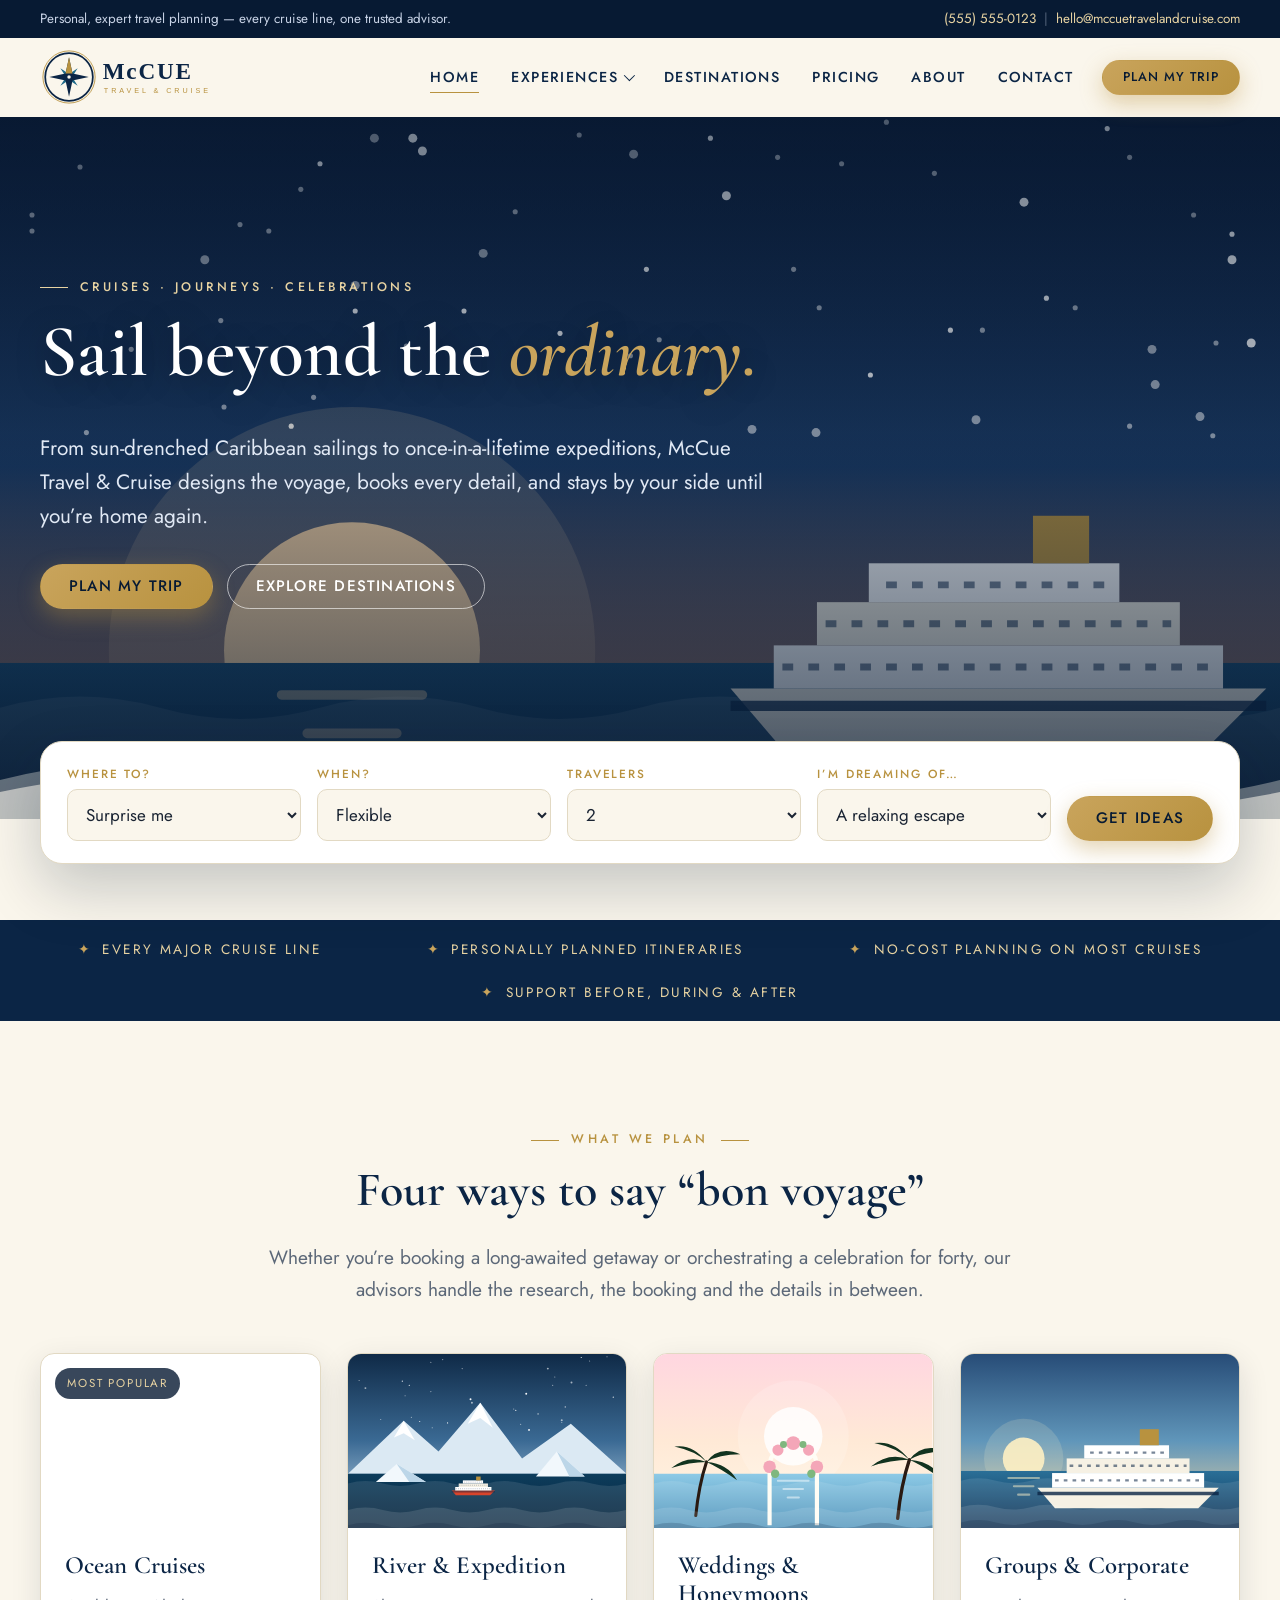
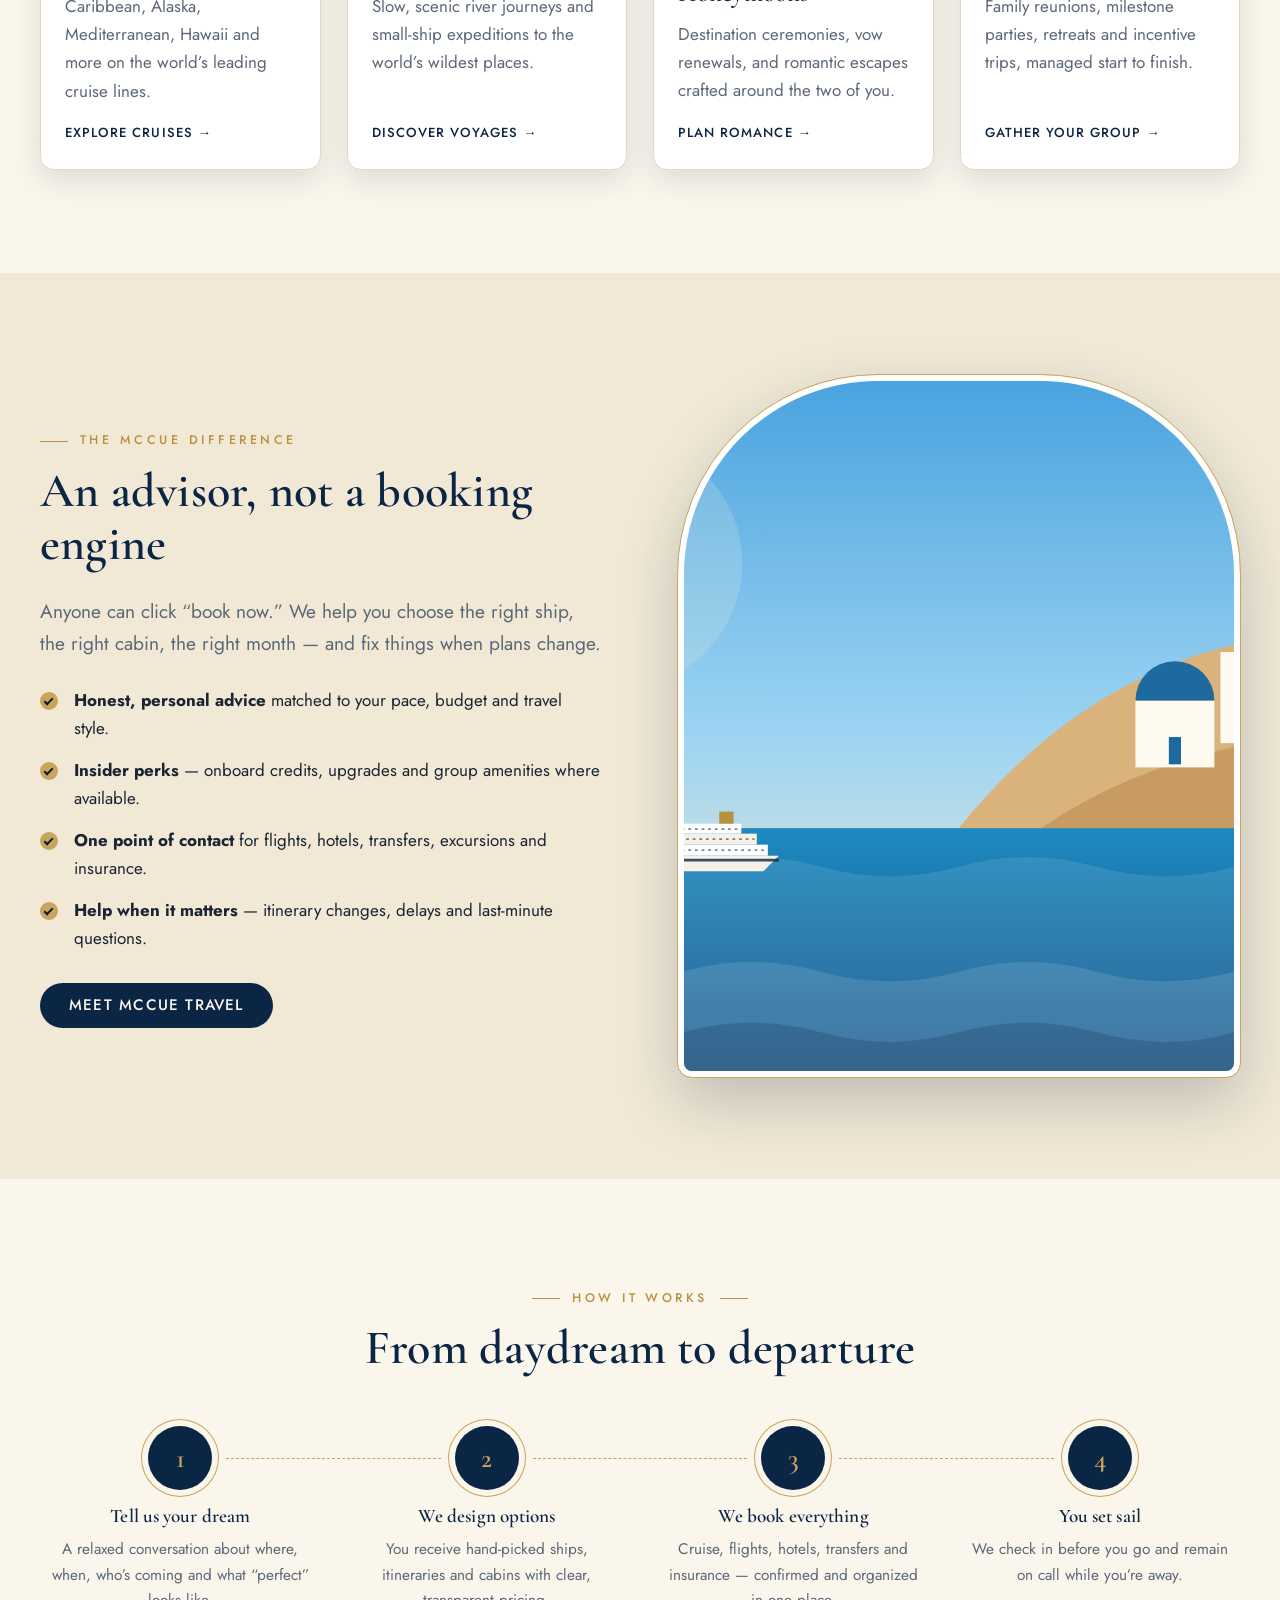
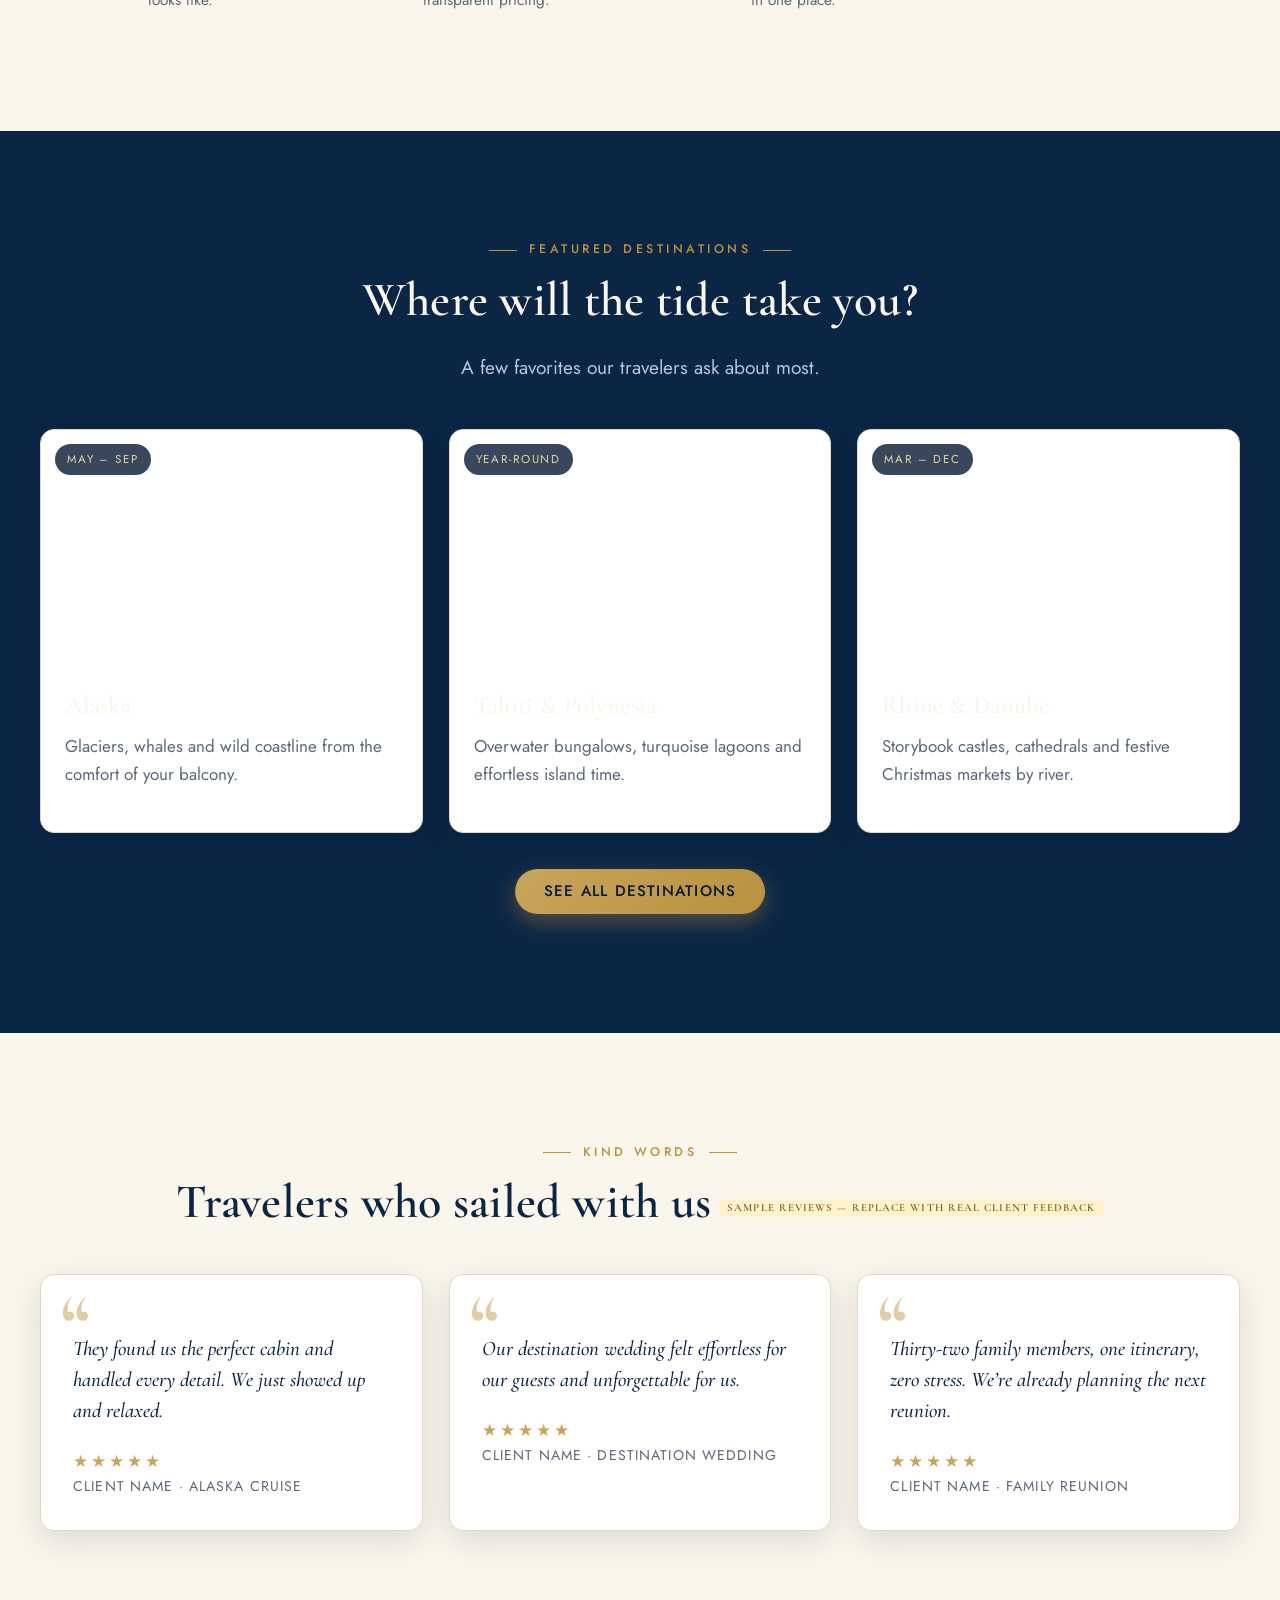
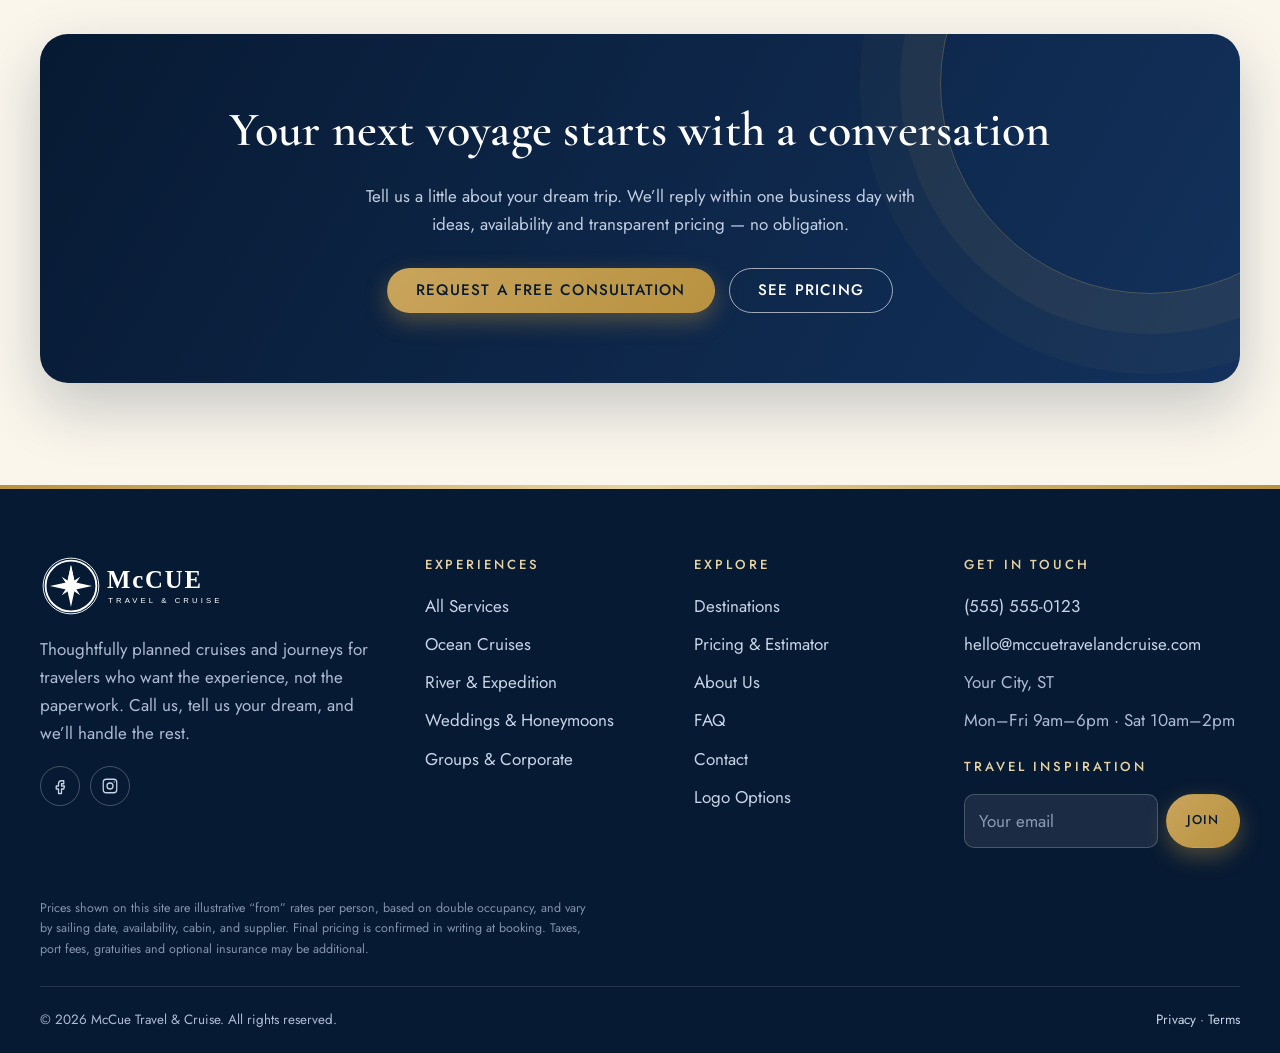
<file: index.html>
<!doctype html>
<html lang="en">
<head>
<meta charset="utf-8">
<meta name="viewport" content="width=device-width,initial-scale=1">
<title>McCue Travel &amp; Cruise | Personally Planned Cruises &amp; Journeys</title>
<meta name="description" content="McCue Travel &amp; Cruise plans ocean cruises, river and expedition voyages, destination weddings and honeymoons, and group travel — with one trusted advisor from first idea to final farewell.">
<meta name="theme-color" content="#0b2545">
<meta property="og:title" content="McCue Travel &amp; Cruise">
<meta property="og:description" content="Personally planned cruises and journeys, from first idea to final farewell.">
<meta property="og:type" content="website">
<link rel="icon" href="assets/favicon.svg" type="image/svg+xml">
<link rel="preconnect" href="https://fonts.googleapis.com">
<link rel="preconnect" href="https://fonts.gstatic.com" crossorigin>
<link href="https://fonts.googleapis.com/css2?family=Cormorant+Garamond:ital,wght@0,500;0,600;0,700;1,500;1,600&family=Jost:wght@300;400;500;600&display=swap" rel="stylesheet">
<link rel="stylesheet" href="assets/css/styles.css">
<script src="assets/js/main.js" defer></script>
<script type="application/ld+json">
{"@context":"https://schema.org","@type":"TravelAgency","name":"McCue Travel & Cruise","description":"Cruise and travel planning: ocean cruises, river and expedition voyages, destination weddings, honeymoons and group travel.","url":"https://www.example.com/"}
</script>
</head>
<body>
<header id="site-header"></header>

<main id="main">
  <!-- HERO -->
  <section class="hero">
    <div class="scene" data-scene="hero"></div>
    <div class="container">
      <div class="hero-inner">
        <span class="eyebrow">Cruises · Journeys · Celebrations</span>
        <h1>Sail beyond the <em>ordinary.</em></h1>
        <p class="lead">From sun-drenched Caribbean sailings to once-in-a-lifetime expeditions, McCue Travel &amp; Cruise designs the voyage, books every detail, and stays by your side until you’re home again.</p>
        <div class="hero-actions">
          <a class="btn btn-primary" href="contact.html">Plan My Trip</a>
          <a class="btn btn-ghost" href="destinations.html">Explore Destinations</a>
        </div>
      </div>
    </div>
    <div class="hero-waves" aria-hidden="true"></div>
  </section>

  <!-- QUICK ENQUIRY -->
  <div class="quickbar container">
    <form id="quickbar-form" aria-label="Start your trip request">
      <div><label for="q-dest">Where to?</label>
        <select id="q-dest" name="destination">
          <option value="">Surprise me</option>
          <option>Caribbean &amp; Bahamas</option><option>Alaska</option><option>Mediterranean</option>
          <option>Greek Isles</option><option>Mexican Riviera</option><option>Hawaii</option>
          <option>Norwegian Fjords</option><option>Rhine &amp; Danube River</option>
          <option>Galápagos</option><option>Antarctica</option><option>Tahiti &amp; French Polynesia</option>
        </select></div>
      <div><label for="q-month">When?</label>
        <select id="q-month" name="month">
          <option value="">Flexible</option><option>Next 3 months</option><option>3–6 months out</option>
          <option>6–12 months out</option><option>More than a year out</option>
        </select></div>
      <div><label for="q-trav">Travelers</label>
        <select id="q-trav" name="travelers">
          <option>2</option><option>1</option><option>3–4</option><option>5–8</option><option>9+ (group)</option>
        </select></div>
      <div><label for="q-style">I’m dreaming of…</label>
        <select id="q-style" name="style">
          <option>A relaxing escape</option><option>A bucket-list adventure</option><option>A wedding or honeymoon</option><option>A family or group getaway</option>
        </select></div>
      <button class="btn btn-primary" type="submit">Get Ideas</button>
    </form>
  </div>

  <!-- TRUST STRIP -->
  <div class="strip" style="margin-top:56px"><div class="container">
    <span>Every major cruise line</span><span>Personally planned itineraries</span><span>No-cost planning on most cruises</span><span>Support before, during &amp; after</span>
  </div></div>

  <!-- EXPERIENCES -->
  <section class="section">
    <div class="container">
      <div class="center reveal">
        <span class="eyebrow">What we plan</span>
        <h2>Four ways to say “bon voyage”</h2>
        <p class="lead">Whether you’re booking a long-awaited getaway or orchestrating a celebration for forty, our advisors handle the research, the booking and the details in between.</p>
      </div>
      <div class="grid g4" style="margin-top:48px">
        <article class="card reveal"><div class="scene" data-scene="caribbean"><span class="badge">Most popular</span></div>
          <div class="body"><h3>Ocean Cruises</h3><p>Caribbean, Alaska, Mediterranean, Hawaii and more on the world’s leading cruise lines.</p><a class="more" href="ocean-cruises.html">Explore cruises</a></div></article>
        <article class="card reveal d1"><div class="scene" data-scene="expedition"></div>
          <div class="body"><h3>River &amp; Expedition</h3><p>Slow, scenic river journeys and small-ship expeditions to the world’s wildest places.</p><a class="more" href="river-expedition.html">Discover voyages</a></div></article>
        <article class="card reveal d2"><div class="scene" data-scene="wedding"></div>
          <div class="body"><h3>Weddings &amp; Honeymoons</h3><p>Destination ceremonies, vow renewals, and romantic escapes crafted around the two of you.</p><a class="more" href="weddings-honeymoons.html">Plan romance</a></div></article>
        <article class="card reveal d3"><div class="scene" data-scene="group"></div>
          <div class="body"><h3>Groups &amp; Corporate</h3><p>Family reunions, milestone parties, retreats and incentive trips, managed start to finish.</p><a class="more" href="groups-corporate.html">Gather your group</a></div></article>
      </div>
    </div>
  </section>

  <!-- WHY US -->
  <section class="section alt">
    <div class="container split">
      <div class="reveal">
        <span class="eyebrow">The McCue difference</span>
        <h2>An advisor, not a booking engine</h2>
        <p class="lead">Anyone can click “book now.” We help you choose the right ship, the right cabin, the right month — and fix things when plans change.</p>
        <ul class="ticks">
          <li><strong>Honest, personal advice</strong> matched to your pace, budget and travel style.</li>
          <li><strong>Insider perks</strong> — onboard credits, upgrades and group amenities where available.</li>
          <li><strong>One point of contact</strong> for flights, hotels, transfers, excursions and insurance.</li>
          <li><strong>Help when it matters</strong> — itinerary changes, delays and last-minute questions.</li>
        </ul>
        <a class="btn btn-navy" href="about.html">Meet McCue Travel</a>
      </div>
      <div class="frame reveal d1"><div class="scene" data-scene="mediterranean" style="height:100%"></div></div>
    </div>
  </section>

  <!-- PROCESS -->
  <section class="section">
    <div class="container">
      <div class="center reveal"><span class="eyebrow">How it works</span><h2>From daydream to departure</h2></div>
      <div class="steps" style="margin-top:50px">
        <div class="step reveal"><h4>Tell us your dream</h4><p>A relaxed conversation about where, when, who’s coming and what “perfect” looks like.</p></div>
        <div class="step reveal d1"><h4>We design options</h4><p>You receive hand-picked ships, itineraries and cabins with clear, transparent pricing.</p></div>
        <div class="step reveal d2"><h4>We book everything</h4><p>Cruise, flights, hotels, transfers and insurance — confirmed and organized in one place.</p></div>
        <div class="step reveal d3"><h4>You set sail</h4><p>We check in before you go and remain on call while you’re away.</p></div>
      </div>
    </div>
  </section>

  <!-- DESTINATIONS TEASER -->
  <section class="section dark">
    <div class="container">
      <div class="center reveal"><span class="eyebrow">Featured destinations</span><h2>Where will the tide take you?</h2><p class="lead">A few favorites our travelers ask about most.</p></div>
      <div class="grid g3" style="margin-top:46px">
        <a class="card reveal" href="destinations.html" style="text-decoration:none"><div class="scene" data-scene="alaska"><span class="badge">May – Sep</span></div><div class="body"><h3>Alaska</h3><p>Glaciers, whales and wild coastline from the comfort of your balcony.</p></div></a>
        <a class="card reveal d1" href="destinations.html" style="text-decoration:none"><div class="scene" data-scene="polynesia"><span class="badge">Year-round</span></div><div class="body"><h3>Tahiti &amp; Polynesia</h3><p>Overwater bungalows, turquoise lagoons and effortless island time.</p></div></a>
        <a class="card reveal d2" href="destinations.html" style="text-decoration:none"><div class="scene" data-scene="river"><span class="badge">Mar – Dec</span></div><div class="body"><h3>Rhine &amp; Danube</h3><p>Storybook castles, cathedrals and festive Christmas markets by river.</p></div></a>
      </div>
      <p class="center" style="margin-top:36px"><a class="btn btn-primary" href="destinations.html">See all destinations</a></p>
    </div>
  </section>

  <!-- TESTIMONIALS (SAMPLE) -->
  <section class="section">
    <div class="container">
      <div class="center reveal"><span class="eyebrow">Kind words</span><h2>Travelers who sailed with us<span class="sample-tag">Sample reviews — replace with real client feedback</span></h2></div>
      <div class="grid g3" style="margin-top:44px">
        <figure class="quote reveal" style="margin:0"><p>They found us the perfect cabin and handled every detail. We just showed up and relaxed.</p><div class="stars" aria-label="5 stars">★★★★★</div><div class="who">Client name · Alaska cruise</div></figure>
        <figure class="quote reveal d1" style="margin:0"><p>Our destination wedding felt effortless for our guests and unforgettable for us.</p><div class="stars" aria-label="5 stars">★★★★★</div><div class="who">Client name · Destination wedding</div></figure>
        <figure class="quote reveal d2" style="margin:0"><p>Thirty-two family members, one itinerary, zero stress. We’re already planning the next reunion.</p><div class="stars" aria-label="5 stars">★★★★★</div><div class="who">Client name · Family reunion</div></figure>
      </div>
    </div>
  </section>

  <section class="section" style="padding-top:0">
    <div class="container">
      <div class="cta-band reveal">
        <h2>Your next voyage starts with a conversation</h2>
        <p>Tell us a little about your dream trip. We’ll reply within one business day with ideas, availability and transparent pricing — no obligation.</p>
        <div class="hero-actions"><a class="btn btn-primary" href="contact.html">Request a Free Consultation</a><a class="btn btn-ghost" href="pricing.html">See Pricing</a></div>
      </div>
    </div>
  </section>
</main>

<footer id="site-footer"></footer>
</body>
</html>
</file>
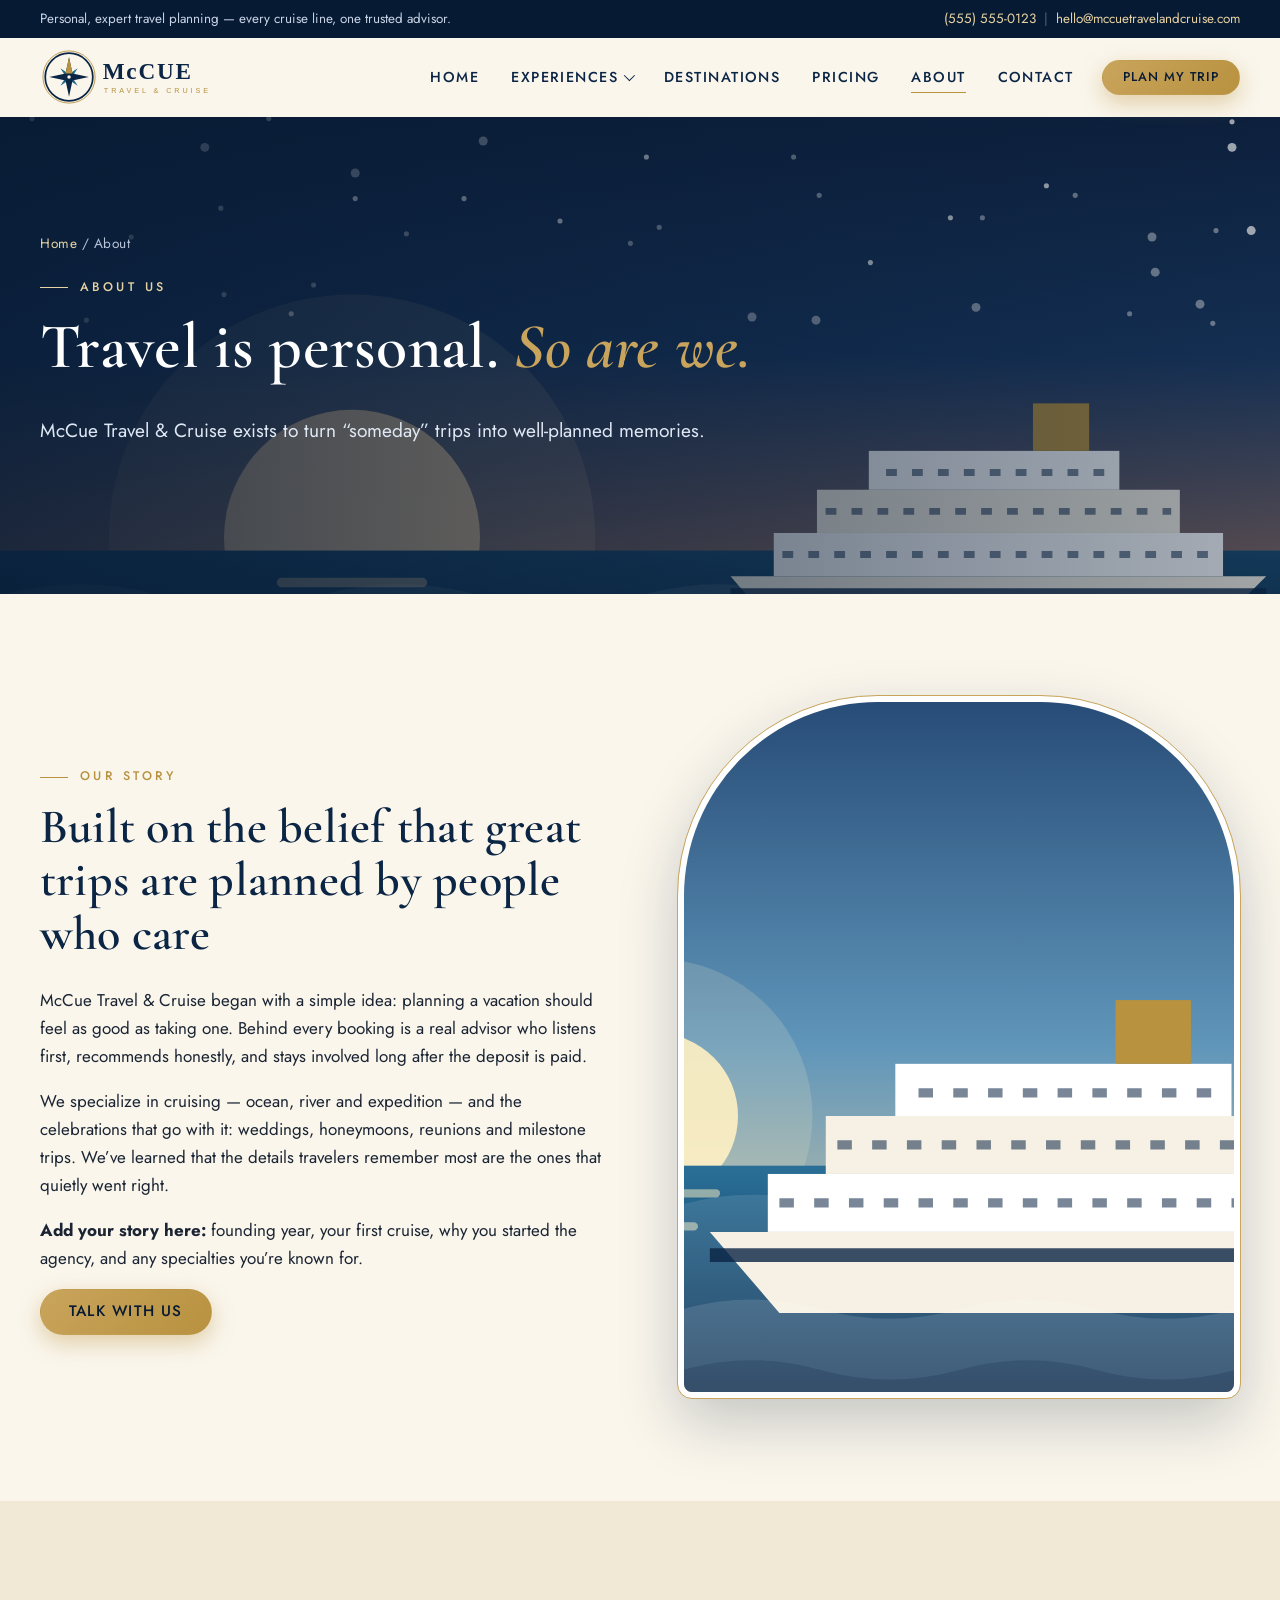
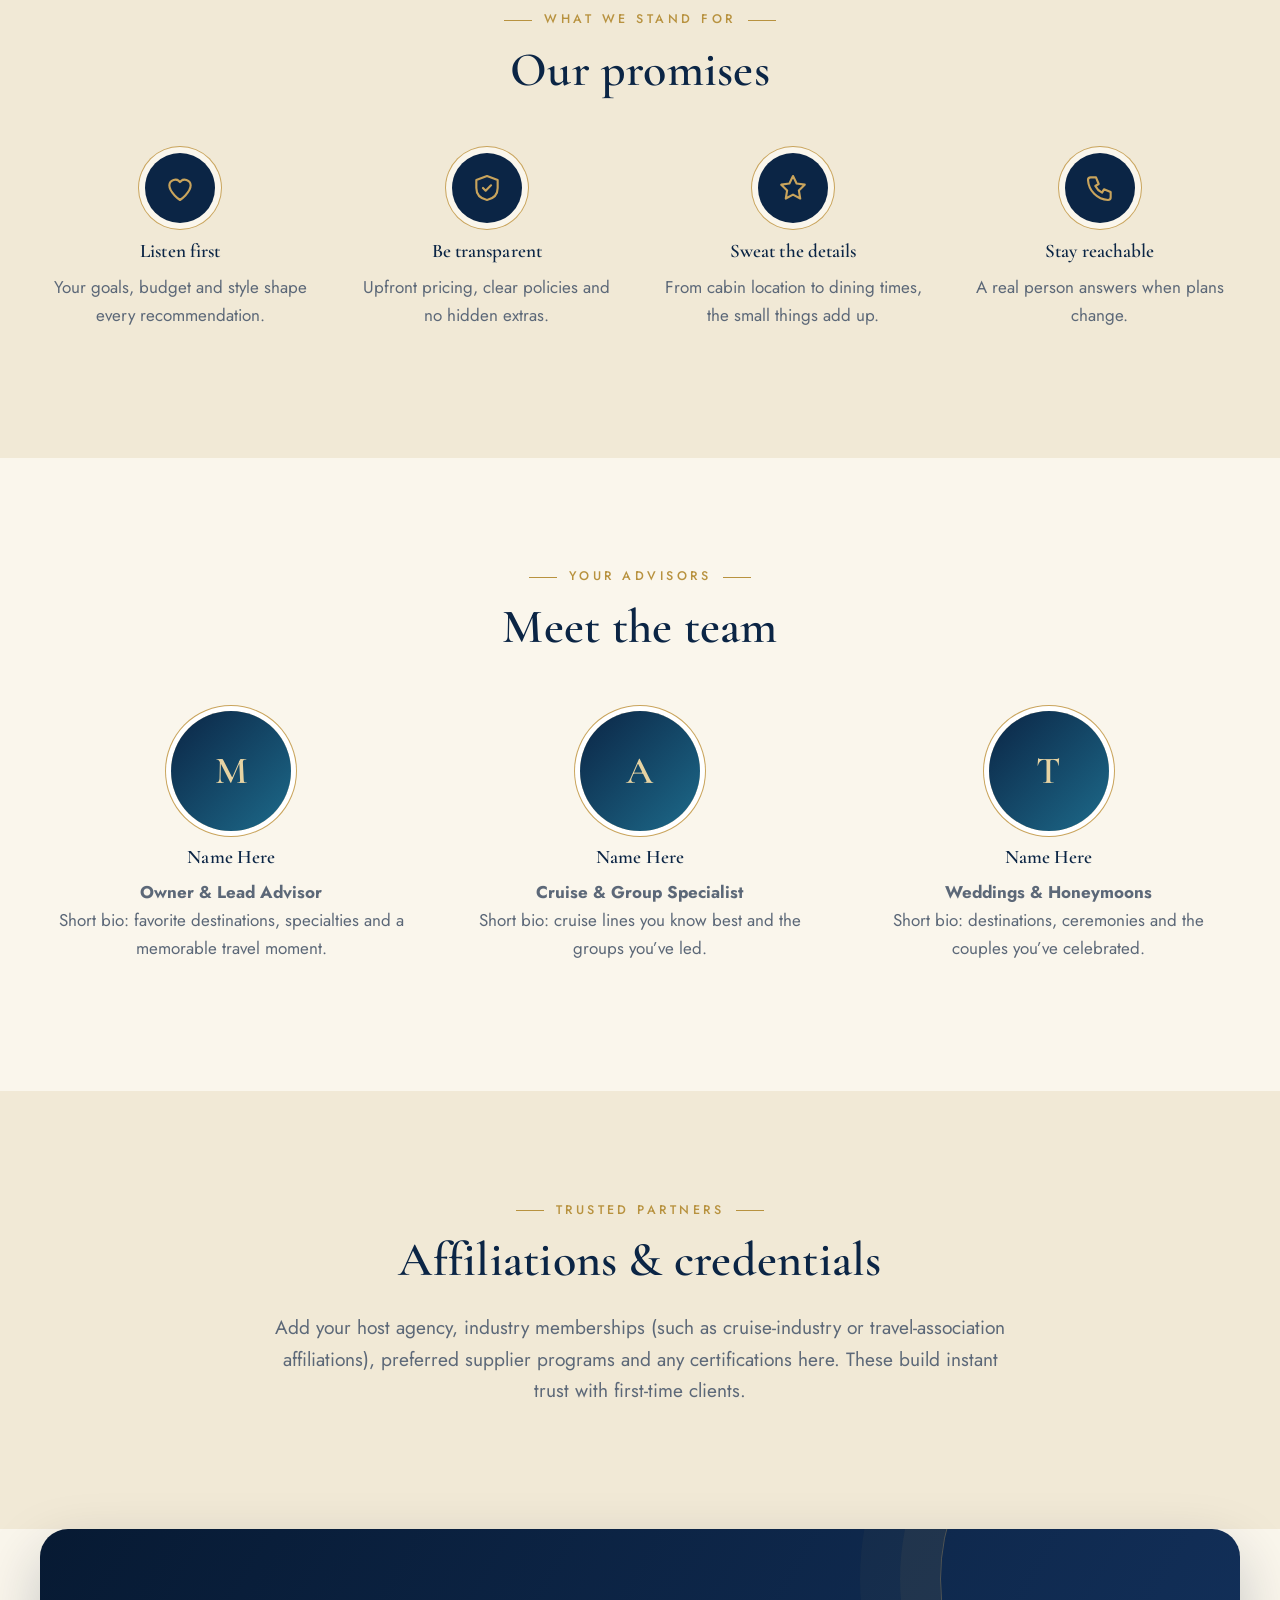
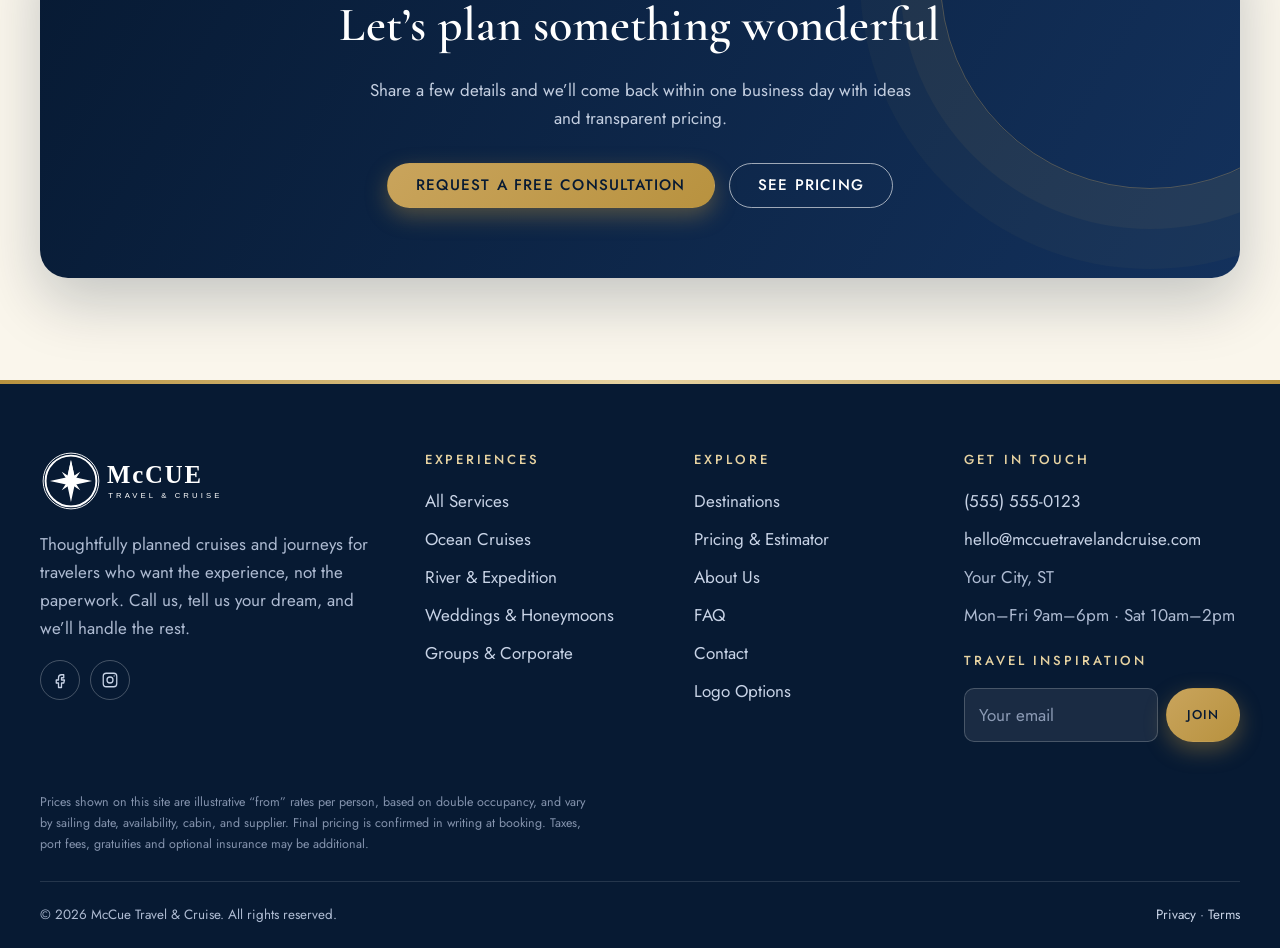
<file: about.html>
<!doctype html>
<html lang="en">
<head>
<meta charset="utf-8">
<meta name="viewport" content="width=device-width,initial-scale=1">
<title>About | McCue Travel & Cruise</title>
<meta name="description" content="Meet McCue Travel & Cruise — a personal, advisor-led travel agency specializing in cruises, expedition voyages, weddings and group travel.">
<meta name="theme-color" content="#0b2545">
<meta property="og:title" content="About | McCue Travel & Cruise">
<meta property="og:description" content="Meet McCue Travel & Cruise — a personal, advisor-led travel agency specializing in cruises, expedition voyages, weddings and group travel.">
<meta property="og:type" content="website">
<link rel="icon" href="assets/favicon.svg" type="image/svg+xml">
<link rel="preconnect" href="https://fonts.googleapis.com">
<link rel="preconnect" href="https://fonts.gstatic.com" crossorigin>
<link href="https://fonts.googleapis.com/css2?family=Cormorant+Garamond:ital,wght@0,500;0,600;0,700;1,500;1,600&family=Jost:wght@300;400;500;600&display=swap" rel="stylesheet">
<link rel="stylesheet" href="assets/css/styles.css">
<script src="assets/js/main.js" defer></script>
</head>
<body>
<header id="site-header"></header>
<main id="main">
<section class="page-hero">
  <div class="scene" data-scene="hero"></div>
  <div class="container"><div class="inner">
    <div class="crumbs"><a href="index.html">Home</a> / About</div>
    <span class="eyebrow">About us</span>
    <h1>Travel is personal. <em style="color:var(--gold)">So are we.</em></h1>
    <p class="lead">McCue Travel &amp; Cruise exists to turn “someday” trips into well-planned memories.</p>
    
  </div></div>
</section>

<!-- Replace the copy below with your real agency story, founding year and credentials. -->
<section class="section">
  <div class="container split">
    <div class="reveal">
      <span class="eyebrow">Our story</span>
      <h2>Built on the belief that great trips are planned by people who care</h2>
      <p>McCue Travel &amp; Cruise began with a simple idea: planning a vacation should feel as good as taking one. Behind every booking is a real advisor who listens first, recommends honestly, and stays involved long after the deposit is paid.</p>
      <p>We specialize in cruising — ocean, river and expedition — and the celebrations that go with it: weddings, honeymoons, reunions and milestone trips. We’ve learned that the details travelers remember most are the ones that quietly went right.</p>
      <p><strong>Add your story here:</strong> founding year, your first cruise, why you started the agency, and any specialties you’re known for.</p>
      <a class="btn btn-primary" href="contact.html">Talk with us</a>
    </div>
    <div class="frame reveal d1"><div class="scene" data-scene="group" style="height:100%"></div></div>
  </div>
</section>

<section class="section alt">
  <div class="container">
    <div class="center reveal"><span class="eyebrow">What we stand for</span><h2>Our promises</h2></div>
    <div class="grid g4" style="margin-top:46px">
<div class="icon-box reveal "><div class="ico" data-ico="heart"></div><h4>Listen first</h4><p>Your goals, budget and style shape every recommendation.</p></div><div class="icon-box reveal d1"><div class="ico" data-ico="shield"></div><h4>Be transparent</h4><p>Upfront pricing, clear policies and no hidden extras.</p></div><div class="icon-box reveal d2"><div class="ico" data-ico="star"></div><h4>Sweat the details</h4><p>From cabin location to dining times, the small things add up.</p></div><div class="icon-box reveal d3"><div class="ico" data-ico="phone"></div><h4>Stay reachable</h4><p>A real person answers when plans change.</p></div>
    </div>
  </div>
</section>

<section class="section">
  <div class="container">
    <div class="center reveal"><span class="eyebrow">Your advisors</span><h2>Meet the team</h2></div>
    <div class="grid g3" style="margin-top:46px">
      <div class="icon-box reveal"><div class="avatar" aria-hidden="true">M</div><h4>Name Here</h4><p><strong>Owner &amp; Lead Advisor</strong><br>Short bio: favorite destinations, specialties and a memorable travel moment.</p></div>
      <div class="icon-box reveal d1"><div class="avatar" aria-hidden="true">A</div><h4>Name Here</h4><p><strong>Cruise &amp; Group Specialist</strong><br>Short bio: cruise lines you know best and the groups you’ve led.</p></div>
      <div class="icon-box reveal d2"><div class="avatar" aria-hidden="true">T</div><h4>Name Here</h4><p><strong>Weddings &amp; Honeymoons</strong><br>Short bio: destinations, ceremonies and the couples you’ve celebrated.</p></div>
    </div>
  </div>
</section>

<section class="section alt">
  <div class="container center reveal">
    <span class="eyebrow">Trusted partners</span>
    <h2>Affiliations &amp; credentials</h2>
    <p class="lead">Add your host agency, industry memberships (such as cruise-industry or travel-association affiliations), preferred supplier programs and any certifications here. These build instant trust with first-time clients.</p>
  </div>
</section>
<section class="section" style="padding-top:0">
  <div class="container"><div class="cta-band reveal">
    <h2>Let’s plan something wonderful</h2><p>Share a few details and we’ll come back within one business day with ideas and transparent pricing.</p>
    <div class="hero-actions"><a class="btn btn-primary" href="contact.html">Request a Free Consultation</a><a class="btn btn-ghost" href="pricing.html">See Pricing</a></div>
  </div></div>
</section>
</main>
<footer id="site-footer"></footer>
</body>
</html>
</file>
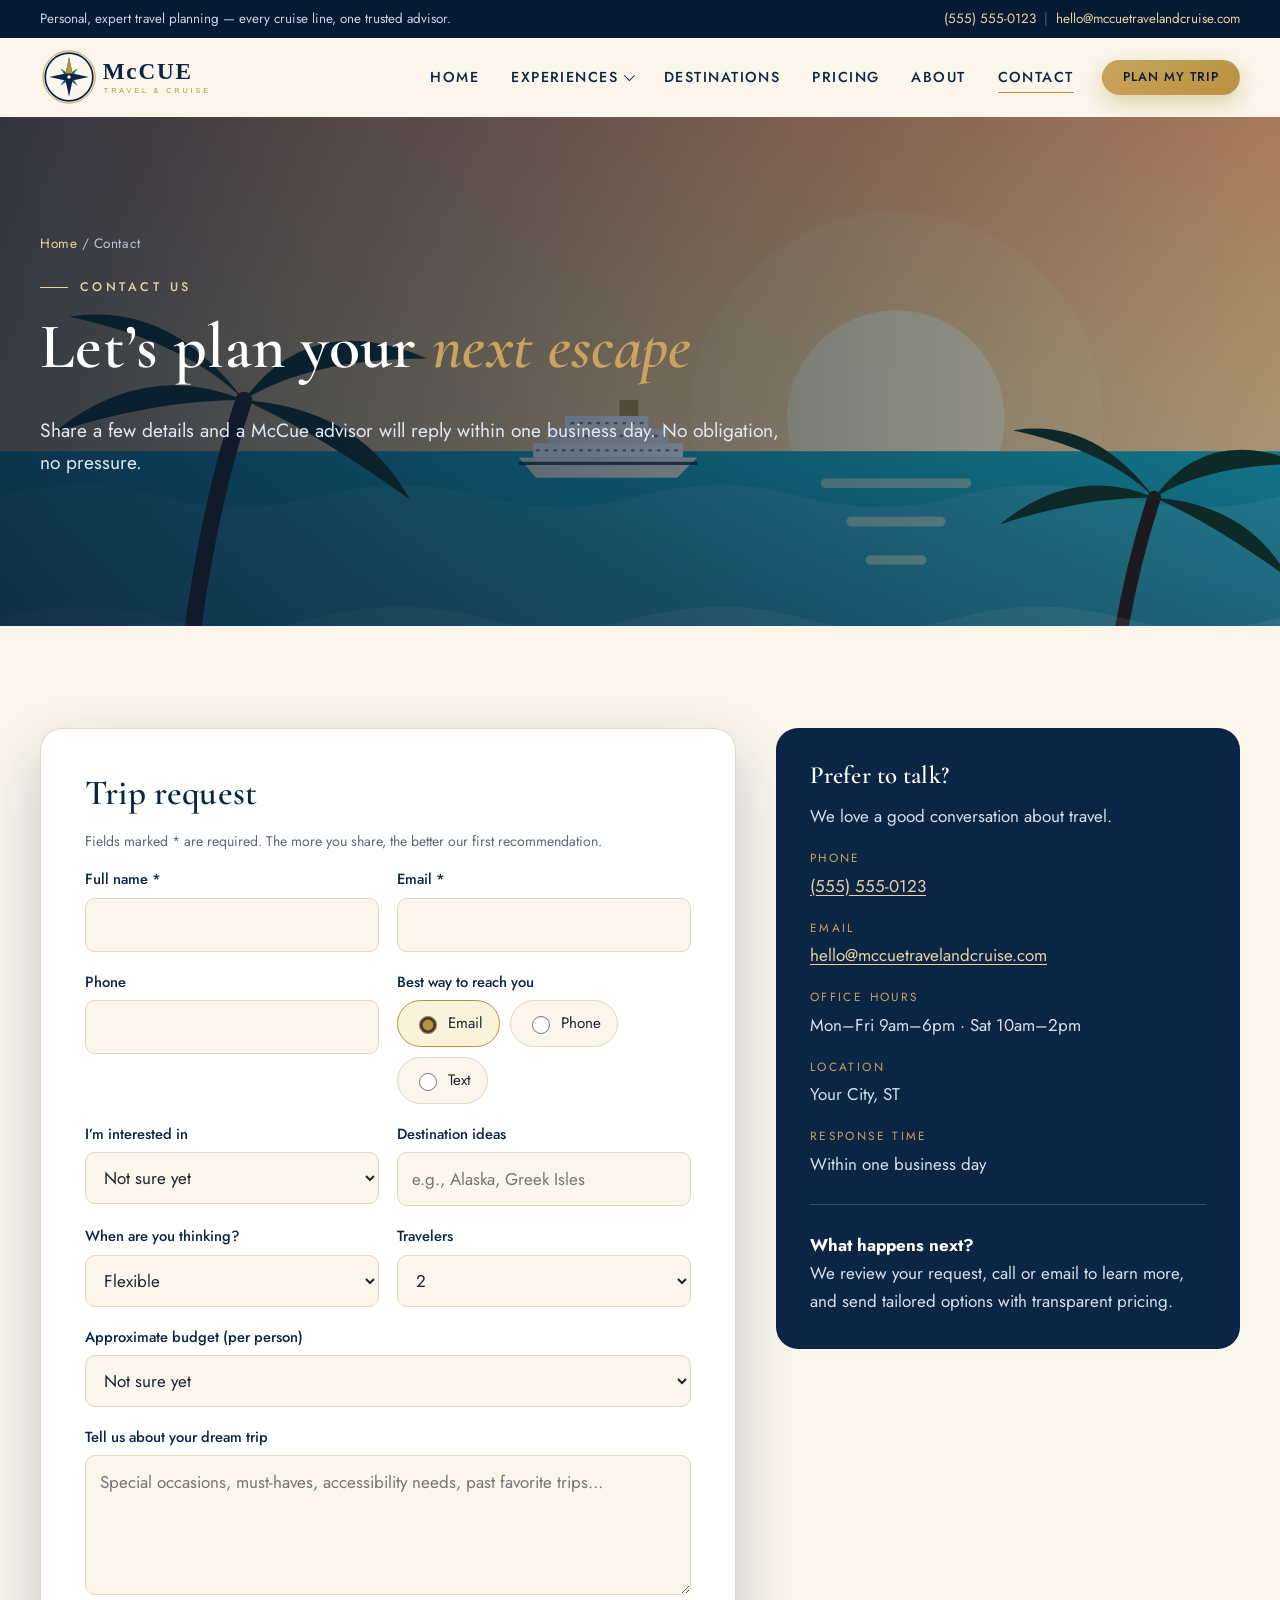
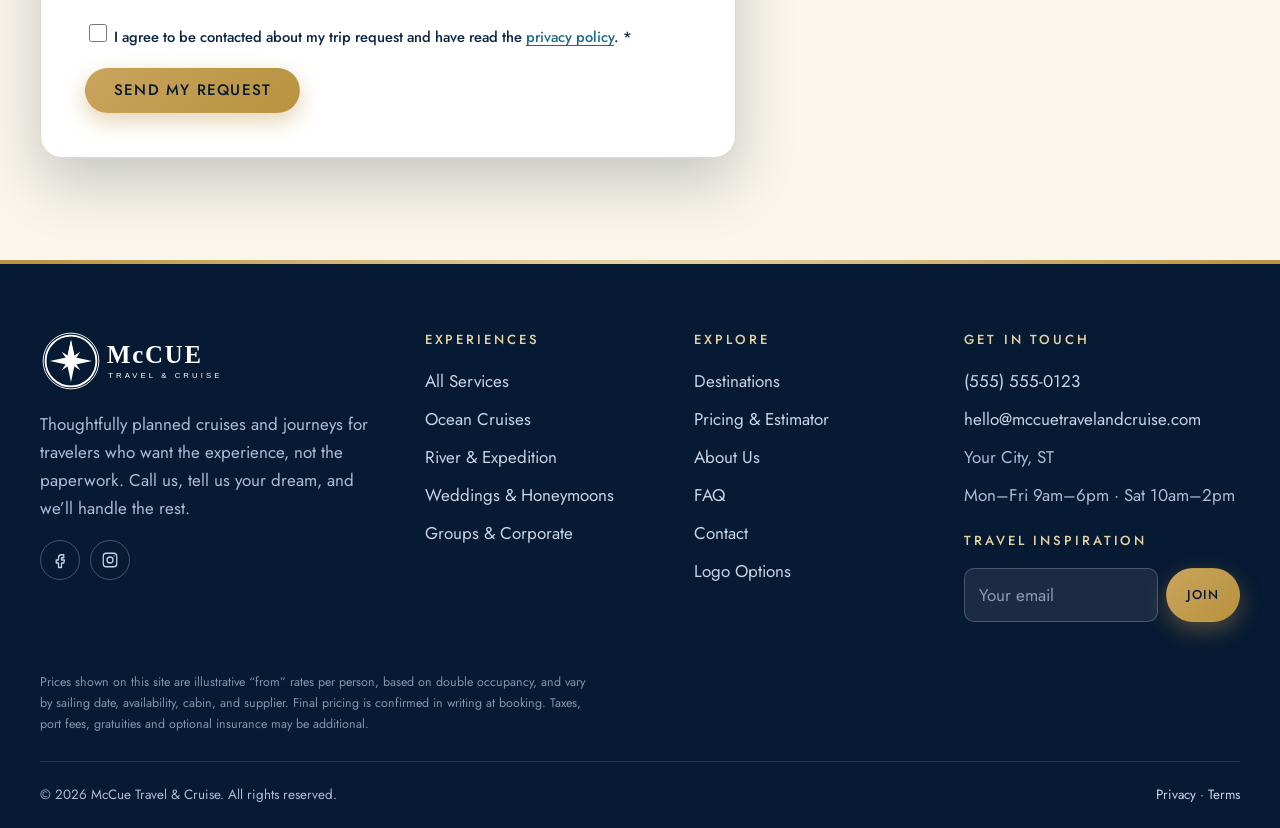
<file: contact.html>
<!doctype html>
<html lang="en">
<head>
<meta charset="utf-8">
<meta name="viewport" content="width=device-width,initial-scale=1">
<title>Contact | McCue Travel & Cruise</title>
<meta name="description" content="Request a free, no-obligation travel consultation with McCue Travel & Cruise. Tell us about your dream cruise, wedding, honeymoon or group trip.">
<meta name="theme-color" content="#0b2545">
<meta property="og:title" content="Contact | McCue Travel & Cruise">
<meta property="og:description" content="Request a free, no-obligation travel consultation with McCue Travel & Cruise. Tell us about your dream cruise, wedding, honeymoon or group trip.">
<meta property="og:type" content="website">
<link rel="icon" href="assets/favicon.svg" type="image/svg+xml">
<link rel="preconnect" href="https://fonts.googleapis.com">
<link rel="preconnect" href="https://fonts.gstatic.com" crossorigin>
<link href="https://fonts.googleapis.com/css2?family=Cormorant+Garamond:ital,wght@0,500;0,600;0,700;1,500;1,600&family=Jost:wght@300;400;500;600&display=swap" rel="stylesheet">
<link rel="stylesheet" href="assets/css/styles.css">
<script src="assets/js/main.js" defer></script>
</head>
<body>
<header id="site-header"></header>
<main id="main">
<section class="page-hero">
  <div class="scene" data-scene="caribbean"></div>
  <div class="container"><div class="inner">
    <div class="crumbs"><a href="index.html">Home</a> / Contact</div>
    <span class="eyebrow">Contact us</span>
    <h1>Let’s plan your <em style="color:var(--gold)">next escape</em></h1>
    <p class="lead">Share a few details and a McCue advisor will reply within one business day. No obligation, no pressure.</p>
    
  </div></div>
</section>

<section class="section" id="plan">
  <div class="container contact-grid">
    <div class="form-card reveal">
      <h2 style="font-size:2.2rem">Trip request</h2>
      <p class="note">Fields marked * are required. The more you share, the better our first recommendation.</p>
      <form data-form="contact" novalidate>
        <div class="hp" aria-hidden="true"><label>Leave blank<input type="text" name="company_website" tabindex="-1" autocomplete="off"></label></div>
        <div class="row2">
          <div class="field"><label for="name">Full name *</label><input id="name" name="name" type="text" autocomplete="name" required><div class="error">Please enter your name.</div></div>
          <div class="field"><label for="email">Email *</label><input id="email" name="email" type="email" autocomplete="email" required><div class="error">Please enter a valid email.</div></div>
        </div>
        <div class="row2">
          <div class="field"><label for="phone">Phone</label><input id="phone" name="phone" type="tel" autocomplete="tel"></div>
          <div class="field"><span class="legend">Best way to reach you</span>
            <div class="choices"><label class="choice"><input type="radio" name="contact-method" value="Email" checked> Email</label><label class="choice"><input type="radio" name="contact-method" value="Phone"> Phone</label><label class="choice"><input type="radio" name="contact-method" value="Text"> Text</label></div></div>
        </div>
        <div class="row2">
          <div class="field"><label for="service">I’m interested in</label>
            <select id="service" name="service">
              <option value="">Not sure yet</option>
              <option value="ocean">Ocean cruise</option><option value="river">River cruise</option><option value="expedition">Expedition voyage</option>
              <option value="wedding">Wedding or honeymoon</option><option value="group">Group or corporate travel</option><option value="quote">A custom quote</option>
            </select></div>
          <div class="field"><label for="destination">Destination ideas</label><input id="destination" name="destination" type="text" placeholder="e.g., Alaska, Greek Isles"></div>
        </div>
        <div class="row2">
          <div class="field"><label for="month">When are you thinking?</label>
            <select id="month" name="month"><option value="">Flexible</option><option>Next 3 months</option><option>3–6 months out</option><option>6–12 months out</option><option>More than a year out</option></select></div>
          <div class="field"><label for="travelers">Travelers</label>
            <select id="travelers" name="travelers"><option>1</option><option selected>2</option><option>3–4</option><option>5–8</option><option>9+ (group)</option></select></div>
        </div>
        <div class="field"><label for="budget">Approximate budget (per person)</label>
          <select id="budget" name="budget"><option value="">Not sure yet</option><option>Under $1,500</option><option>$1,500 – $3,000</option><option>$3,000 – $6,000</option><option>$6,000+</option></select></div>
        <div class="field"><label for="message">Tell us about your dream trip</label><textarea id="message" name="message" placeholder="Special occasions, must-haves, accessibility needs, past favorite trips…"></textarea></div>
        <div class="field"><label class="check"><input type="checkbox" name="consent" required> <span>I agree to be contacted about my trip request and have read the <a href="privacy.html">privacy policy</a>. *</span></label><div class="error">Please confirm to continue.</div></div>
        <button class="btn btn-primary" type="submit">Send My Request</button>
        <div class="form-status" role="status"></div>
      </form>
    </div>
    <aside class="aside-card reveal d1">
      <h3>Prefer to talk?</h3>
      <p>We love a good conversation about travel.</p>
      <dl>
        <dt>Phone</dt><dd><a href="tel:+15555550123" data-config="phone">(555) 555-0123</a></dd>
        <dt>Email</dt><dd><a href="mailto:hello@mccuetravelandcruise.com" data-config="email">hello@mccuetravelandcruise.com</a></dd>
        <dt>Office hours</dt><dd data-config="hours">Mon–Fri 9am–6pm · Sat 10am–2pm</dd>
        <dt>Location</dt><dd data-config="location">Your City, ST</dd>
        <dt>Response time</dt><dd>Within one business day</dd>
      </dl>
      <hr style="border:0;border-top:1px solid rgba(255,255,255,.18);margin:26px 0">
      <p style="margin:0"><strong style="color:#fff">What happens next?</strong><br>We review your request, call or email to learn more, and send tailored options with transparent pricing.</p>
    </aside>
  </div>
</section>
</main>
<footer id="site-footer"></footer>
</body>
</html>
</file>
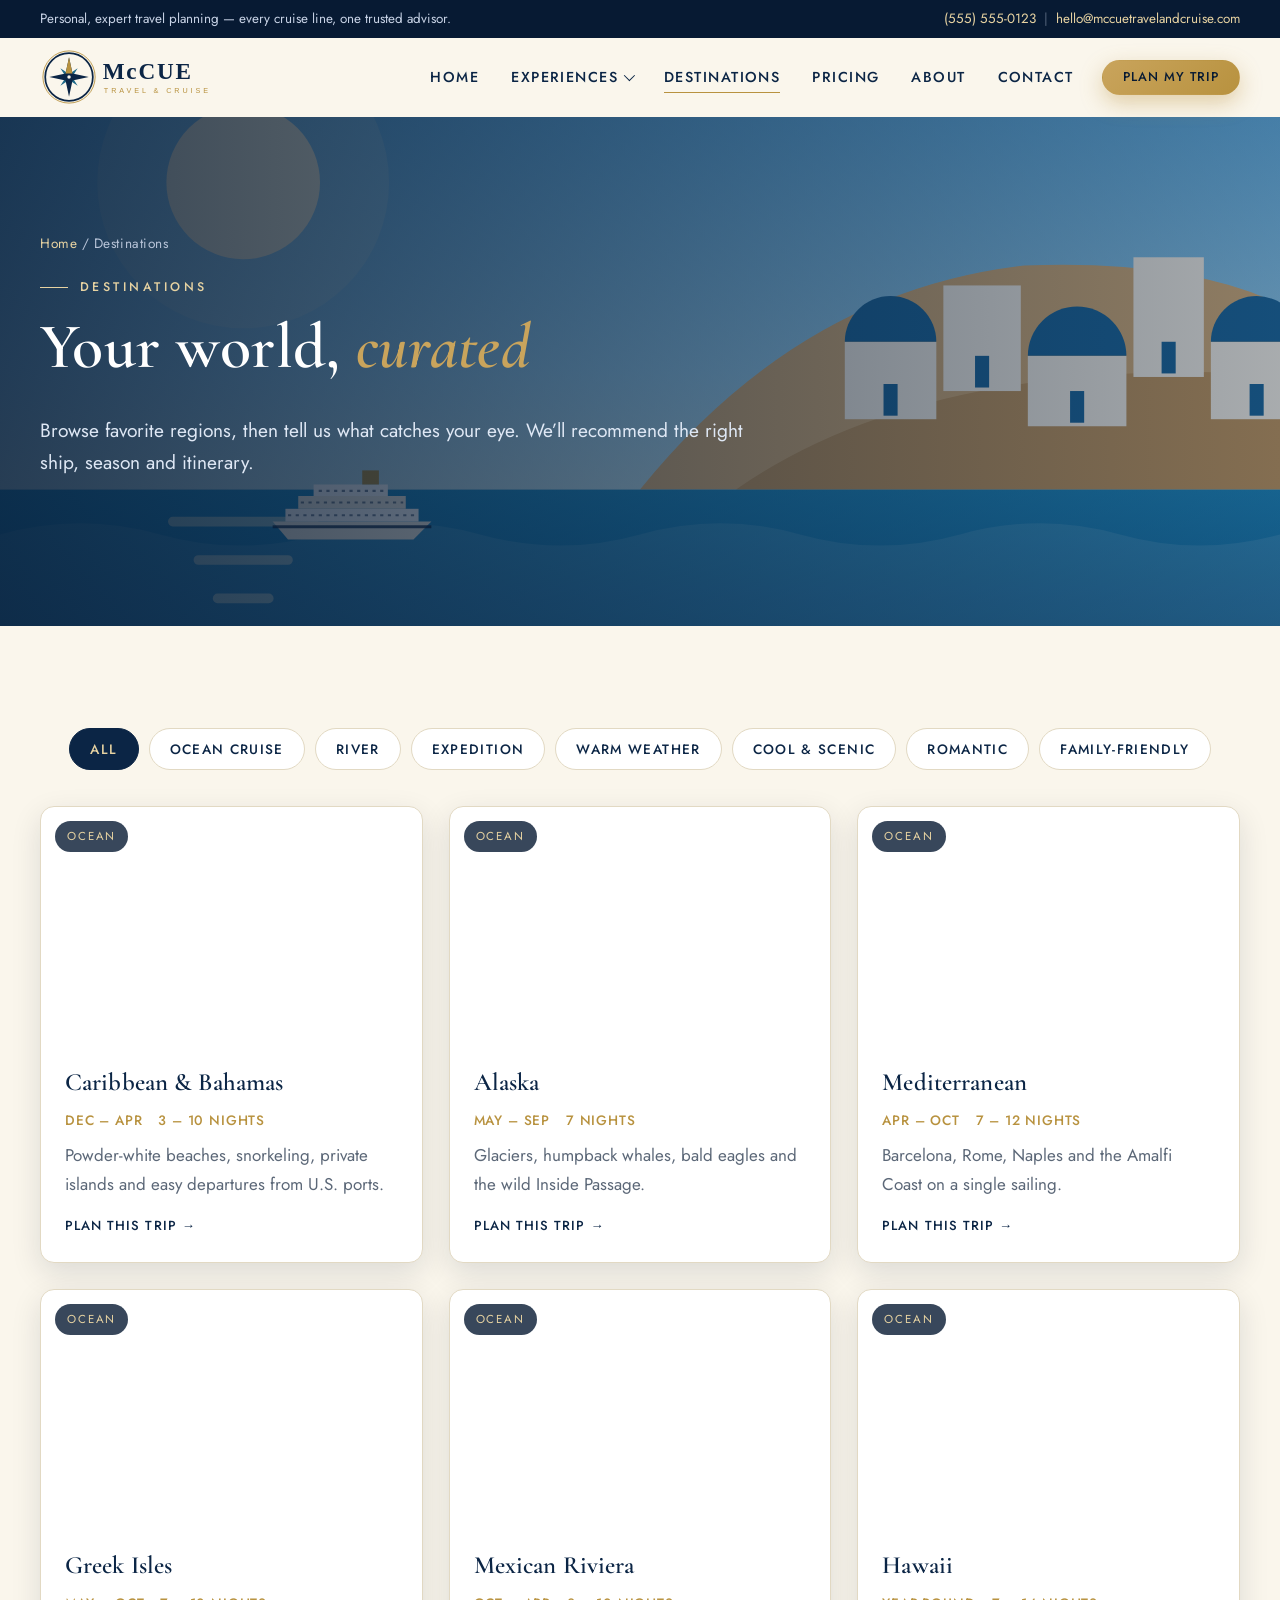
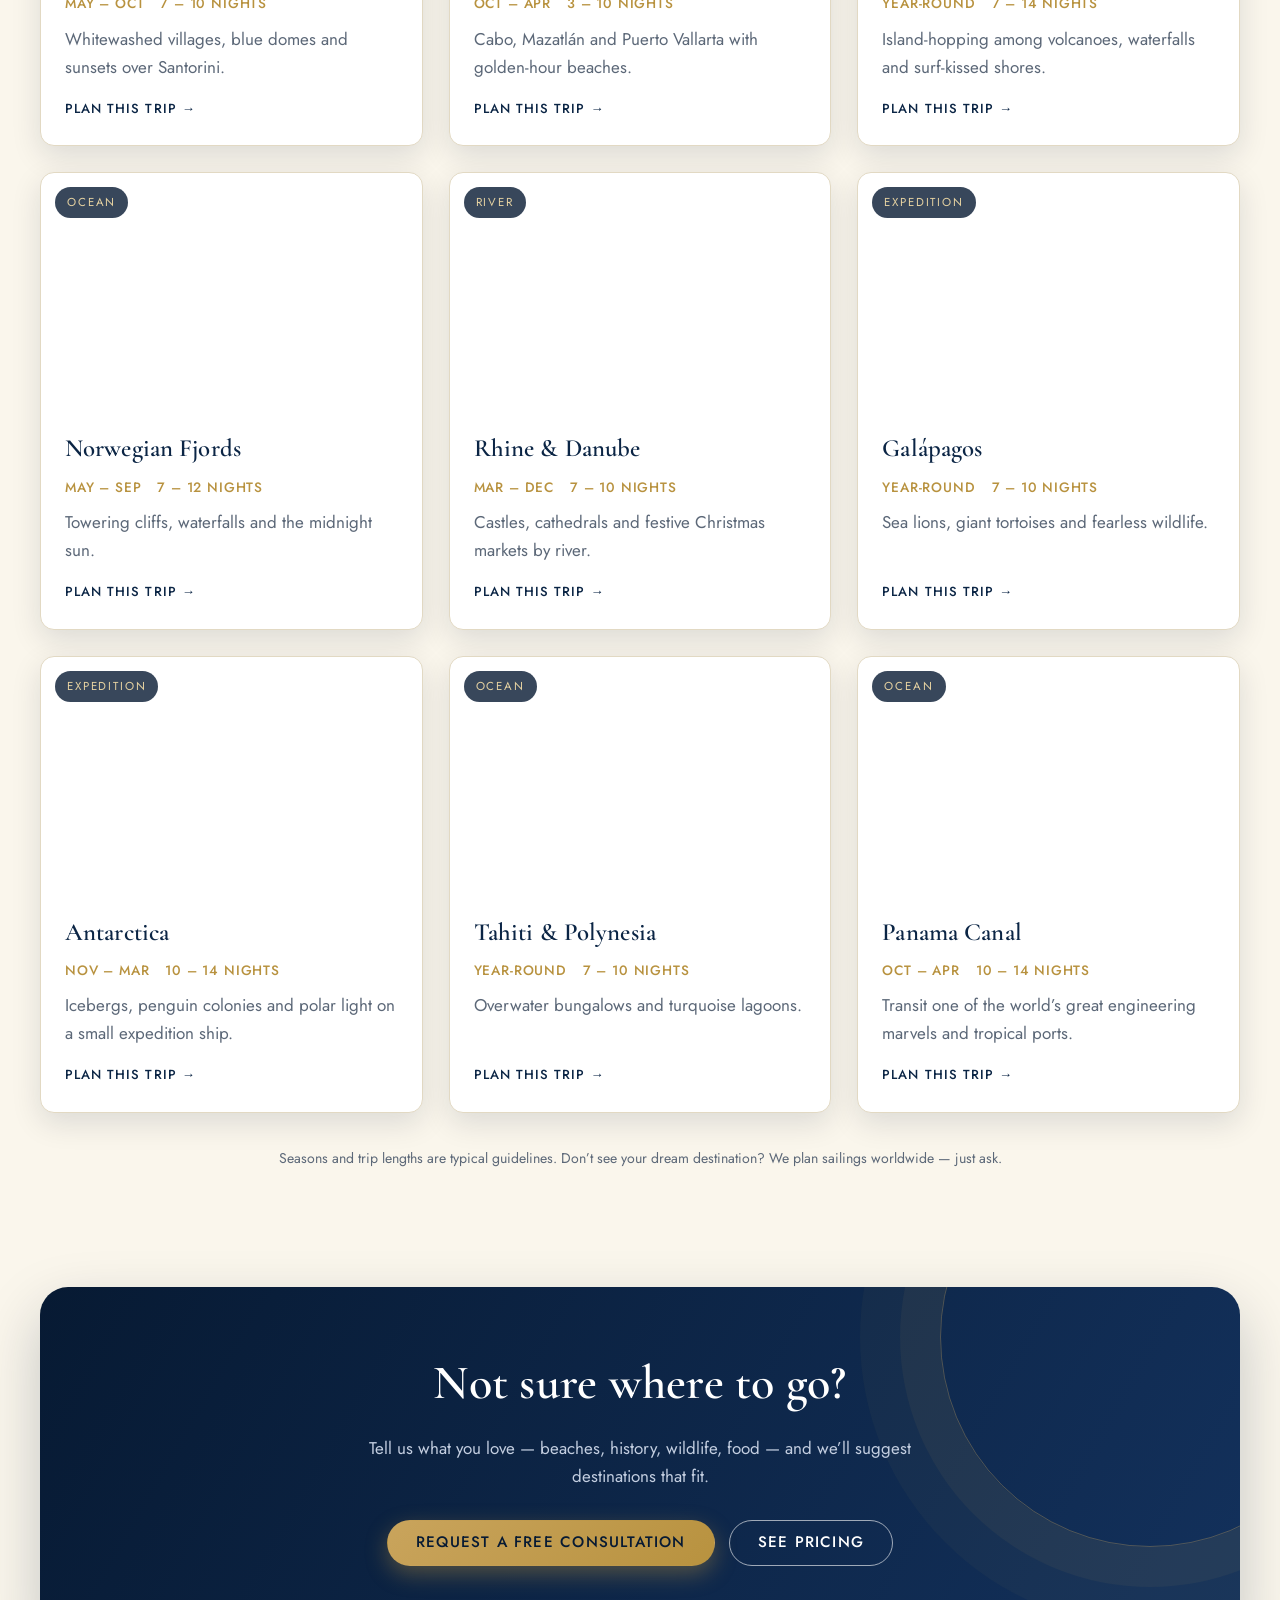
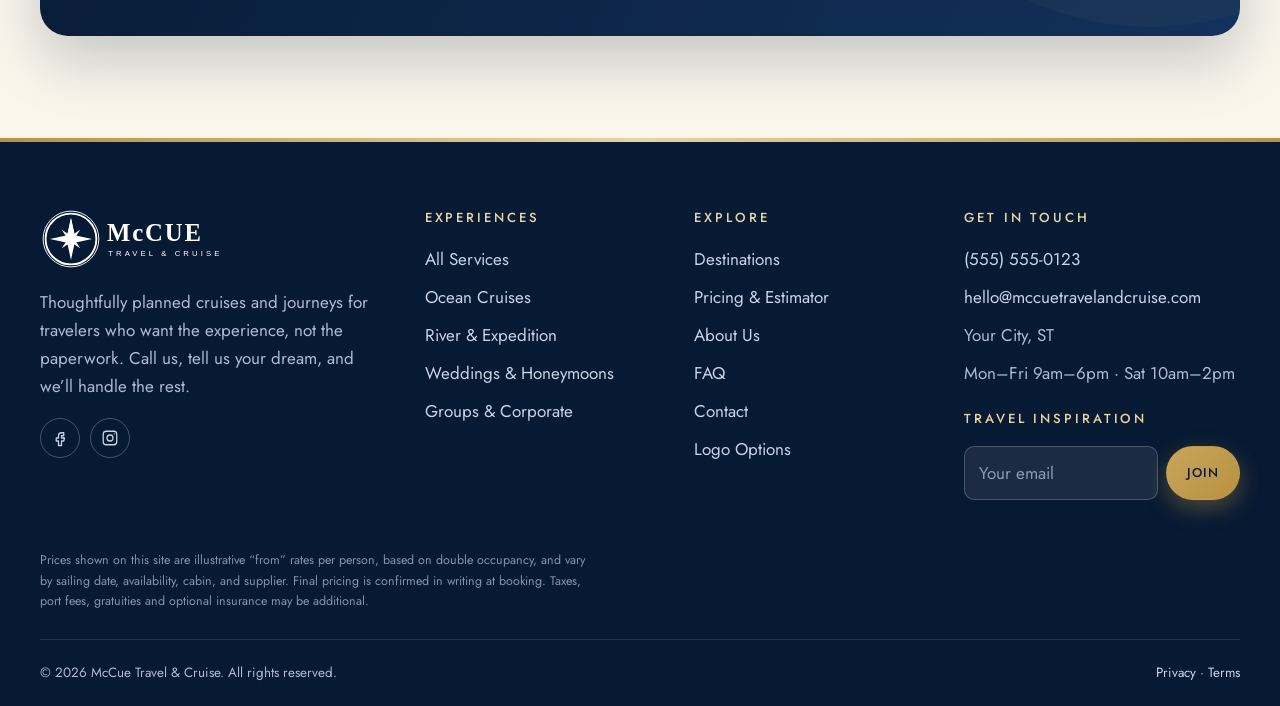
<file: destinations.html>
<!doctype html>
<html lang="en">
<head>
<meta charset="utf-8">
<meta name="viewport" content="width=device-width,initial-scale=1">
<title>Destinations | McCue Travel & Cruise</title>
<meta name="description" content="Explore popular cruise destinations — Caribbean, Alaska, Mediterranean, Hawaii, Galápagos, Antarctica and more — with best seasons and typical trip lengths.">
<meta name="theme-color" content="#0b2545">
<meta property="og:title" content="Destinations | McCue Travel & Cruise">
<meta property="og:description" content="Explore popular cruise destinations — Caribbean, Alaska, Mediterranean, Hawaii, Galápagos, Antarctica and more — with best seasons and typical trip lengths.">
<meta property="og:type" content="website">
<link rel="icon" href="assets/favicon.svg" type="image/svg+xml">
<link rel="preconnect" href="https://fonts.googleapis.com">
<link rel="preconnect" href="https://fonts.gstatic.com" crossorigin>
<link href="https://fonts.googleapis.com/css2?family=Cormorant+Garamond:ital,wght@0,500;0,600;0,700;1,500;1,600&family=Jost:wght@300;400;500;600&display=swap" rel="stylesheet">
<link rel="stylesheet" href="assets/css/styles.css">
<script src="assets/js/main.js" defer></script>
</head>
<body>
<header id="site-header"></header>
<main id="main">
<section class="page-hero">
  <div class="scene" data-scene="mediterranean"></div>
  <div class="container"><div class="inner">
    <div class="crumbs"><a href="index.html">Home</a> / Destinations</div>
    <span class="eyebrow">Destinations</span>
    <h1>Your world, <em style="color:var(--gold)">curated</em></h1>
    <p class="lead">Browse favorite regions, then tell us what catches your eye. We’ll recommend the right ship, season and itinerary.</p>
    
  </div></div>
</section>

<section class="section">
  <div class="container">
    <div class="filters" role="group" aria-label="Filter destinations">
      <button class="chip active" data-filter="all" aria-pressed="true">All</button>
      <button class="chip" data-filter="cruise" aria-pressed="false">Ocean cruise</button>
      <button class="chip" data-filter="river" aria-pressed="false">River</button>
      <button class="chip" data-filter="expedition" aria-pressed="false">Expedition</button>
      <button class="chip" data-filter="warm" aria-pressed="false">Warm weather</button>
      <button class="chip" data-filter="cold" aria-pressed="false">Cool &amp; scenic</button>
      <button class="chip" data-filter="romantic" aria-pressed="false">Romantic</button>
      <button class="chip" data-filter="family" aria-pressed="false">Family-friendly</button>
    </div>
    <div class="grid g3">
      <article class="card" data-tags="cruise warm family romantic"><div class="scene" data-scene="caribbean"><span class="badge">Ocean</span></div>
        <div class="body"><h3>Caribbean &amp; Bahamas</h3><div class="meta"><span>Dec – Apr</span><span>3 – 10 nights</span></div><p>Powder-white beaches, snorkeling, private islands and easy departures from U.S. ports.</p>
        <a class="more" href="contact.html?destination=Caribbean%20%26%20Bahamas#plan">Plan this trip</a></div></article>
      <article class="card" data-tags="cruise cold family"><div class="scene" data-scene="alaska"><span class="badge">Ocean</span></div>
        <div class="body"><h3>Alaska</h3><div class="meta"><span>May – Sep</span><span>7 nights</span></div><p>Glaciers, humpback whales, bald eagles and the wild Inside Passage.</p>
        <a class="more" href="contact.html?destination=Alaska#plan">Plan this trip</a></div></article>
      <article class="card" data-tags="cruise romantic"><div class="scene" data-scene="mediterranean"><span class="badge">Ocean</span></div>
        <div class="body"><h3>Mediterranean</h3><div class="meta"><span>Apr – Oct</span><span>7 – 12 nights</span></div><p>Barcelona, Rome, Naples and the Amalfi Coast on a single sailing.</p>
        <a class="more" href="contact.html?destination=Mediterranean#plan">Plan this trip</a></div></article>
      <article class="card" data-tags="cruise romantic"><div class="scene" data-scene="greek"><span class="badge">Ocean</span></div>
        <div class="body"><h3>Greek Isles</h3><div class="meta"><span>May – Oct</span><span>7 – 10 nights</span></div><p>Whitewashed villages, blue domes and sunsets over Santorini.</p>
        <a class="more" href="contact.html?destination=Greek%20Isles#plan">Plan this trip</a></div></article>
      <article class="card" data-tags="cruise warm family"><div class="scene" data-scene="riviera"><span class="badge">Ocean</span></div>
        <div class="body"><h3>Mexican Riviera</h3><div class="meta"><span>Oct – Apr</span><span>3 – 10 nights</span></div><p>Cabo, Mazatlán and Puerto Vallarta with golden-hour beaches.</p>
        <a class="more" href="contact.html?destination=Mexican%20Riviera#plan">Plan this trip</a></div></article>
      <article class="card" data-tags="cruise warm romantic"><div class="scene" data-scene="hawaii"><span class="badge">Ocean</span></div>
        <div class="body"><h3>Hawaii</h3><div class="meta"><span>Year-round</span><span>7 – 14 nights</span></div><p>Island-hopping among volcanoes, waterfalls and surf-kissed shores.</p>
        <a class="more" href="contact.html?destination=Hawaii#plan">Plan this trip</a></div></article>
      <article class="card" data-tags="cruise cold"><div class="scene" data-scene="fjords"><span class="badge">Ocean</span></div>
        <div class="body"><h3>Norwegian Fjords</h3><div class="meta"><span>May – Sep</span><span>7 – 12 nights</span></div><p>Towering cliffs, waterfalls and the midnight sun.</p>
        <a class="more" href="contact.html?destination=Norwegian%20Fjords#plan">Plan this trip</a></div></article>
      <article class="card" data-tags="river romantic cold"><div class="scene" data-scene="river"><span class="badge">River</span></div>
        <div class="body"><h3>Rhine &amp; Danube</h3><div class="meta"><span>Mar – Dec</span><span>7 – 10 nights</span></div><p>Castles, cathedrals and festive Christmas markets by river.</p>
        <a class="more" href="contact.html?destination=Rhine%20%26%20Danube%20River#plan">Plan this trip</a></div></article>
      <article class="card" data-tags="expedition warm"><div class="scene" data-scene="galapagos"><span class="badge">Expedition</span></div>
        <div class="body"><h3>Galápagos</h3><div class="meta"><span>Year-round</span><span>7 – 10 nights</span></div><p>Sea lions, giant tortoises and fearless wildlife.</p>
        <a class="more" href="contact.html?destination=Galápagos#plan">Plan this trip</a></div></article>
      <article class="card" data-tags="expedition cold"><div class="scene" data-scene="expedition"><span class="badge">Expedition</span></div>
        <div class="body"><h3>Antarctica</h3><div class="meta"><span>Nov – Mar</span><span>10 – 14 nights</span></div><p>Icebergs, penguin colonies and polar light on a small expedition ship.</p>
        <a class="more" href="contact.html?destination=Antarctica#plan">Plan this trip</a></div></article>
      <article class="card" data-tags="cruise warm romantic"><div class="scene" data-scene="polynesia"><span class="badge">Ocean</span></div>
        <div class="body"><h3>Tahiti &amp; Polynesia</h3><div class="meta"><span>Year-round</span><span>7 – 10 nights</span></div><p>Overwater bungalows and turquoise lagoons.</p>
        <a class="more" href="contact.html?destination=Tahiti%20%26%20French%20Polynesia#plan">Plan this trip</a></div></article>
      <article class="card" data-tags="cruise warm"><div class="scene" data-scene="canal"><span class="badge">Ocean</span></div>
        <div class="body"><h3>Panama Canal</h3><div class="meta"><span>Oct – Apr</span><span>10 – 14 nights</span></div><p>Transit one of the world’s great engineering marvels and tropical ports.</p>
        <a class="more" href="contact.html?destination=Panama%20Canal#plan">Plan this trip</a></div></article>
    </div>
    <p class="note center" style="margin-top:34px">Seasons and trip lengths are typical guidelines. Don’t see your dream destination? We plan sailings worldwide — just ask.</p>
  </div>
</section>
<section class="section" style="padding-top:0">
  <div class="container"><div class="cta-band reveal">
    <h2>Not sure where to go?</h2><p>Tell us what you love — beaches, history, wildlife, food — and we’ll suggest destinations that fit.</p>
    <div class="hero-actions"><a class="btn btn-primary" href="contact.html">Request a Free Consultation</a><a class="btn btn-ghost" href="pricing.html">See Pricing</a></div>
  </div></div>
</section>
</main>
<footer id="site-footer"></footer>
</body>
</html>
</file>
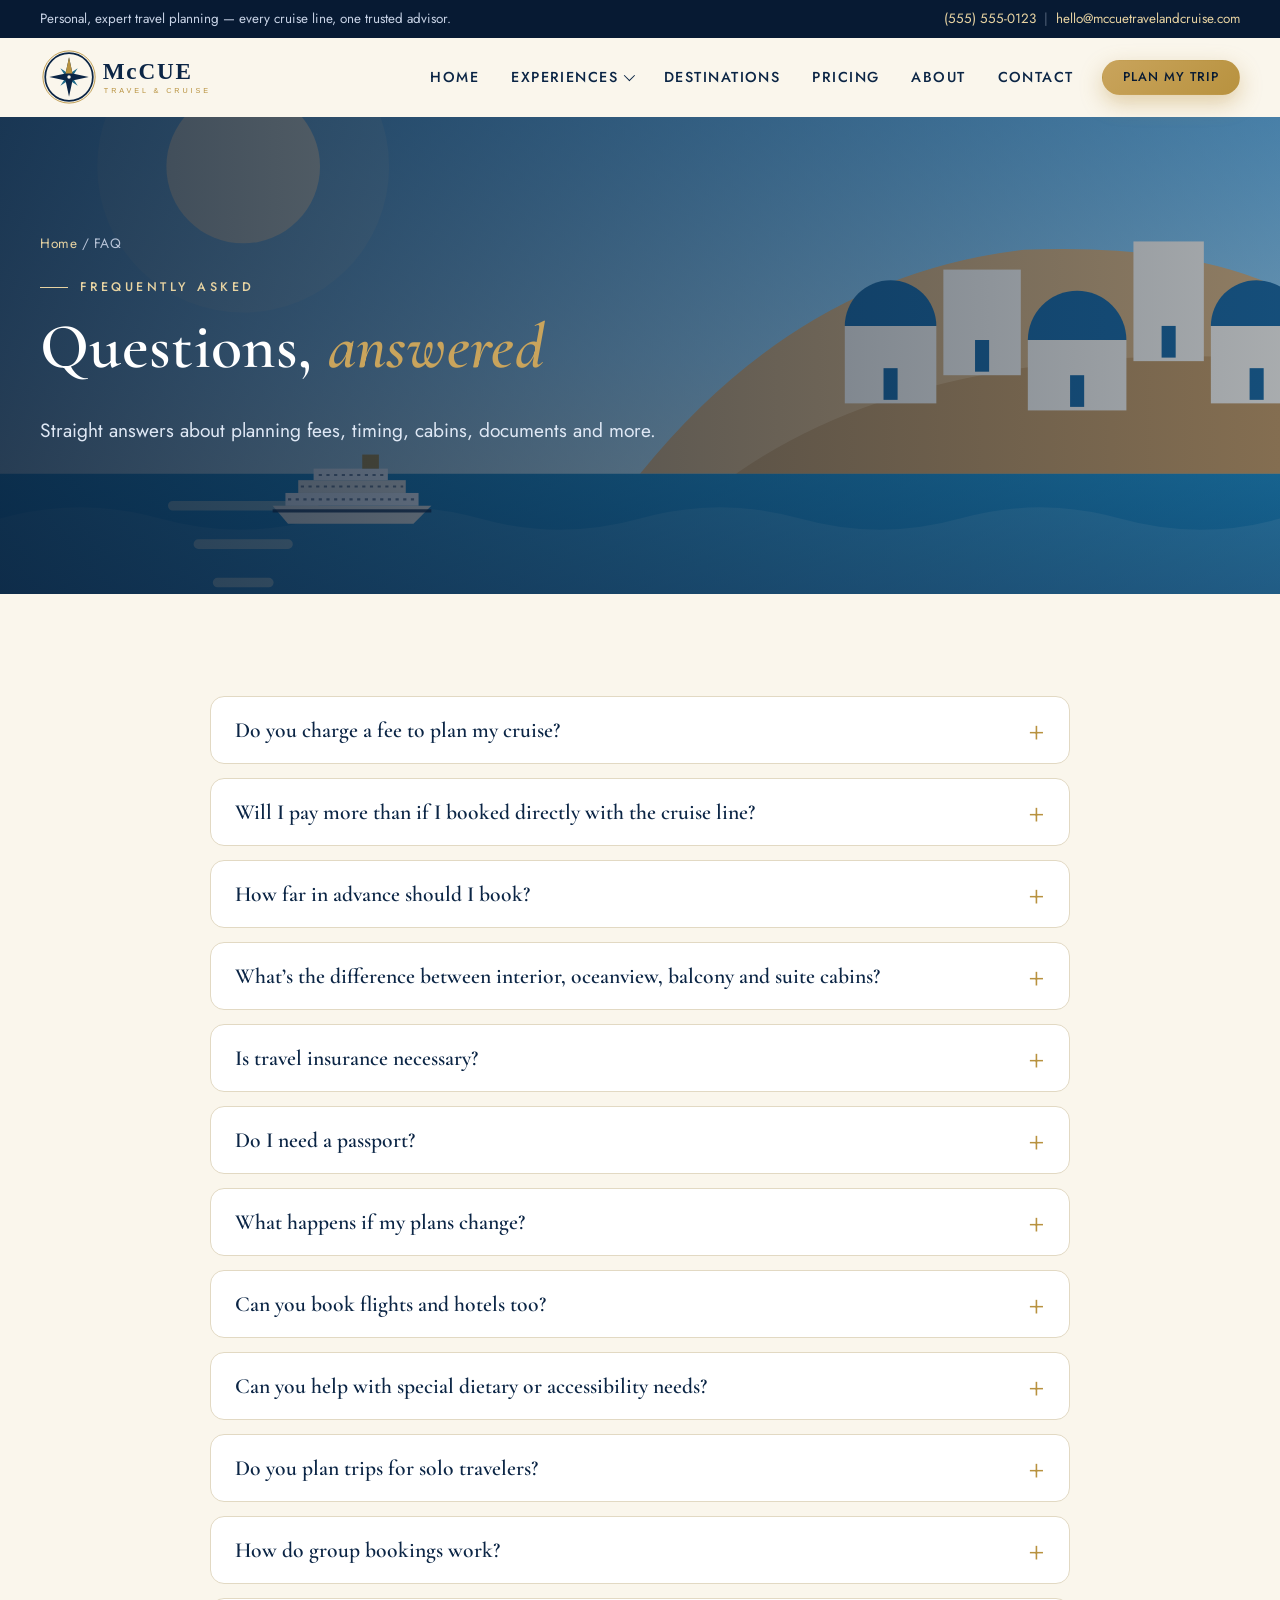
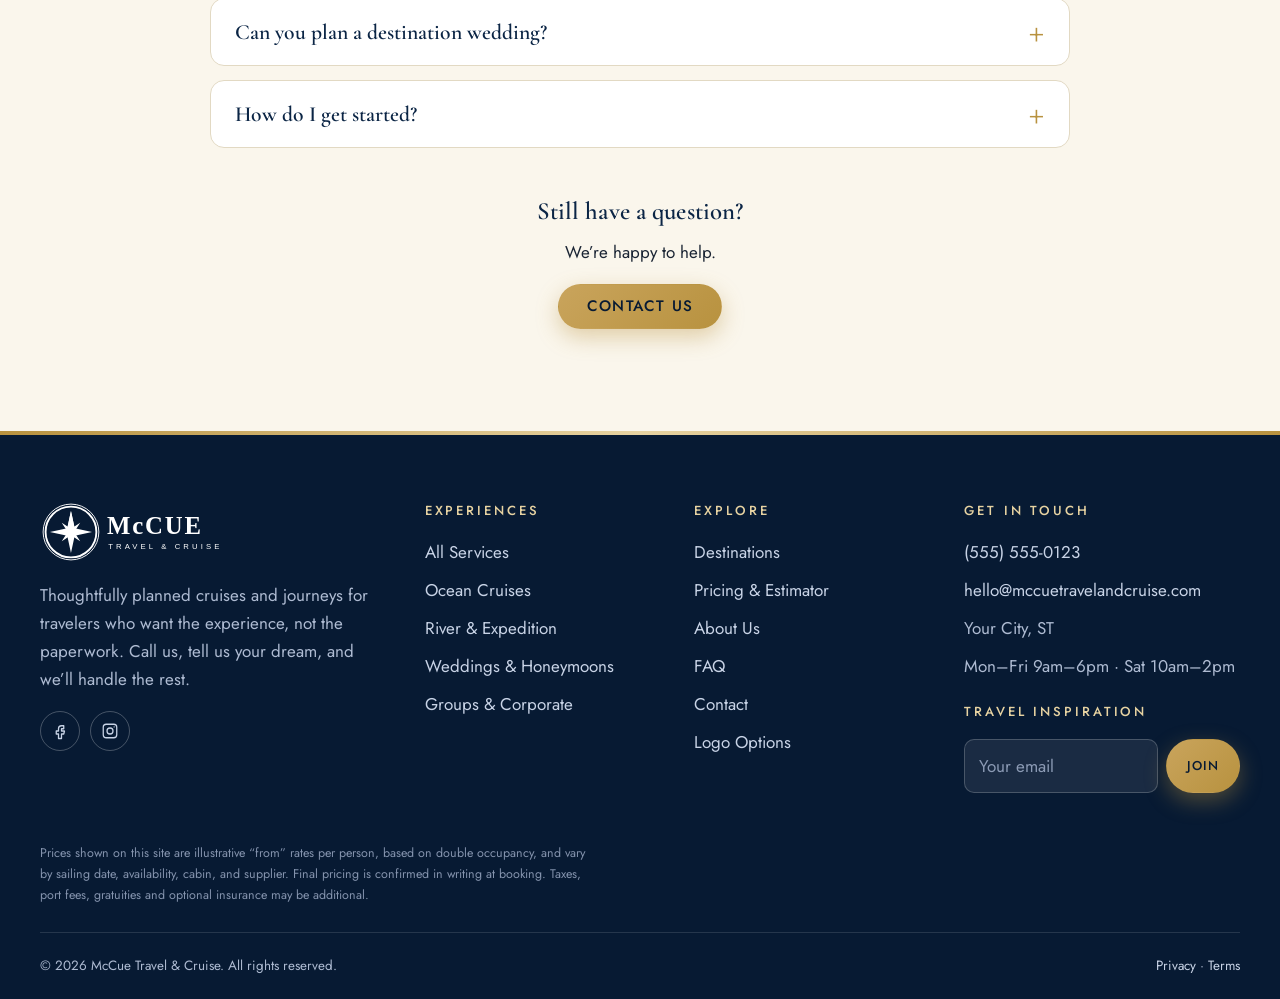
<file: faq.html>
<!doctype html>
<html lang="en">
<head>
<meta charset="utf-8">
<meta name="viewport" content="width=device-width,initial-scale=1">
<title>FAQ | McCue Travel & Cruise</title>
<meta name="description" content="Answers to common questions about planning fees, booking timelines, cabins, insurance, passports, groups and weddings with McCue Travel & Cruise.">
<meta name="theme-color" content="#0b2545">
<meta property="og:title" content="FAQ | McCue Travel & Cruise">
<meta property="og:description" content="Answers to common questions about planning fees, booking timelines, cabins, insurance, passports, groups and weddings with McCue Travel & Cruise.">
<meta property="og:type" content="website">
<link rel="icon" href="assets/favicon.svg" type="image/svg+xml">
<link rel="preconnect" href="https://fonts.googleapis.com">
<link rel="preconnect" href="https://fonts.gstatic.com" crossorigin>
<link href="https://fonts.googleapis.com/css2?family=Cormorant+Garamond:ital,wght@0,500;0,600;0,700;1,500;1,600&family=Jost:wght@300;400;500;600&display=swap" rel="stylesheet">
<link rel="stylesheet" href="assets/css/styles.css">
<script src="assets/js/main.js" defer></script>
</head>
<body>
<header id="site-header"></header>
<main id="main">
<section class="page-hero">
  <div class="scene" data-scene="mediterranean"></div>
  <div class="container"><div class="inner">
    <div class="crumbs"><a href="index.html">Home</a> / FAQ</div>
    <span class="eyebrow">Frequently asked</span>
    <h1>Questions, <em style="color:var(--gold)">answered</em></h1>
    <p class="lead">Straight answers about planning fees, timing, cabins, documents and more.</p>
    
  </div></div>
</section>

<section class="section">
  <div class="container" style="max-width:860px">
    <div class="faq">
<details><summary>Do you charge a fee to plan my cruise?</summary><p>Standard cruise bookings often carry no planning fee because cruise lines compensate travel advisors directly. Multi-part, group, wedding and fully custom itineraries may carry a planning fee, always quoted upfront. See our <a href="pricing.html">pricing page</a>.</p></details>
<details><summary>Will I pay more than if I booked directly with the cruise line?</summary><p>Cruise lines generally price consistently across channels, so you typically won’t pay more by booking with an advisor — and you gain personal guidance, support and often added perks.</p></details>
<details><summary>How far in advance should I book?</summary><p>For ocean cruises, 6 – 12 months ahead gives the best choice of cabins and prices. River cruises, holiday sailings and expeditions often sell out 12 – 24 months ahead. Last-minute deals do exist — ask us.</p></details>
<details><summary>What’s the difference between interior, oceanview, balcony and suite cabins?</summary><p>Interior cabins have no window and offer the best value. Oceanview cabins have a window. Balcony cabins add private outdoor space. Suites add extra room, perks and priority services.</p></details>
<details><summary>Is travel insurance necessary?</summary><p>We strongly recommend it. Coverage can protect against trip cancellation, medical emergencies, delays and lost baggage. We’ll explain options and what each does and doesn’t cover.</p></details>
<details><summary>Do I need a passport?</summary><p>For most international cruises, yes. Requirements depend on your citizenship, ports of call and departure port. We provide document guidance for every trip; always confirm with official government sources.</p></details>
<details><summary>What happens if my plans change?</summary><p>Policies vary by supplier and timing. Contact us as early as possible and we’ll review your options, handle changes and help with claims where applicable.</p></details>
<details><summary>Can you book flights and hotels too?</summary><p>Yes. We coordinate air, transfers and pre- or post-cruise stays so everything lines up.</p></details>
<details><summary>Can you help with special dietary or accessibility needs?</summary><p>Absolutely. Let us know your needs at the start. We’ll select ships, cabins and excursions that accommodate them and notify the cruise line for you.</p></details>
<details><summary>Do you plan trips for solo travelers?</summary><p>Yes. Some lines offer solo cabins and reduced single supplements, and we’ll recommend sailings that are friendly to solo guests.</p></details>
<details><summary>How do group bookings work?</summary><p>We reserve a block of cabins, give you a personalized booking link to share, track each household’s payments and coordinate details. Perks vary by sailing. See <a href="groups-corporate.html">Groups &amp; Corporate</a>.</p></details>
<details><summary>Can you plan a destination wedding?</summary><p>Yes: ceremonies, guest travel, room blocks and honeymoons. Start 12 – 18 months out for the widest selection, though shorter timelines can work. See <a href="weddings-honeymoons.html">Weddings &amp; Honeymoons</a>.</p></details>
<details><summary>How do I get started?</summary><p>Fill out the <a href="contact.html">contact form</a> or call us. We’ll schedule a no-obligation conversation, learn what you’re dreaming of and send tailored options.</p></details>
    </div>
    <div class="center reveal" style="margin-top:50px"><h3>Still have a question?</h3><p>We’re happy to help.</p><a class="btn btn-primary" href="contact.html">Contact us</a></div>
  </div>
</section>
</main>
<footer id="site-footer"></footer>
</body>
</html>
</file>
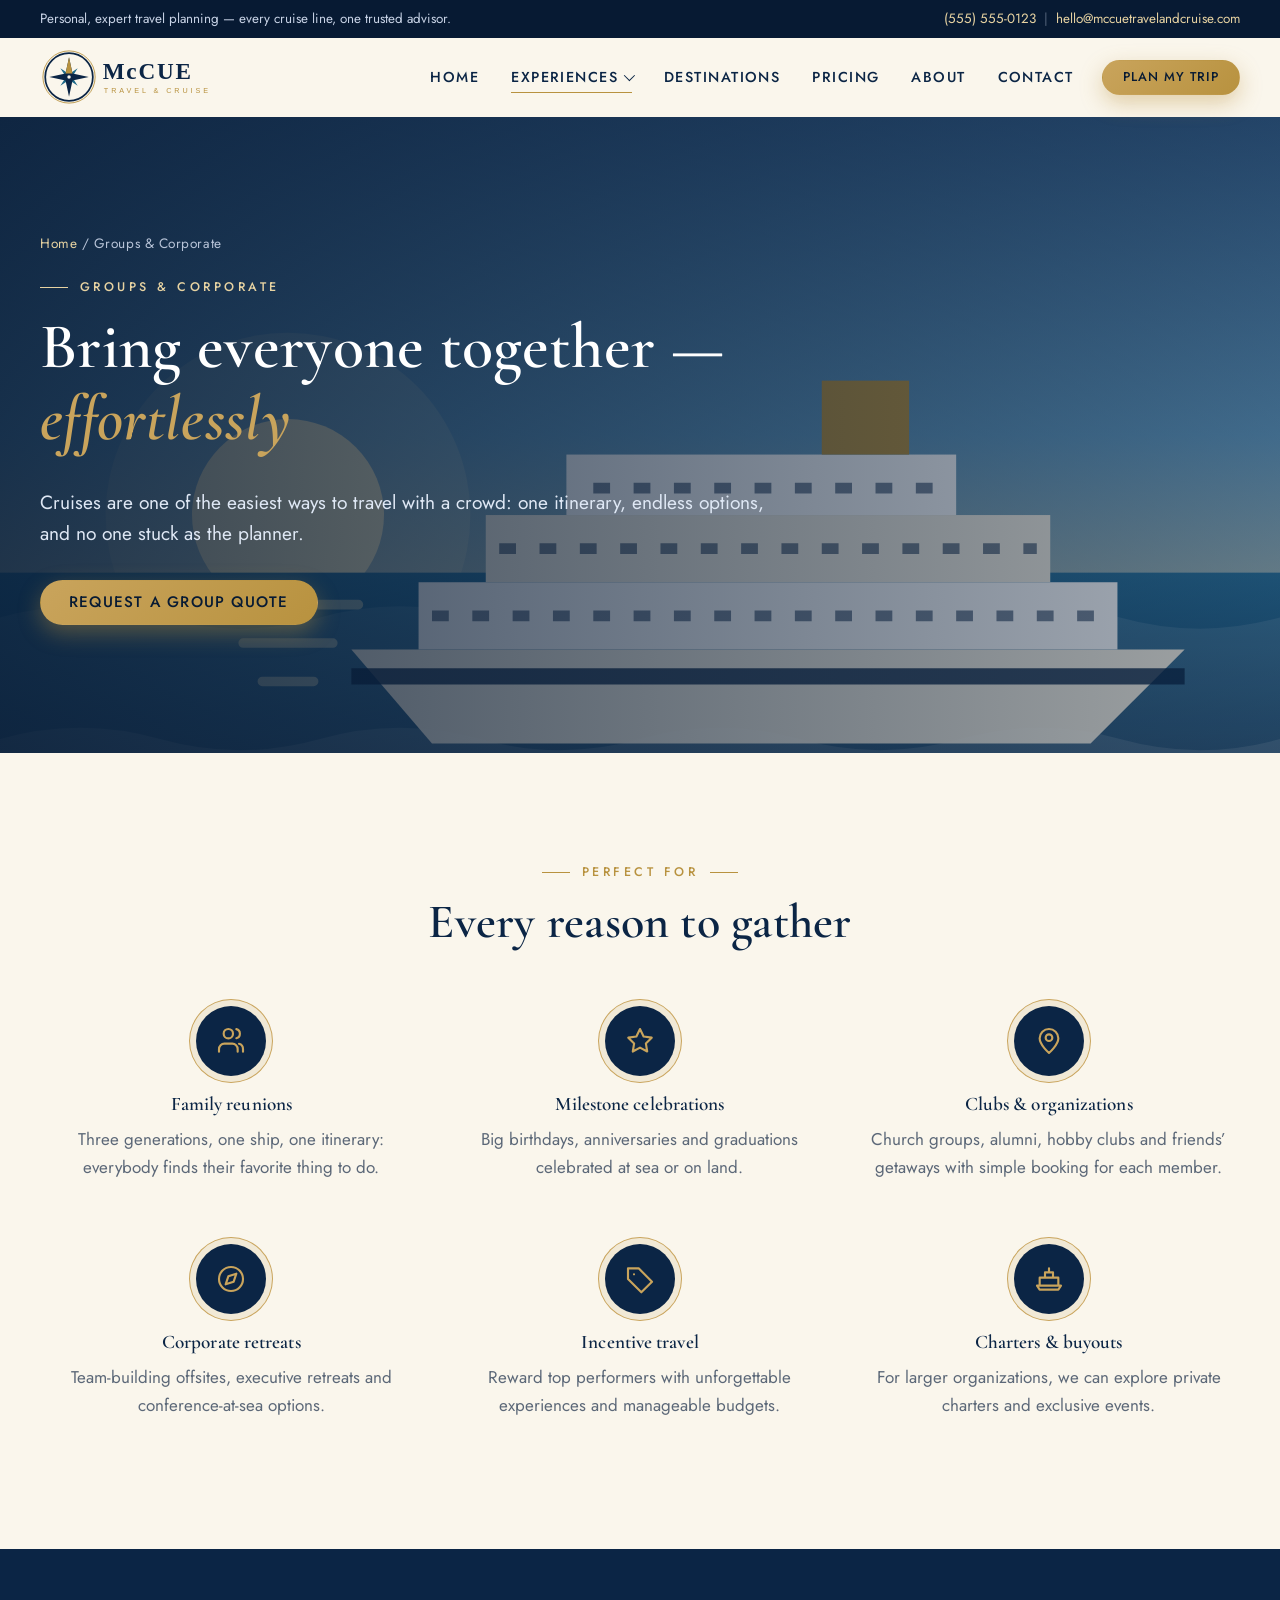
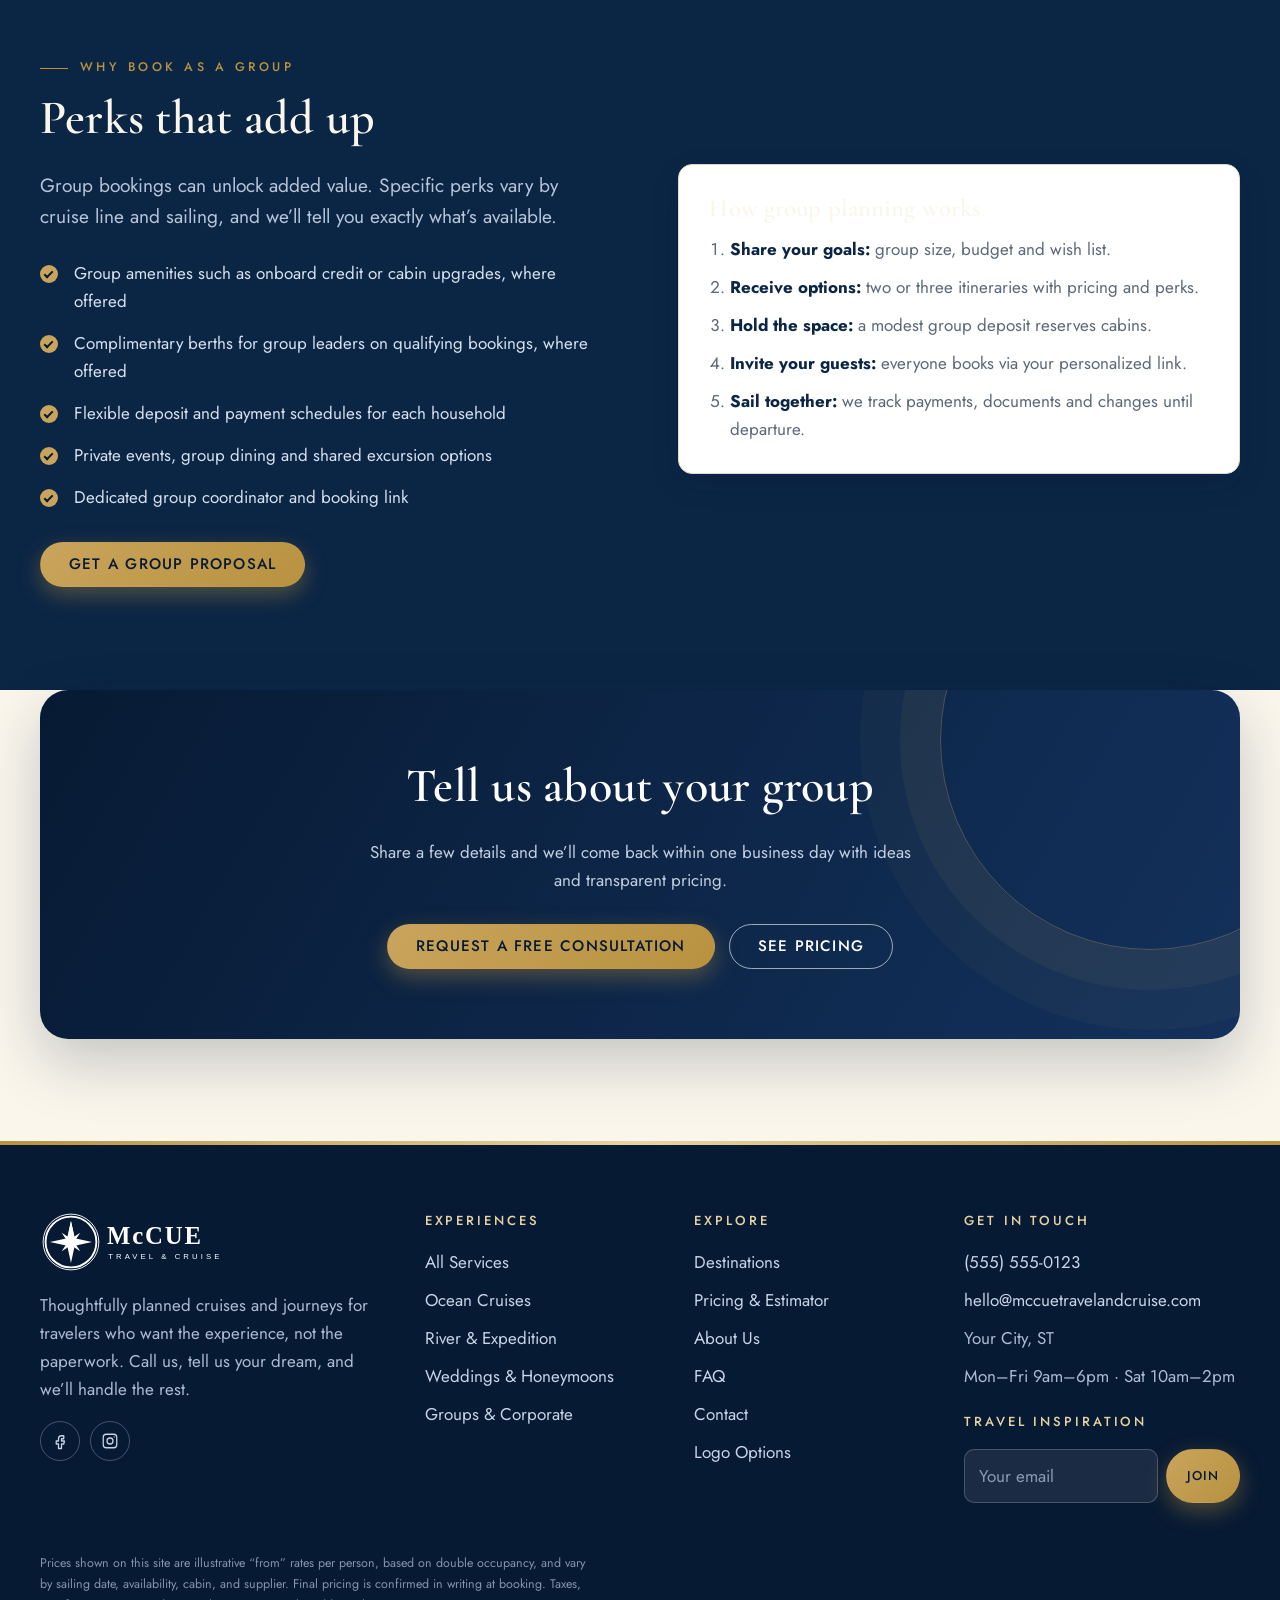
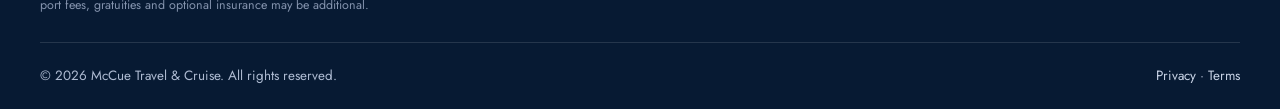
<file: groups-corporate.html>
<!doctype html>
<html lang="en">
<head>
<meta charset="utf-8">
<meta name="viewport" content="width=device-width,initial-scale=1">
<title>Group & Corporate Travel | McCue Travel & Cruise</title>
<meta name="description" content="Family reunions, milestone celebrations, retreats and incentive cruises with McCue Travel & Cruise: group amenities, simple payments, and one point of contact.">
<meta name="theme-color" content="#0b2545">
<meta property="og:title" content="Group & Corporate Travel | McCue Travel & Cruise">
<meta property="og:description" content="Family reunions, milestone celebrations, retreats and incentive cruises with McCue Travel & Cruise: group amenities, simple payments, and one point of contact.">
<meta property="og:type" content="website">
<link rel="icon" href="assets/favicon.svg" type="image/svg+xml">
<link rel="preconnect" href="https://fonts.googleapis.com">
<link rel="preconnect" href="https://fonts.gstatic.com" crossorigin>
<link href="https://fonts.googleapis.com/css2?family=Cormorant+Garamond:ital,wght@0,500;0,600;0,700;1,500;1,600&family=Jost:wght@300;400;500;600&display=swap" rel="stylesheet">
<link rel="stylesheet" href="assets/css/styles.css">
<script src="assets/js/main.js" defer></script>
</head>
<body>
<header id="site-header"></header>
<main id="main">
<section class="page-hero">
  <div class="scene" data-scene="group"></div>
  <div class="container"><div class="inner">
    <div class="crumbs"><a href="index.html">Home</a> / Groups &amp; Corporate</div>
    <span class="eyebrow">Groups &amp; Corporate</span>
    <h1>Bring everyone together — <em style="color:var(--gold)">effortlessly</em></h1>
    <p class="lead">Cruises are one of the easiest ways to travel with a crowd: one itinerary, endless options, and no one stuck as the planner.</p>
    <div class="hero-actions"><a class="btn btn-primary" href="contact.html?service=group">Request a group quote</a></div>
  </div></div>
</section>

<section class="section">
  <div class="container">
    <div class="center reveal"><span class="eyebrow">Perfect for</span><h2>Every reason to gather</h2></div>
    <div class="grid g3" style="margin-top:46px">
<div class="icon-box reveal "><div class="ico" data-ico="users"></div><h4>Family reunions</h4><p>Three generations, one ship, one itinerary: everybody finds their favorite thing to do.</p></div><div class="icon-box reveal d1"><div class="ico" data-ico="star"></div><h4>Milestone celebrations</h4><p>Big birthdays, anniversaries and graduations celebrated at sea or on land.</p></div><div class="icon-box reveal d2"><div class="ico" data-ico="map"></div><h4>Clubs &amp; organizations</h4><p>Church groups, alumni, hobby clubs and friends’ getaways with simple booking for each member.</p></div><div class="icon-box reveal d3"><div class="ico" data-ico="compass"></div><h4>Corporate retreats</h4><p>Team-building offsites, executive retreats and conference-at-sea options.</p></div><div class="icon-box reveal d1"><div class="ico" data-ico="tag"></div><h4>Incentive travel</h4><p>Reward top performers with unforgettable experiences and manageable budgets.</p></div><div class="icon-box reveal d2"><div class="ico" data-ico="ship"></div><h4>Charters &amp; buyouts</h4><p>For larger organizations, we can explore private charters and exclusive events.</p></div>
    </div>
  </div>
</section>

<section class="section dark">
  <div class="container split">
    <div class="reveal">
      <span class="eyebrow">Why book as a group</span>
      <h2>Perks that add up</h2>
      <p class="lead">Group bookings can unlock added value. Specific perks vary by cruise line and sailing, and we’ll tell you exactly what’s available.</p>
      <ul class="ticks">
        <li>Group amenities such as onboard credit or cabin upgrades, where offered</li>
        <li>Complimentary berths for group leaders on qualifying bookings, where offered</li>
        <li>Flexible deposit and payment schedules for each household</li>
        <li>Private events, group dining and shared excursion options</li>
        <li>Dedicated group coordinator and booking link</li>
      </ul>
      <a class="btn btn-primary" href="contact.html?service=group">Get a group proposal</a>
    </div>
    <div class="reveal d1">
      <div class="card" style="padding:30px;color:var(--ink)">
        <h3>How group planning works</h3>
        <ol style="padding-left:1.2em;margin:0;color:var(--muted)">
          <li style="margin-bottom:10px"><strong style="color:var(--navy)">Share your goals:</strong> group size, budget and wish list.</li>
          <li style="margin-bottom:10px"><strong style="color:var(--navy)">Receive options:</strong> two or three itineraries with pricing and perks.</li>
          <li style="margin-bottom:10px"><strong style="color:var(--navy)">Hold the space:</strong> a modest group deposit reserves cabins.</li>
          <li style="margin-bottom:10px"><strong style="color:var(--navy)">Invite your guests:</strong> everyone books via your personalized link.</li>
          <li><strong style="color:var(--navy)">Sail together:</strong> we track payments, documents and changes until departure.</li>
        </ol>
      </div>
    </div>
  </div>
</section>
<section class="section" style="padding-top:0">
  <div class="container"><div class="cta-band reveal">
    <h2>Tell us about your group</h2><p>Share a few details and we’ll come back within one business day with ideas and transparent pricing.</p>
    <div class="hero-actions"><a class="btn btn-primary" href="contact.html">Request a Free Consultation</a><a class="btn btn-ghost" href="pricing.html">See Pricing</a></div>
  </div></div>
</section>
</main>
<footer id="site-footer"></footer>
</body>
</html>
</file>
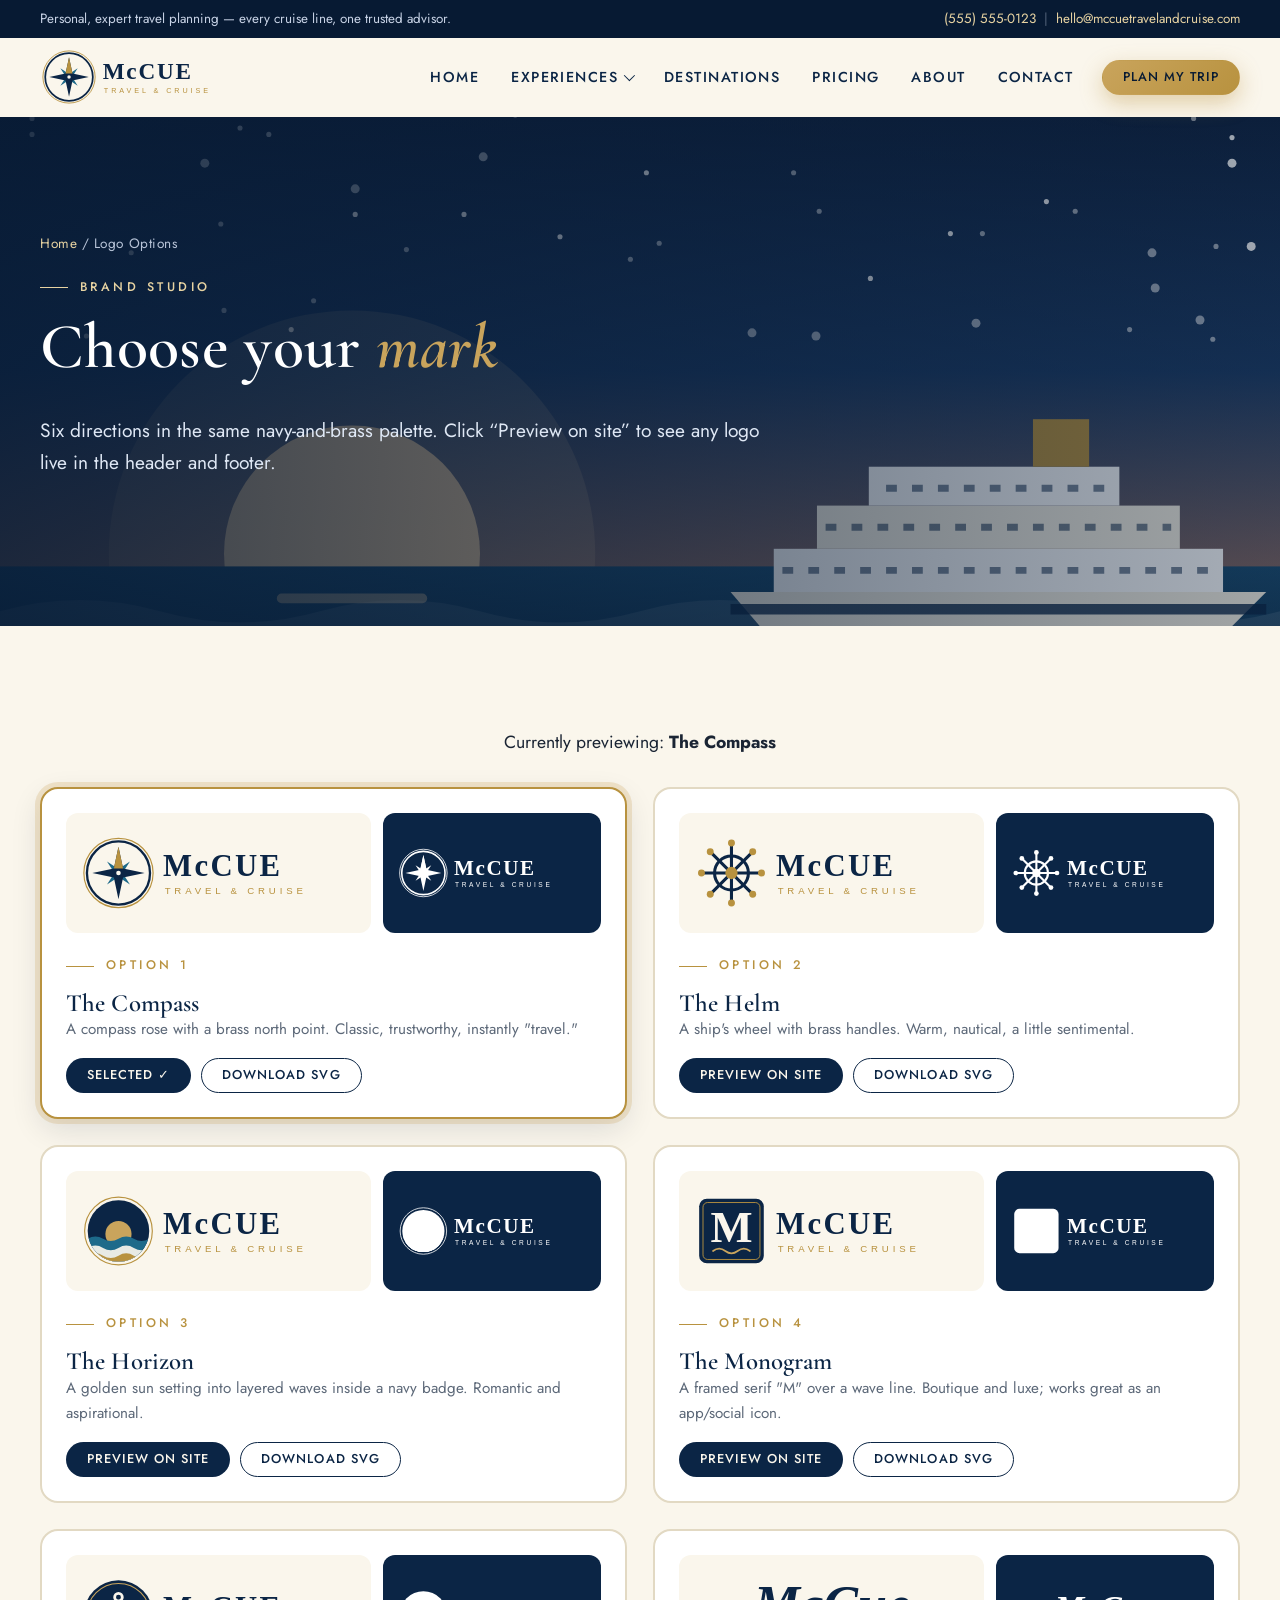
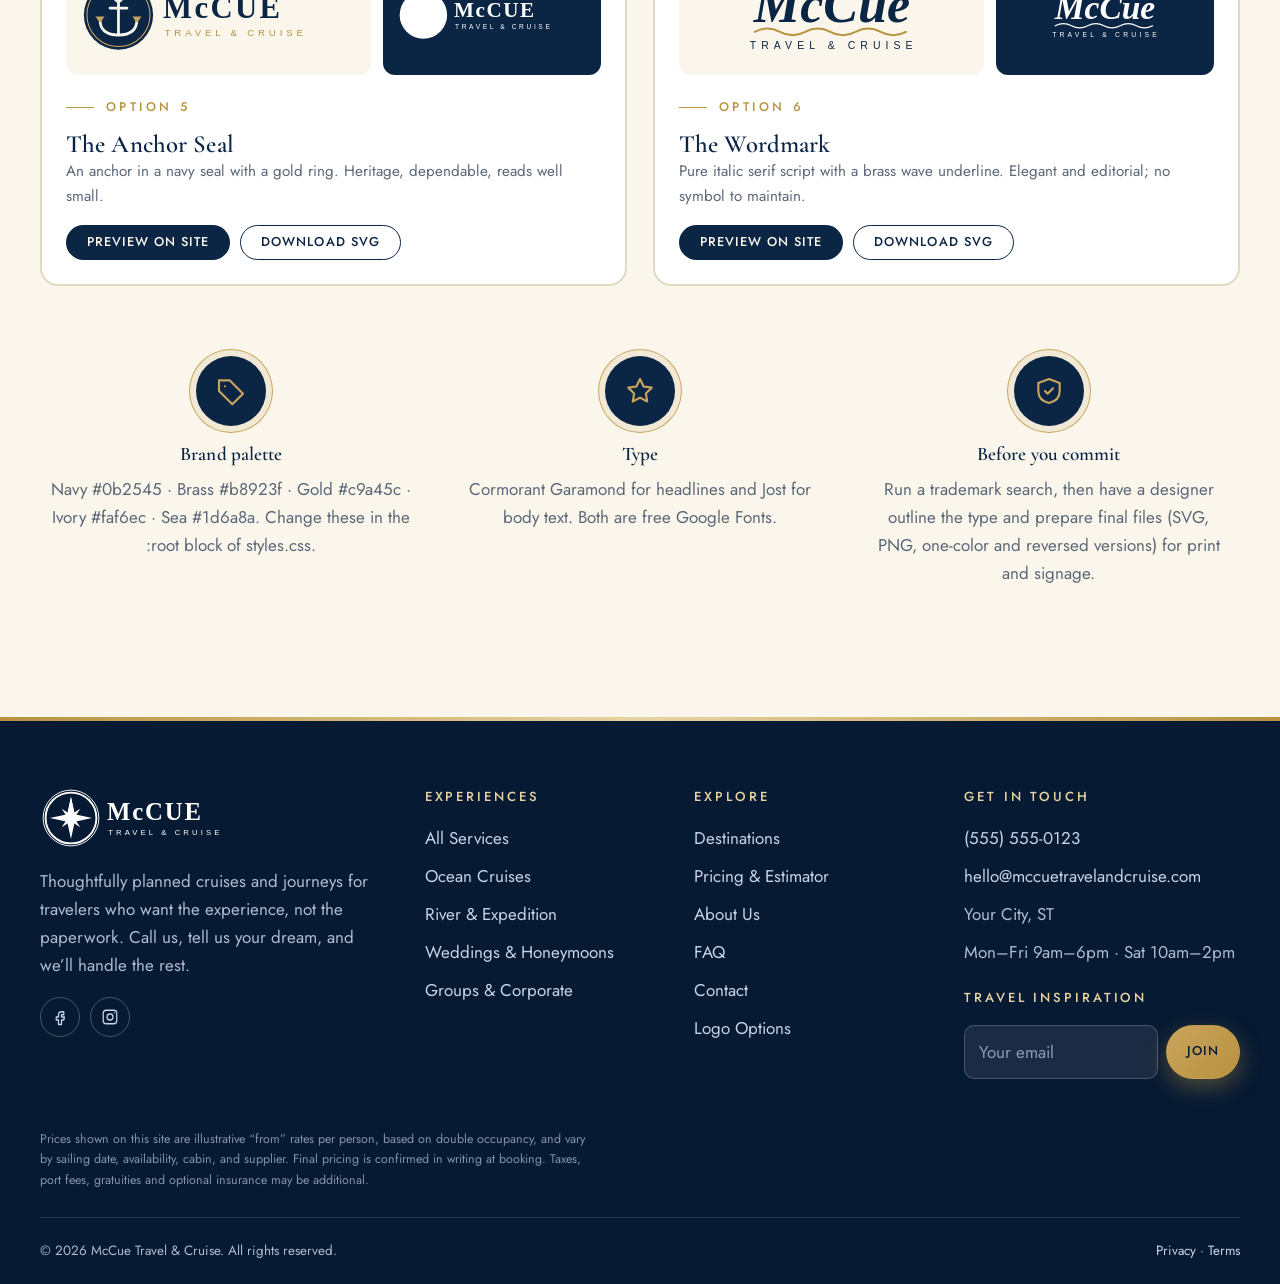
<file: logos.html>
<!doctype html>
<html lang="en">
<head>
<meta charset="utf-8">
<meta name="viewport" content="width=device-width,initial-scale=1">
<title>Logo Options | McCue Travel & Cruise</title>
<meta name="description" content="Preview six logo directions for McCue Travel & Cruise and see each one live in the site header.">
<meta name="theme-color" content="#0b2545">
<meta property="og:title" content="Logo Options | McCue Travel & Cruise">
<meta property="og:description" content="Preview six logo directions for McCue Travel & Cruise and see each one live in the site header.">
<meta property="og:type" content="website">
<link rel="icon" href="assets/favicon.svg" type="image/svg+xml">
<link rel="preconnect" href="https://fonts.googleapis.com">
<link rel="preconnect" href="https://fonts.gstatic.com" crossorigin>
<link href="https://fonts.googleapis.com/css2?family=Cormorant+Garamond:ital,wght@0,500;0,600;0,700;1,500;1,600&family=Jost:wght@300;400;500;600&display=swap" rel="stylesheet">
<link rel="stylesheet" href="assets/css/styles.css">
<script src="assets/js/main.js" defer></script>
</head>
<body>
<header id="site-header"></header>
<main id="main">
<section class="page-hero">
  <div class="scene" data-scene="hero"></div>
  <div class="container"><div class="inner">
    <div class="crumbs"><a href="index.html">Home</a> / Logo Options</div>
    <span class="eyebrow">Brand studio</span>
    <h1>Choose your <em style="color:var(--gold)">mark</em></h1>
    <p class="lead">Six directions in the same navy-and-brass palette. Click “Preview on site” to see any logo live in the header and footer.</p>
    
  </div></div>
</section>

<section class="section">
  <div class="container">
    <p class="center reveal" style="font-size:1.1rem">Currently previewing: <strong id="logo-chosen"></strong></p>
    <div class="grid g2" id="logo-grid" style="margin-top:30px"></div>
    <div class="grid g3" style="margin-top:60px">
<div class="icon-box reveal "><div class="ico" data-ico="tag"></div><h4>Brand palette</h4><p>Navy #0b2545 · Brass #b8923f · Gold #c9a45c · Ivory #faf6ec · Sea #1d6a8a. Change these in the :root block of styles.css.</p></div><div class="icon-box reveal d1"><div class="ico" data-ico="star"></div><h4>Type</h4><p>Cormorant Garamond for headlines and Jost for body text. Both are free Google Fonts.</p></div><div class="icon-box reveal d2"><div class="ico" data-ico="shield"></div><h4>Before you commit</h4><p>Run a trademark search, then have a designer outline the type and prepare final files (SVG, PNG, one-color and reversed versions) for print and signage.</p></div>
    </div>
  </div>
</section>
</main>
<footer id="site-footer"></footer>
</body>
</html>
</file>
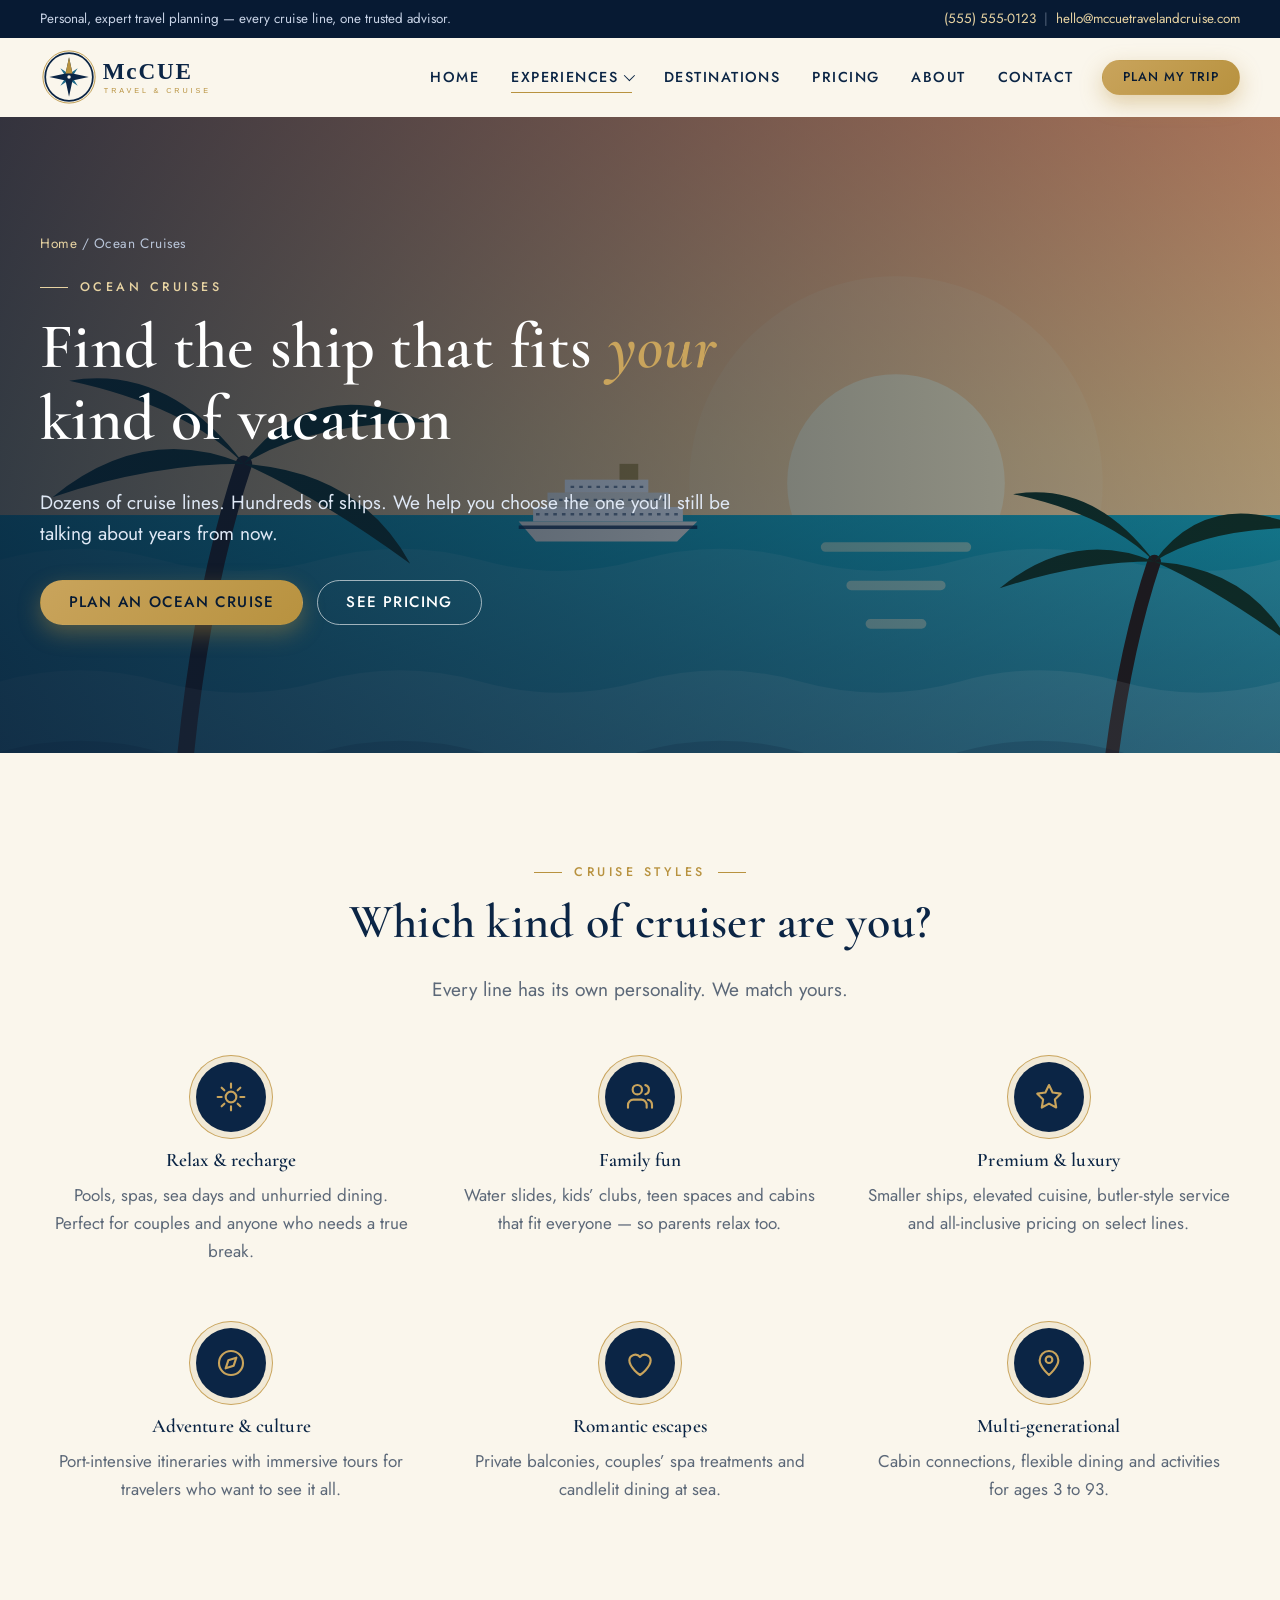
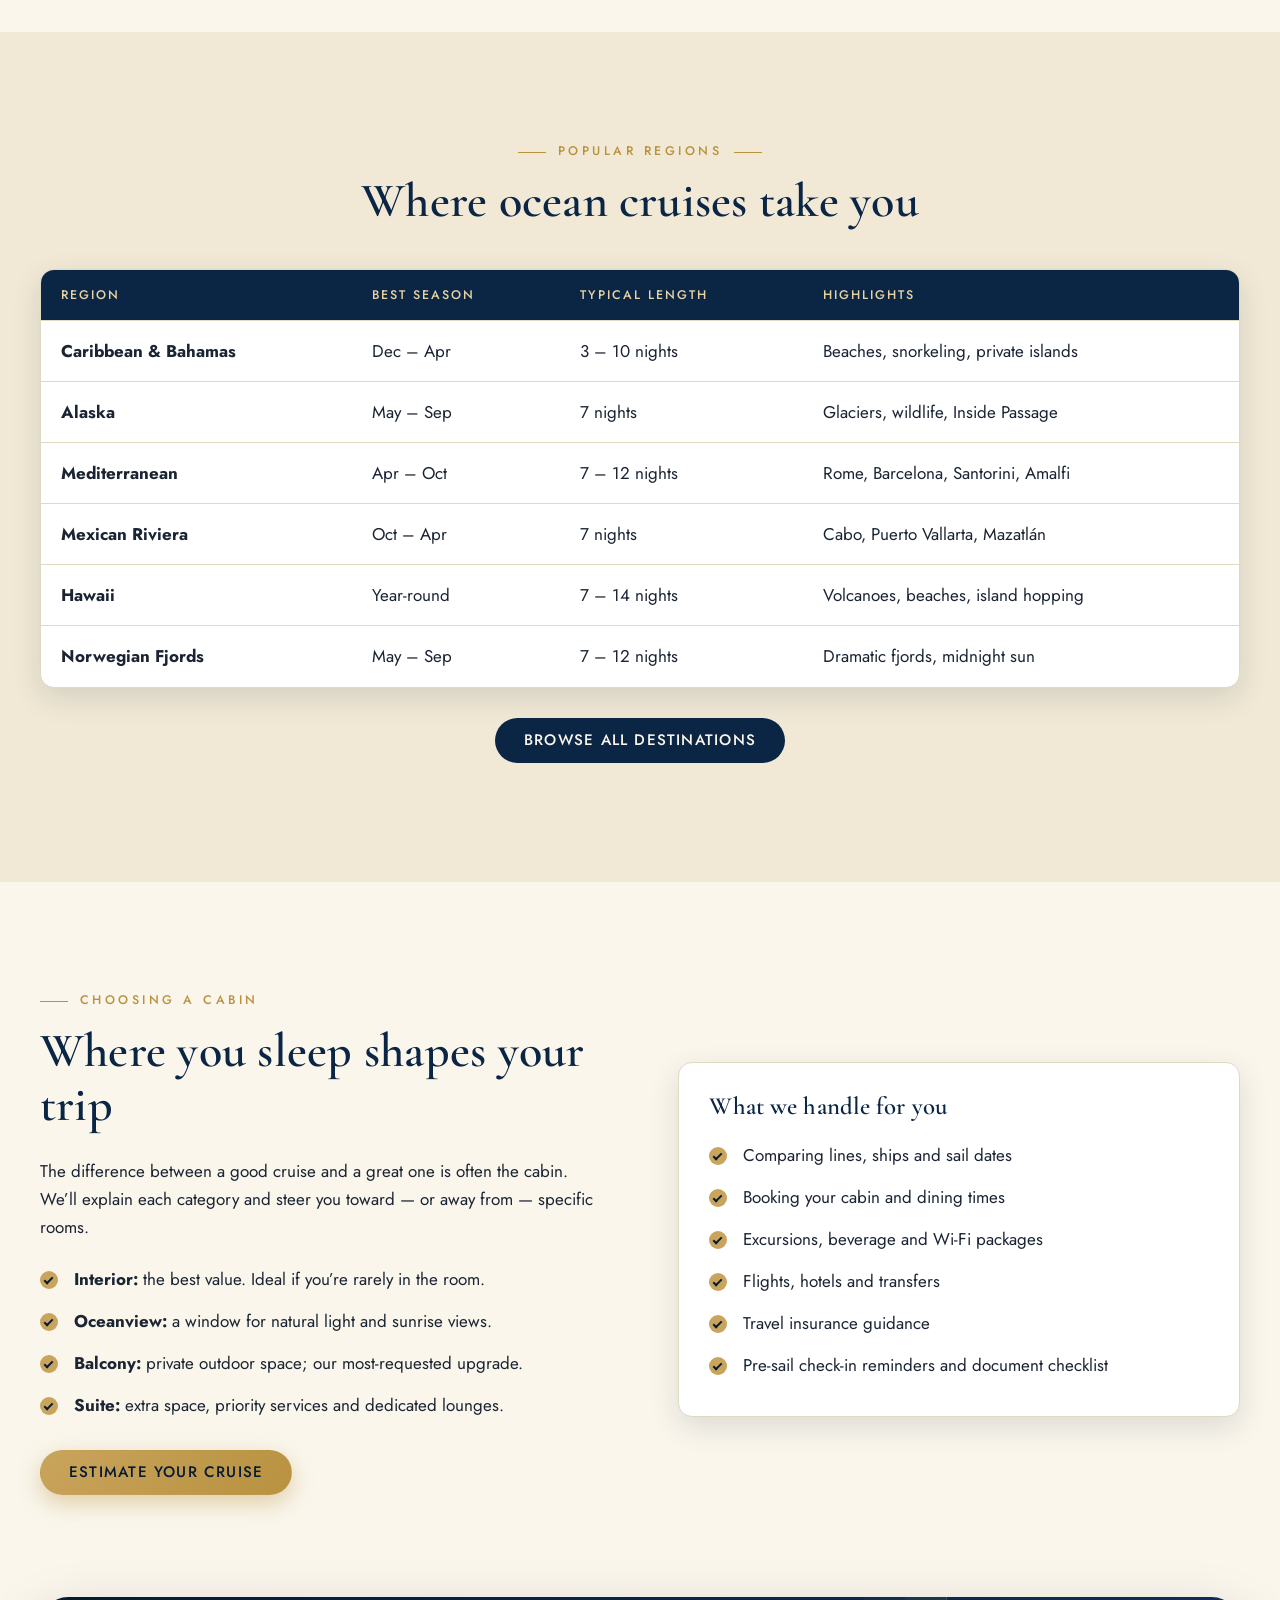
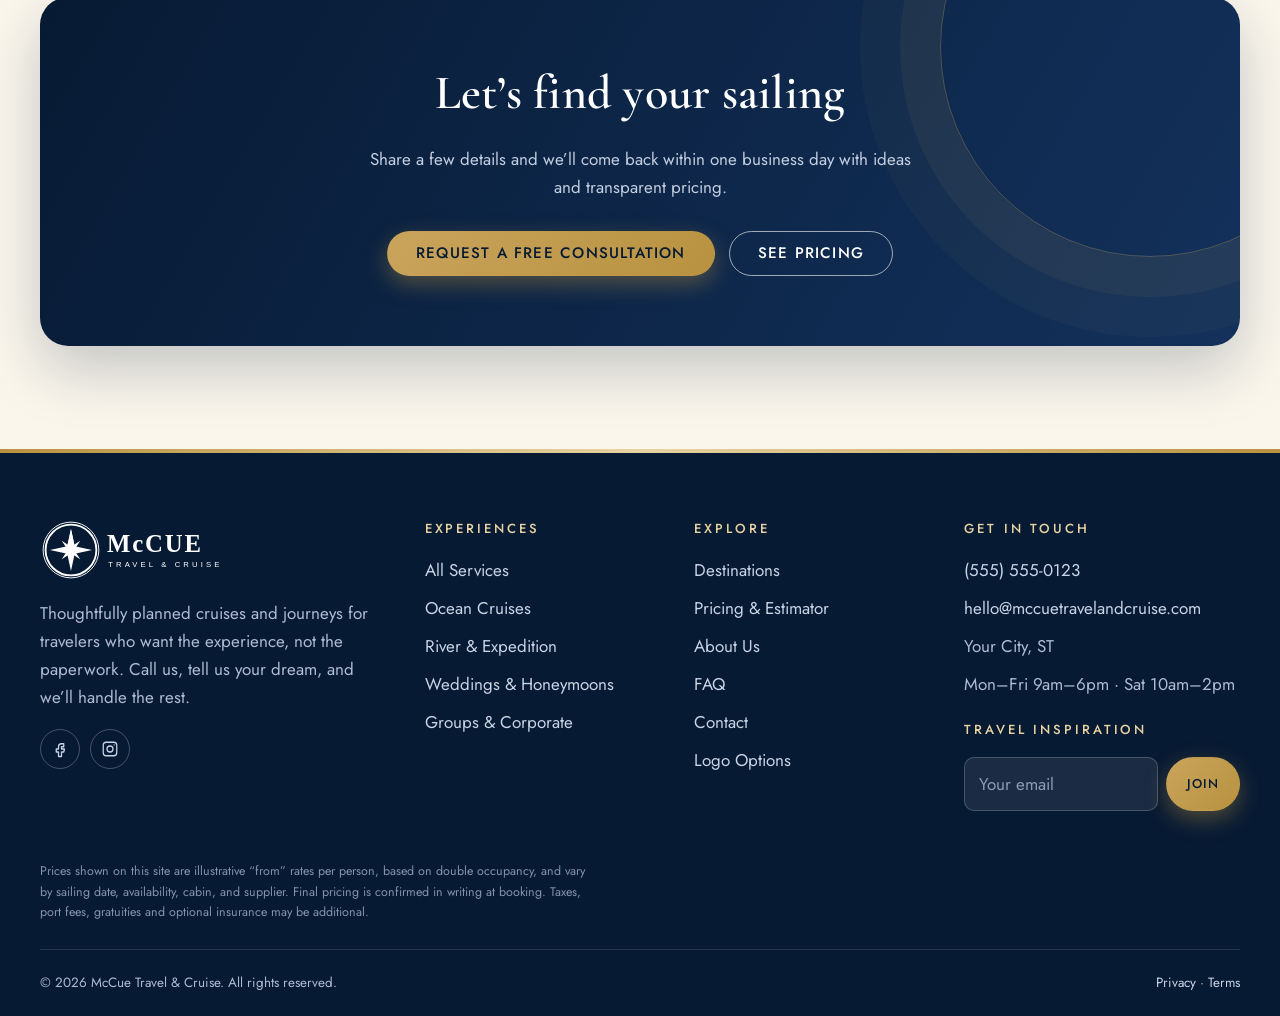
<file: ocean-cruises.html>
<!doctype html>
<html lang="en">
<head>
<meta charset="utf-8">
<meta name="viewport" content="width=device-width,initial-scale=1">
<title>Ocean Cruises | McCue Travel & Cruise</title>
<meta name="description" content="Caribbean, Alaska, Mediterranean, Hawaii and Mexican Riviera ocean cruises, personally matched to your style and budget by McCue Travel & Cruise.">
<meta name="theme-color" content="#0b2545">
<meta property="og:title" content="Ocean Cruises | McCue Travel & Cruise">
<meta property="og:description" content="Caribbean, Alaska, Mediterranean, Hawaii and Mexican Riviera ocean cruises, personally matched to your style and budget by McCue Travel & Cruise.">
<meta property="og:type" content="website">
<link rel="icon" href="assets/favicon.svg" type="image/svg+xml">
<link rel="preconnect" href="https://fonts.googleapis.com">
<link rel="preconnect" href="https://fonts.gstatic.com" crossorigin>
<link href="https://fonts.googleapis.com/css2?family=Cormorant+Garamond:ital,wght@0,500;0,600;0,700;1,500;1,600&family=Jost:wght@300;400;500;600&display=swap" rel="stylesheet">
<link rel="stylesheet" href="assets/css/styles.css">
<script src="assets/js/main.js" defer></script>
</head>
<body>
<header id="site-header"></header>
<main id="main">
<section class="page-hero">
  <div class="scene" data-scene="caribbean"></div>
  <div class="container"><div class="inner">
    <div class="crumbs"><a href="index.html">Home</a> / Ocean Cruises</div>
    <span class="eyebrow">Ocean Cruises</span>
    <h1>Find the ship that fits <em style="color:var(--gold)">your</em> kind of vacation</h1>
    <p class="lead">Dozens of cruise lines. Hundreds of ships. We help you choose the one you’ll still be talking about years from now.</p>
    <div class="hero-actions"><a class="btn btn-primary" href="contact.html?service=ocean">Plan an ocean cruise</a><a class="btn btn-ghost" href="pricing.html">See pricing</a></div>
  </div></div>
</section>

<section class="section">
  <div class="container">
    <div class="center reveal"><span class="eyebrow">Cruise styles</span><h2>Which kind of cruiser are you?</h2><p class="lead">Every line has its own personality. We match yours.</p></div>
    <div class="grid g3" style="margin-top:46px">
<div class="icon-box reveal "><div class="ico" data-ico="sun"></div><h4>Relax &amp; recharge</h4><p>Pools, spas, sea days and unhurried dining. Perfect for couples and anyone who needs a true break.</p></div><div class="icon-box reveal d1"><div class="ico" data-ico="users"></div><h4>Family fun</h4><p>Water slides, kids’ clubs, teen spaces and cabins that fit everyone — so parents relax too.</p></div><div class="icon-box reveal d2"><div class="ico" data-ico="star"></div><h4>Premium &amp; luxury</h4><p>Smaller ships, elevated cuisine, butler-style service and all-inclusive pricing on select lines.</p></div><div class="icon-box reveal d3"><div class="ico" data-ico="compass"></div><h4>Adventure &amp; culture</h4><p>Port-intensive itineraries with immersive tours for travelers who want to see it all.</p></div><div class="icon-box reveal d1"><div class="ico" data-ico="heart"></div><h4>Romantic escapes</h4><p>Private balconies, couples’ spa treatments and candlelit dining at sea.</p></div><div class="icon-box reveal d2"><div class="ico" data-ico="map"></div><h4>Multi-generational</h4><p>Cabin connections, flexible dining and activities for ages 3 to 93.</p></div>
    </div>
  </div>
</section>

<section class="section alt">
  <div class="container">
    <div class="center reveal"><span class="eyebrow">Popular regions</span><h2>Where ocean cruises take you</h2></div>
    <div class="table-wrap reveal" style="margin-top:40px">
      <table>
        <thead><tr><th>Region</th><th>Best season</th><th>Typical length</th><th>Highlights</th></tr></thead>
        <tbody>
          <tr><td><strong>Caribbean &amp; Bahamas</strong></td><td>Dec – Apr</td><td>3 – 10 nights</td><td>Beaches, snorkeling, private islands</td></tr>
          <tr><td><strong>Alaska</strong></td><td>May – Sep</td><td>7 nights</td><td>Glaciers, wildlife, Inside Passage</td></tr>
          <tr><td><strong>Mediterranean</strong></td><td>Apr – Oct</td><td>7 – 12 nights</td><td>Rome, Barcelona, Santorini, Amalfi</td></tr>
          <tr><td><strong>Mexican Riviera</strong></td><td>Oct – Apr</td><td>7 nights</td><td>Cabo, Puerto Vallarta, Mazatlán</td></tr>
          <tr><td><strong>Hawaii</strong></td><td>Year-round</td><td>7 – 14 nights</td><td>Volcanoes, beaches, island hopping</td></tr>
          <tr><td><strong>Norwegian Fjords</strong></td><td>May – Sep</td><td>7 – 12 nights</td><td>Dramatic fjords, midnight sun</td></tr>
        </tbody>
      </table>
    </div>
    <p class="center reveal" style="margin-top:30px"><a class="btn btn-navy" href="destinations.html">Browse all destinations</a></p>
  </div>
</section>

<section class="section">
  <div class="container split">
    <div class="reveal">
      <span class="eyebrow">Choosing a cabin</span>
      <h2>Where you sleep shapes your trip</h2>
      <p>The difference between a good cruise and a great one is often the cabin. We’ll explain each category and steer you toward — or away from — specific rooms.</p>
      <ul class="ticks">
        <li><strong>Interior:</strong> the best value. Ideal if you’re rarely in the room.</li>
        <li><strong>Oceanview:</strong> a window for natural light and sunrise views.</li>
        <li><strong>Balcony:</strong> private outdoor space; our most-requested upgrade.</li>
        <li><strong>Suite:</strong> extra space, priority services and dedicated lounges.</li>
      </ul>
      <a class="btn btn-primary" href="pricing.html#estimator">Estimate your cruise</a>
    </div>
    <div class="reveal d1">
      <div class="card" style="padding:30px">
        <h3>What we handle for you</h3>
        <ul class="ticks" style="margin:0">
          <li>Comparing lines, ships and sail dates</li>
          <li>Booking your cabin and dining times</li>
          <li>Excursions, beverage and Wi-Fi packages</li>
          <li>Flights, hotels and transfers</li>
          <li>Travel insurance guidance</li>
          <li>Pre-sail check-in reminders and document checklist</li>
        </ul>
      </div>
    </div>
  </div>
</section>
<section class="section" style="padding-top:0">
  <div class="container"><div class="cta-band reveal">
    <h2>Let’s find your sailing</h2><p>Share a few details and we’ll come back within one business day with ideas and transparent pricing.</p>
    <div class="hero-actions"><a class="btn btn-primary" href="contact.html">Request a Free Consultation</a><a class="btn btn-ghost" href="pricing.html">See Pricing</a></div>
  </div></div>
</section>
</main>
<footer id="site-footer"></footer>
</body>
</html>
</file>
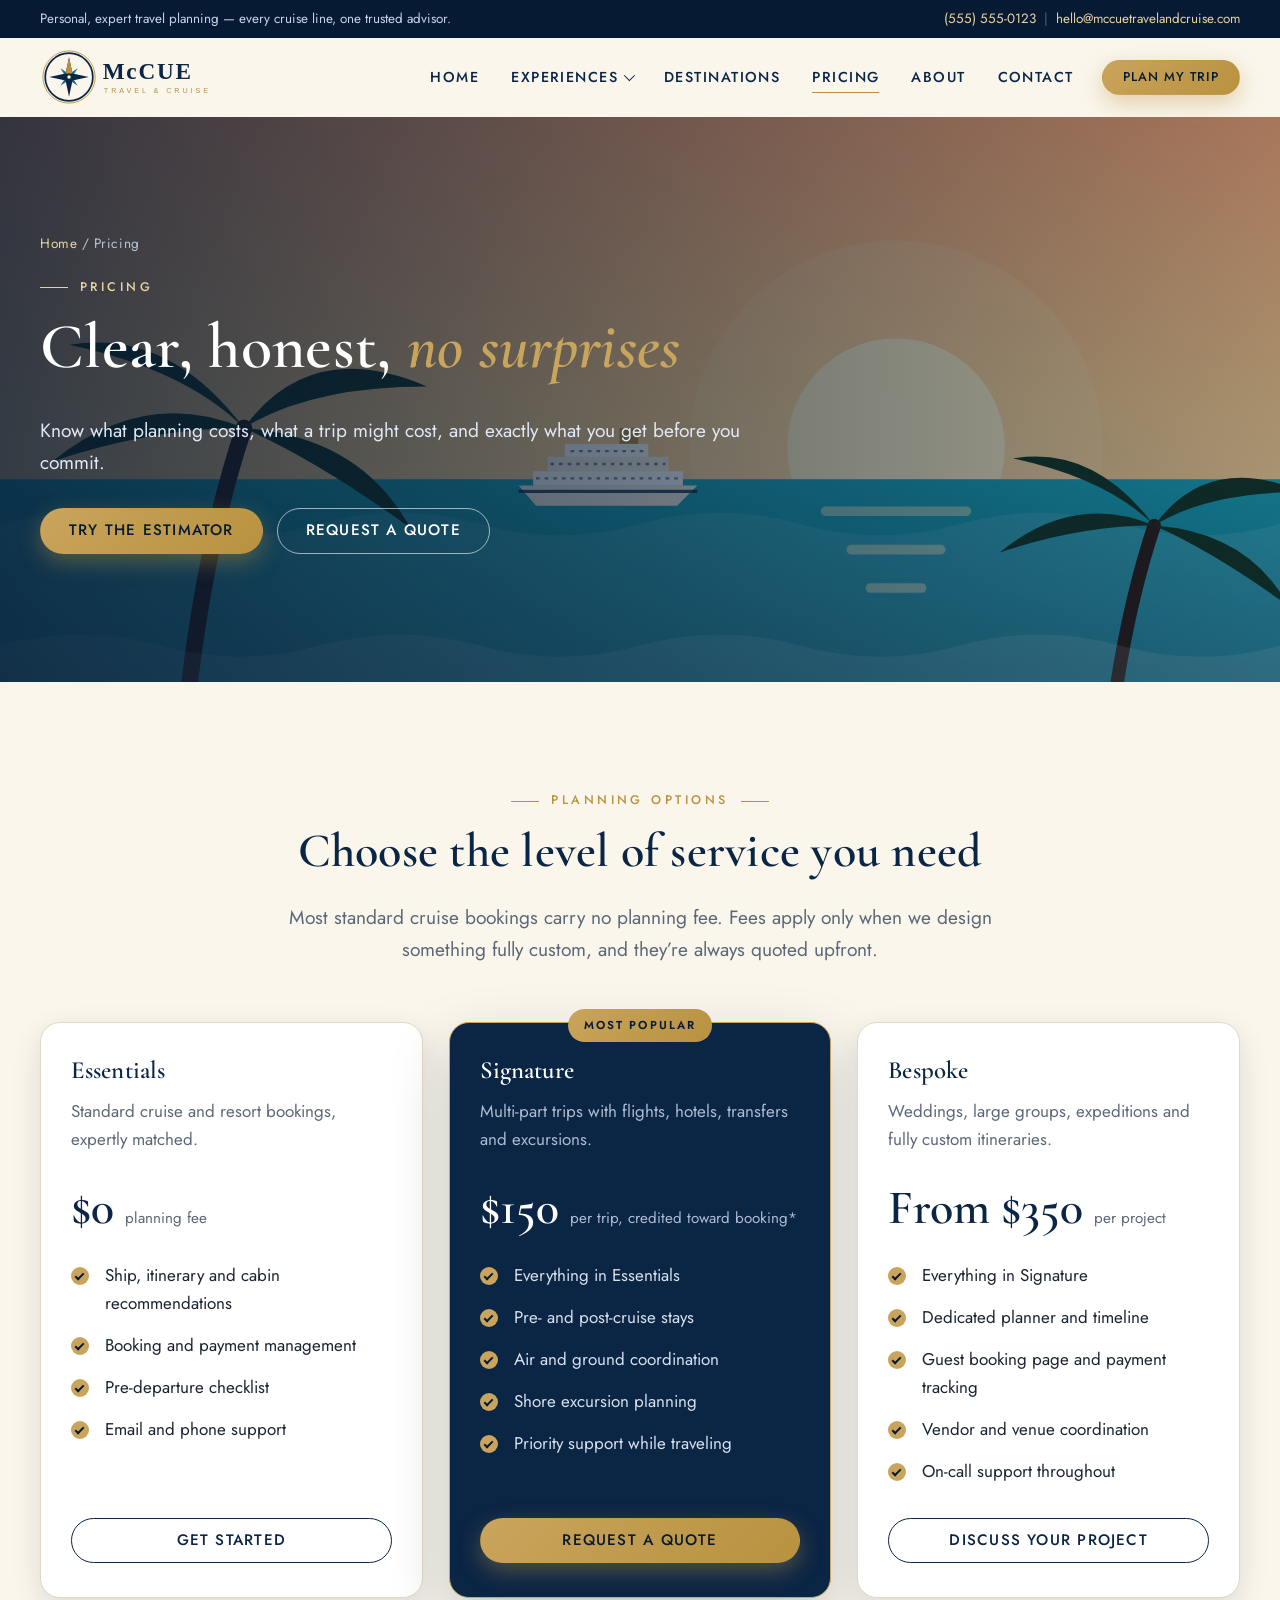
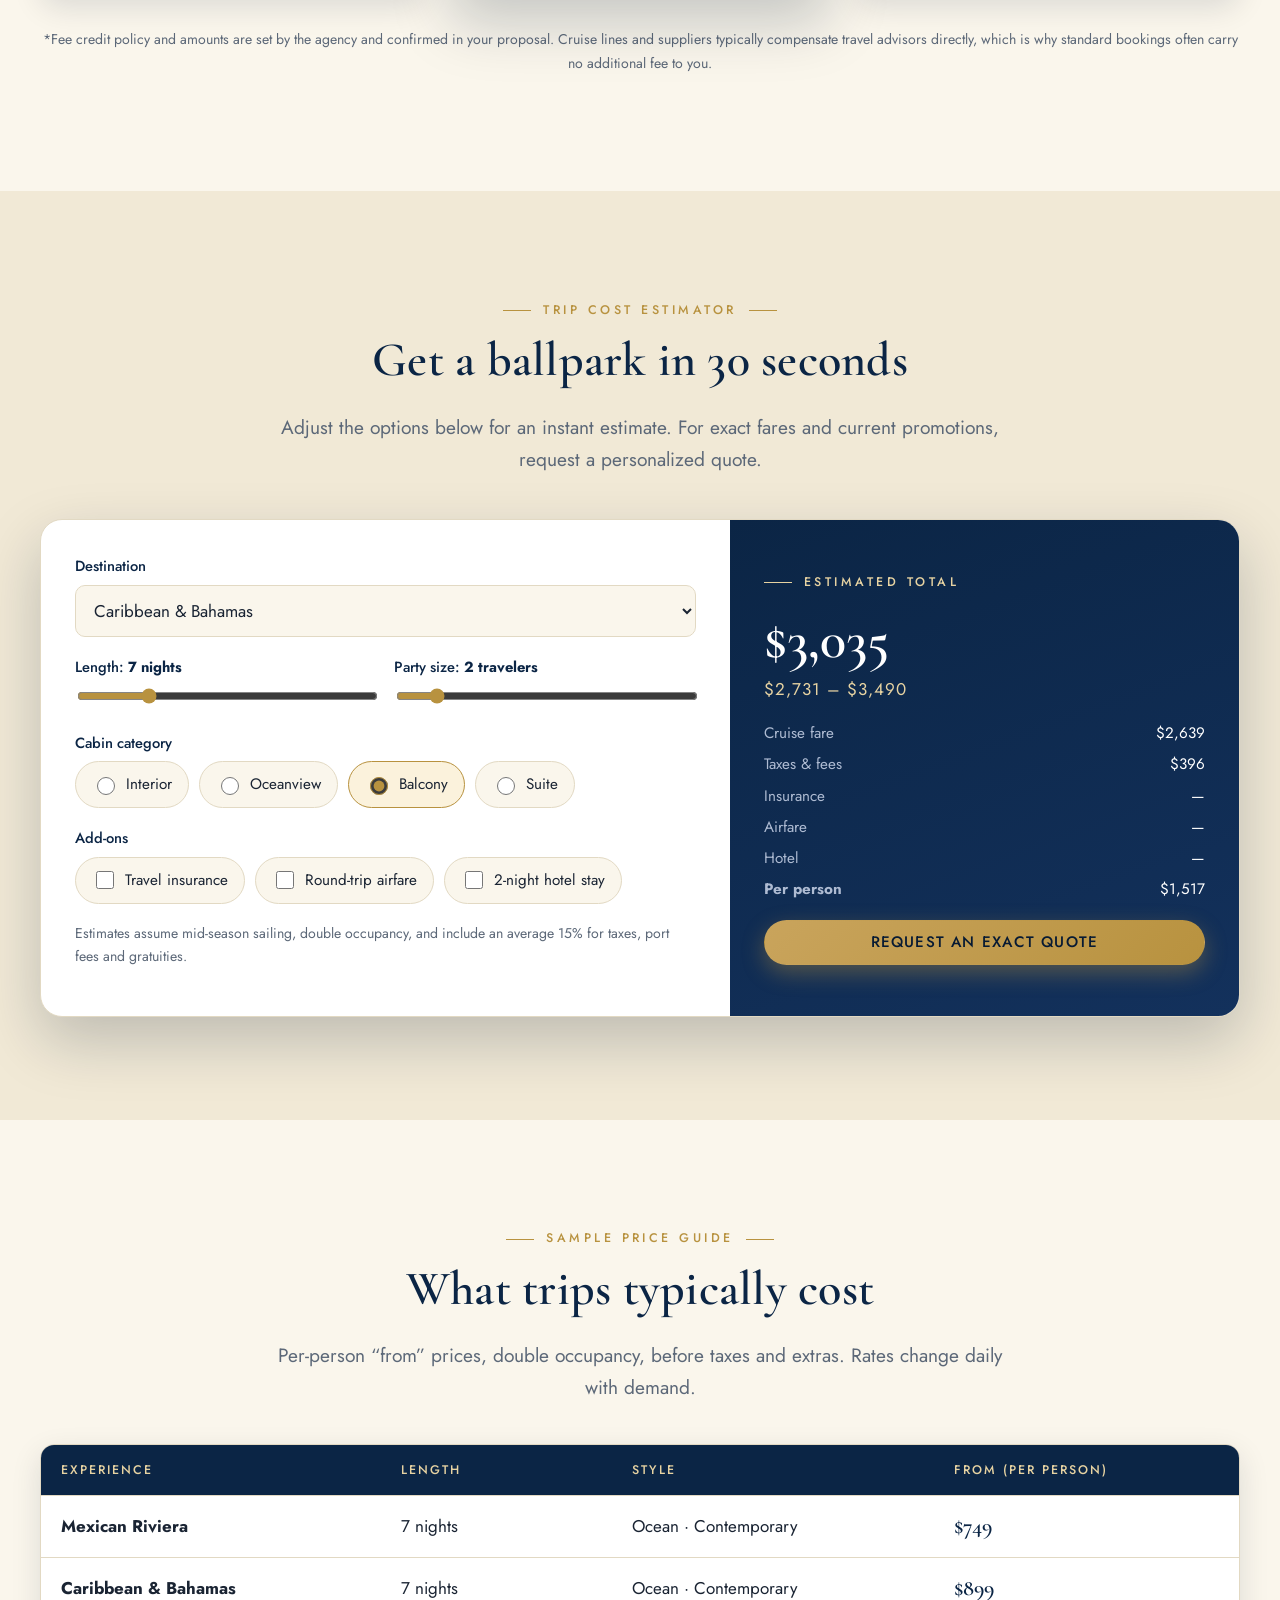
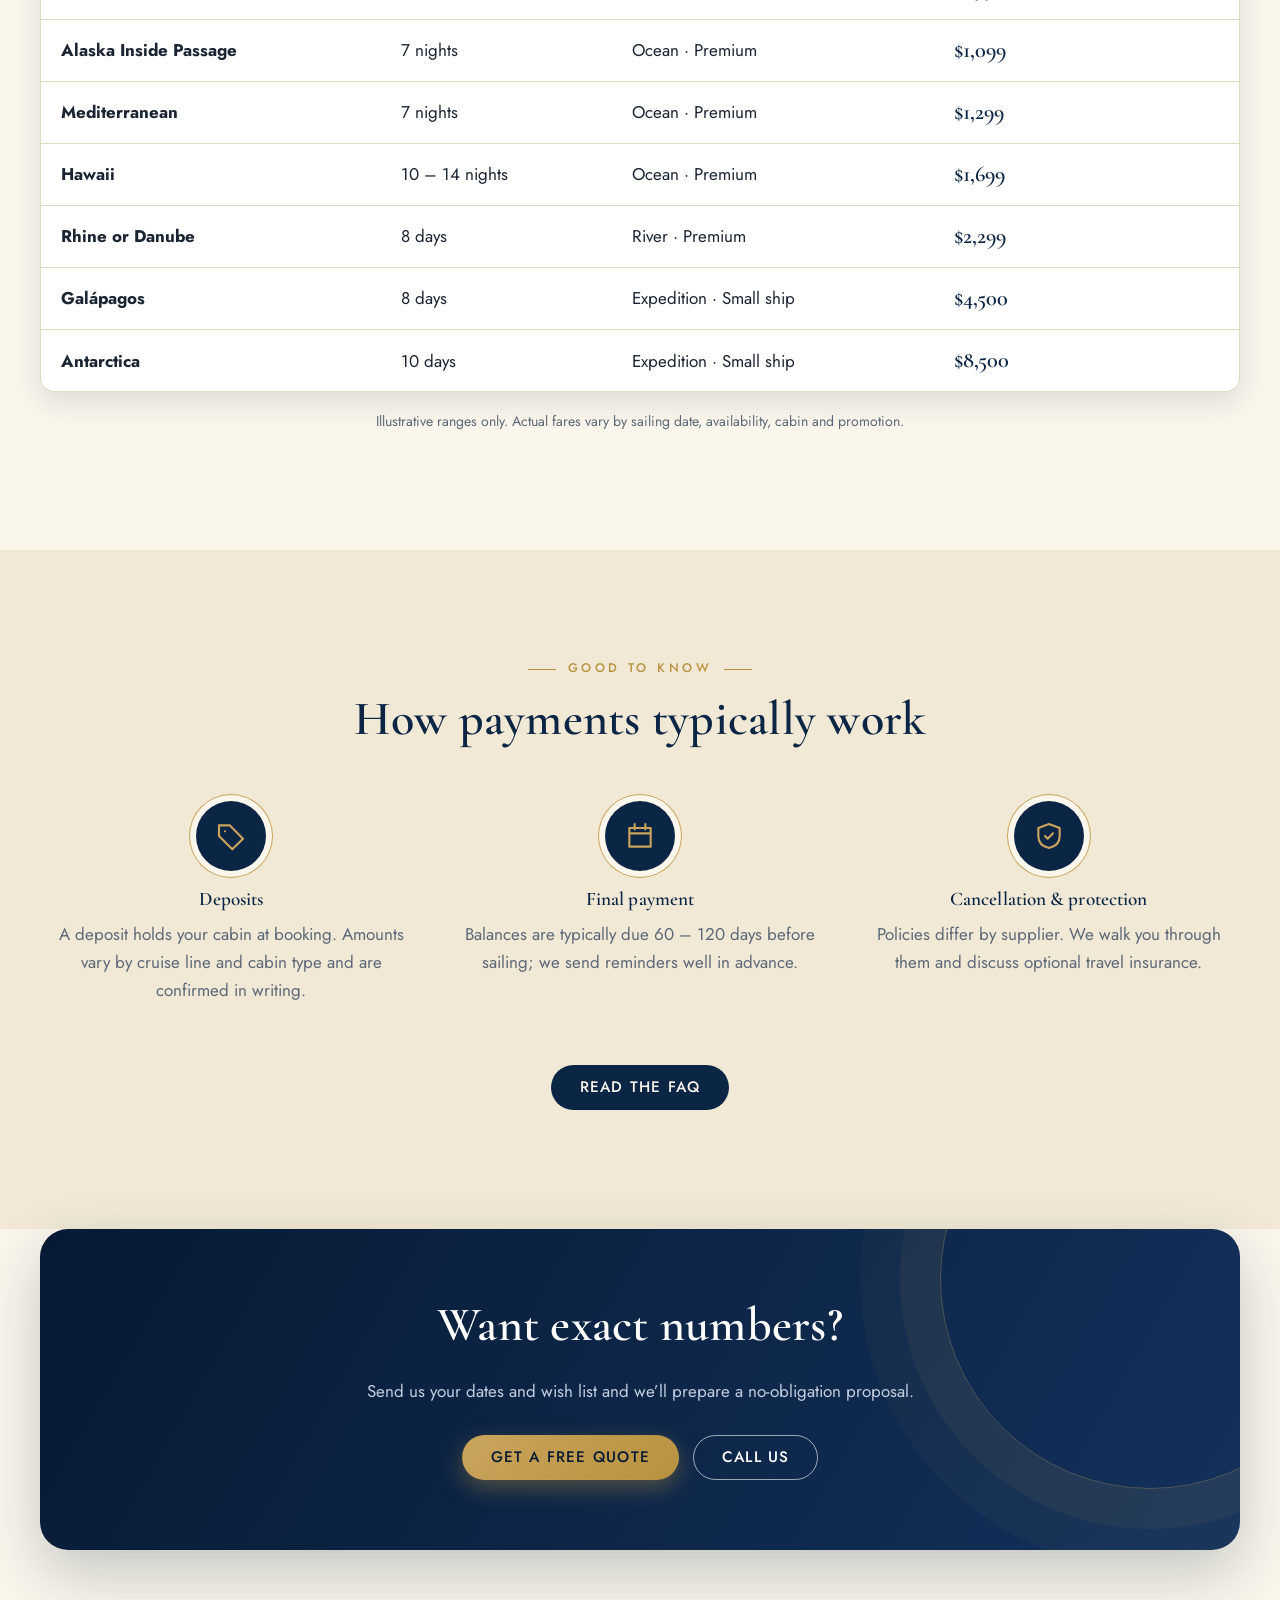
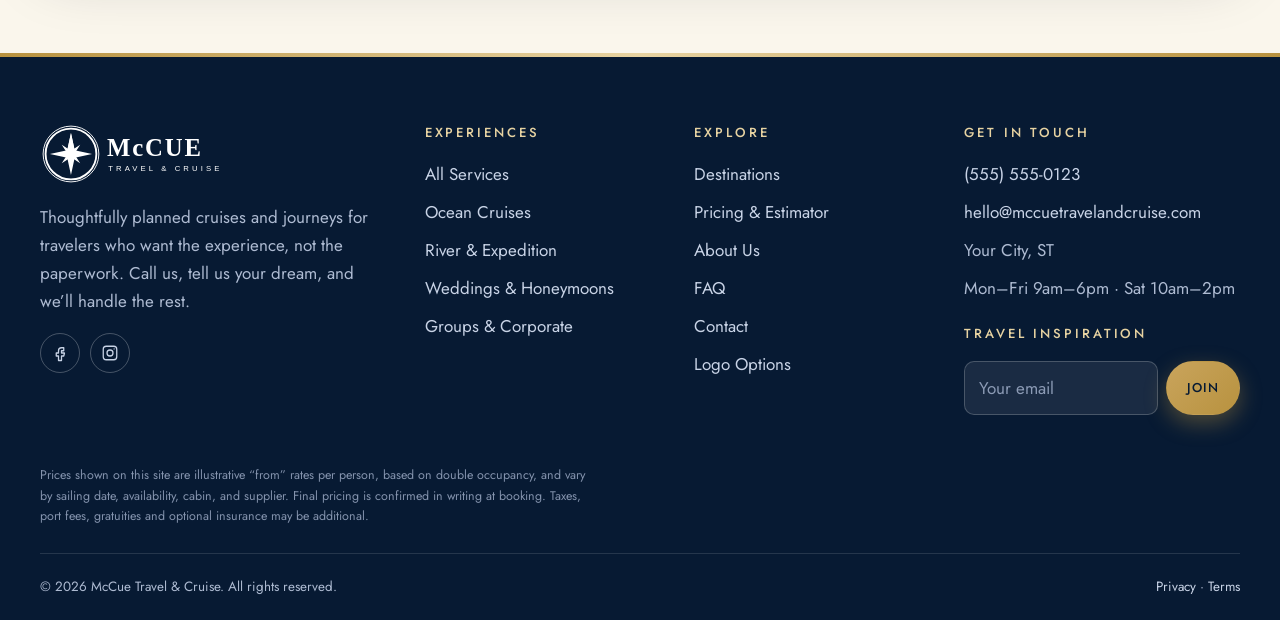
<file: pricing.html>
<!doctype html>
<html lang="en">
<head>
<meta charset="utf-8">
<meta name="viewport" content="width=device-width,initial-scale=1">
<title>Pricing | McCue Travel & Cruise</title>
<meta name="description" content="Transparent planning fees, sample cruise price ranges, and an interactive trip cost estimator from McCue Travel & Cruise.">
<meta name="theme-color" content="#0b2545">
<meta property="og:title" content="Pricing | McCue Travel & Cruise">
<meta property="og:description" content="Transparent planning fees, sample cruise price ranges, and an interactive trip cost estimator from McCue Travel & Cruise.">
<meta property="og:type" content="website">
<link rel="icon" href="assets/favicon.svg" type="image/svg+xml">
<link rel="preconnect" href="https://fonts.googleapis.com">
<link rel="preconnect" href="https://fonts.gstatic.com" crossorigin>
<link href="https://fonts.googleapis.com/css2?family=Cormorant+Garamond:ital,wght@0,500;0,600;0,700;1,500;1,600&family=Jost:wght@300;400;500;600&display=swap" rel="stylesheet">
<link rel="stylesheet" href="assets/css/styles.css">
<script src="assets/js/main.js" defer></script>
</head>
<body>
<header id="site-header"></header>
<main id="main">
<section class="page-hero">
  <div class="scene" data-scene="caribbean"></div>
  <div class="container"><div class="inner">
    <div class="crumbs"><a href="index.html">Home</a> / Pricing</div>
    <span class="eyebrow">Pricing</span>
    <h1>Clear, honest, <em style="color:var(--gold)">no surprises</em></h1>
    <p class="lead">Know what planning costs, what a trip might cost, and exactly what you get before you commit.</p>
    <div class="hero-actions"><a class="btn btn-primary" href="#estimator">Try the estimator</a><a class="btn btn-ghost" href="contact.html">Request a quote</a></div>
  </div></div>
</section>

<!-- ============ EDIT PRICING HERE ============
     Planning-fee amounts, tier names and sample "from" prices below are starting-point examples.
     Replace them with your agency's real policy before launch. -->
<section class="section">
  <div class="container">
    <div class="center reveal"><span class="eyebrow">Planning options</span><h2>Choose the level of service you need</h2>
      <p class="lead">Most standard cruise bookings carry no planning fee. Fees apply only when we design something fully custom, and they’re always quoted upfront.</p></div>
    <div class="grid g3" style="margin-top:56px;align-items:stretch">
      <article class="price-card reveal">
        <h3>Essentials</h3><p class="sub">Standard cruise and resort bookings, expertly matched.</p>
        <div class="amount">$0 <small>planning fee</small></div>
        <ul class="ticks"><li>Ship, itinerary and cabin recommendations</li><li>Booking and payment management</li><li>Pre-departure checklist</li><li>Email and phone support</li></ul>
        <a class="btn btn-outline" href="contact.html?service=ocean">Get started</a>
      </article>
      <article class="price-card featured reveal d1">
        <span class="ribbon">Most popular</span>
        <h3>Signature</h3><p class="sub">Multi-part trips with flights, hotels, transfers and excursions.</p>
        <div class="amount">$150 <small>per trip, credited toward booking*</small></div>
        <ul class="ticks"><li>Everything in Essentials</li><li>Pre- and post-cruise stays</li><li>Air and ground coordination</li><li>Shore excursion planning</li><li>Priority support while traveling</li></ul>
        <a class="btn btn-primary" href="contact.html?service=quote">Request a quote</a>
      </article>
      <article class="price-card reveal d2">
        <h3>Bespoke</h3><p class="sub">Weddings, large groups, expeditions and fully custom itineraries.</p>
        <div class="amount">From $350 <small>per project</small></div>
        <ul class="ticks"><li>Everything in Signature</li><li>Dedicated planner and timeline</li><li>Guest booking page and payment tracking</li><li>Vendor and venue coordination</li><li>On-call support throughout</li></ul>
        <a class="btn btn-outline" href="contact.html?service=wedding">Discuss your project</a>
      </article>
    </div>
    <p class="note center reveal" style="margin-top:30px">*Fee credit policy and amounts are set by the agency and confirmed in your proposal. Cruise lines and suppliers typically compensate travel advisors directly, which is why standard bookings often carry no additional fee to you.</p>
  </div>
</section>

<section class="section alt" id="estimator">
  <div class="container">
    <div class="center reveal"><span class="eyebrow">Trip cost estimator</span><h2>Get a ballpark in 30 seconds</h2>
      <p class="lead">Adjust the options below for an instant estimate. For exact fares and current promotions, request a personalized quote.</p></div>
    <div class="calc reveal" id="calc" style="margin-top:44px">
      <div class="inputs">
        <div class="field"><label for="c-type">Destination</label>
          <select id="c-type">
            <option value="110">Mexican Riviera</option>
            <option value="130" selected>Caribbean &amp; Bahamas</option>
            <option value="160">Alaska</option>
            <option value="185">Mediterranean &amp; Greek Isles</option>
            <option value="200">Hawaii</option>
            <option value="190">Norwegian Fjords</option>
            <option value="330">Rhine &amp; Danube River</option>
            <option value="600">Galápagos</option>
            <option value="800">Antarctica</option>
          </select></div>
        <div class="row2">
          <div class="field"><label for="c-nights">Length: <strong id="c-nights-out"></strong></label><input id="c-nights" type="range" min="3" max="21" value="7"></div>
          <div class="field"><label for="c-trav">Party size: <strong id="c-trav-out"></strong></label><input id="c-trav" type="range" min="1" max="10" value="2"></div>
        </div>
        <div class="field"><span class="legend">Cabin category</span>
          <div class="choices">
            <label class="choice"><input type="radio" name="c-cabin" value="interior"> Interior</label>
            <label class="choice"><input type="radio" name="c-cabin" value="oceanview"> Oceanview</label>
            <label class="choice"><input type="radio" name="c-cabin" value="balcony" checked> Balcony</label>
            <label class="choice"><input type="radio" name="c-cabin" value="suite"> Suite</label>
          </div></div>
        <div class="field"><span class="legend">Add-ons</span>
          <div class="choices">
            <label class="choice"><input type="checkbox" id="c-ins"> Travel insurance</label>
            <label class="choice"><input type="checkbox" id="c-air"> Round-trip airfare</label>
            <label class="choice"><input type="checkbox" id="c-hotel"> 2-night hotel stay</label>
          </div></div>
        <p class="note">Estimates assume mid-season sailing, double occupancy, and include an average 15% for taxes, port fees and gratuities.</p>
      </div>
      <div class="result" aria-live="polite">
        <span class="eyebrow" style="color:var(--gold-light)">Estimated total</span>
        <div class="total" id="r-total">$0</div>
        <div class="range" id="r-range"></div>
        <dl>
          <dt>Cruise fare</dt><dd id="r-fare"></dd><dt>Taxes &amp; fees</dt><dd id="r-tax"></dd>
          <dt>Insurance</dt><dd id="r-ins"></dd><dt>Airfare</dt><dd id="r-air"></dd><dt>Hotel</dt><dd id="r-hotel"></dd>
          <dt><strong>Per person</strong></dt><dd id="r-pp"></dd>
        </dl>
        <a class="btn btn-primary btn-block" id="r-quote" href="contact.html">Request an exact quote</a>
      </div>
    </div>
  </div>
</section>

<section class="section">
  <div class="container">
    <div class="center reveal"><span class="eyebrow">Sample price guide</span><h2>What trips typically cost</h2><p class="lead">Per-person “from” prices, double occupancy, before taxes and extras. Rates change daily with demand.</p></div>
    <div class="table-wrap reveal" style="margin-top:40px">
      <table>
        <thead><tr><th>Experience</th><th>Length</th><th>Style</th><th>From (per person)</th></tr></thead>
        <tbody>
          <tr><td><strong>Mexican Riviera</strong></td><td>7 nights</td><td>Ocean · Contemporary</td><td><span class="price">$749</span></td></tr>
          <tr><td><strong>Caribbean &amp; Bahamas</strong></td><td>7 nights</td><td>Ocean · Contemporary</td><td><span class="price">$899</span></td></tr>
          <tr><td><strong>Alaska Inside Passage</strong></td><td>7 nights</td><td>Ocean · Premium</td><td><span class="price">$1,099</span></td></tr>
          <tr><td><strong>Mediterranean</strong></td><td>7 nights</td><td>Ocean · Premium</td><td><span class="price">$1,299</span></td></tr>
          <tr><td><strong>Hawaii</strong></td><td>10 – 14 nights</td><td>Ocean · Premium</td><td><span class="price">$1,699</span></td></tr>
          <tr><td><strong>Rhine or Danube</strong></td><td>8 days</td><td>River · Premium</td><td><span class="price">$2,299</span></td></tr>
          <tr><td><strong>Galápagos</strong></td><td>8 days</td><td>Expedition · Small ship</td><td><span class="price">$4,500</span></td></tr>
          <tr><td><strong>Antarctica</strong></td><td>10 days</td><td>Expedition · Small ship</td><td><span class="price">$8,500</span></td></tr>
        </tbody>
      </table>
    </div>
    <p class="note center" style="margin-top:18px">Illustrative ranges only. Actual fares vary by sailing date, availability, cabin and promotion.</p>
  </div>
</section>

<section class="section alt">
  <div class="container">
    <div class="center reveal"><span class="eyebrow">Good to know</span><h2>How payments typically work</h2></div>
    <div class="grid g3" style="margin-top:44px">
<div class="icon-box reveal "><div class="ico" data-ico="tag"></div><h4>Deposits</h4><p>A deposit holds your cabin at booking. Amounts vary by cruise line and cabin type and are confirmed in writing.</p></div><div class="icon-box reveal d1"><div class="ico" data-ico="calendar"></div><h4>Final payment</h4><p>Balances are typically due 60 – 120 days before sailing; we send reminders well in advance.</p></div><div class="icon-box reveal d2"><div class="ico" data-ico="shield"></div><h4>Cancellation &amp; protection</h4><p>Policies differ by supplier. We walk you through them and discuss optional travel insurance.</p></div>
    </div>
    <p class="center reveal" style="margin-top:34px"><a class="btn btn-navy" href="faq.html">Read the FAQ</a></p>
  </div>
</section>
<section class="section" style="padding-top:0">
  <div class="container"><div class="cta-band reveal">
    <h2>Want exact numbers?</h2><p>Send us your dates and wish list and we’ll prepare a no-obligation proposal.</p>
    <div class="hero-actions"><a class="btn btn-primary" href="contact.html?service=quote">Get a Free Quote</a><a class="btn btn-ghost" href="tel:+15555550123">Call Us</a></div>
  </div></div>
</section>
</main>
<footer id="site-footer"></footer>
</body>
</html>
</file>
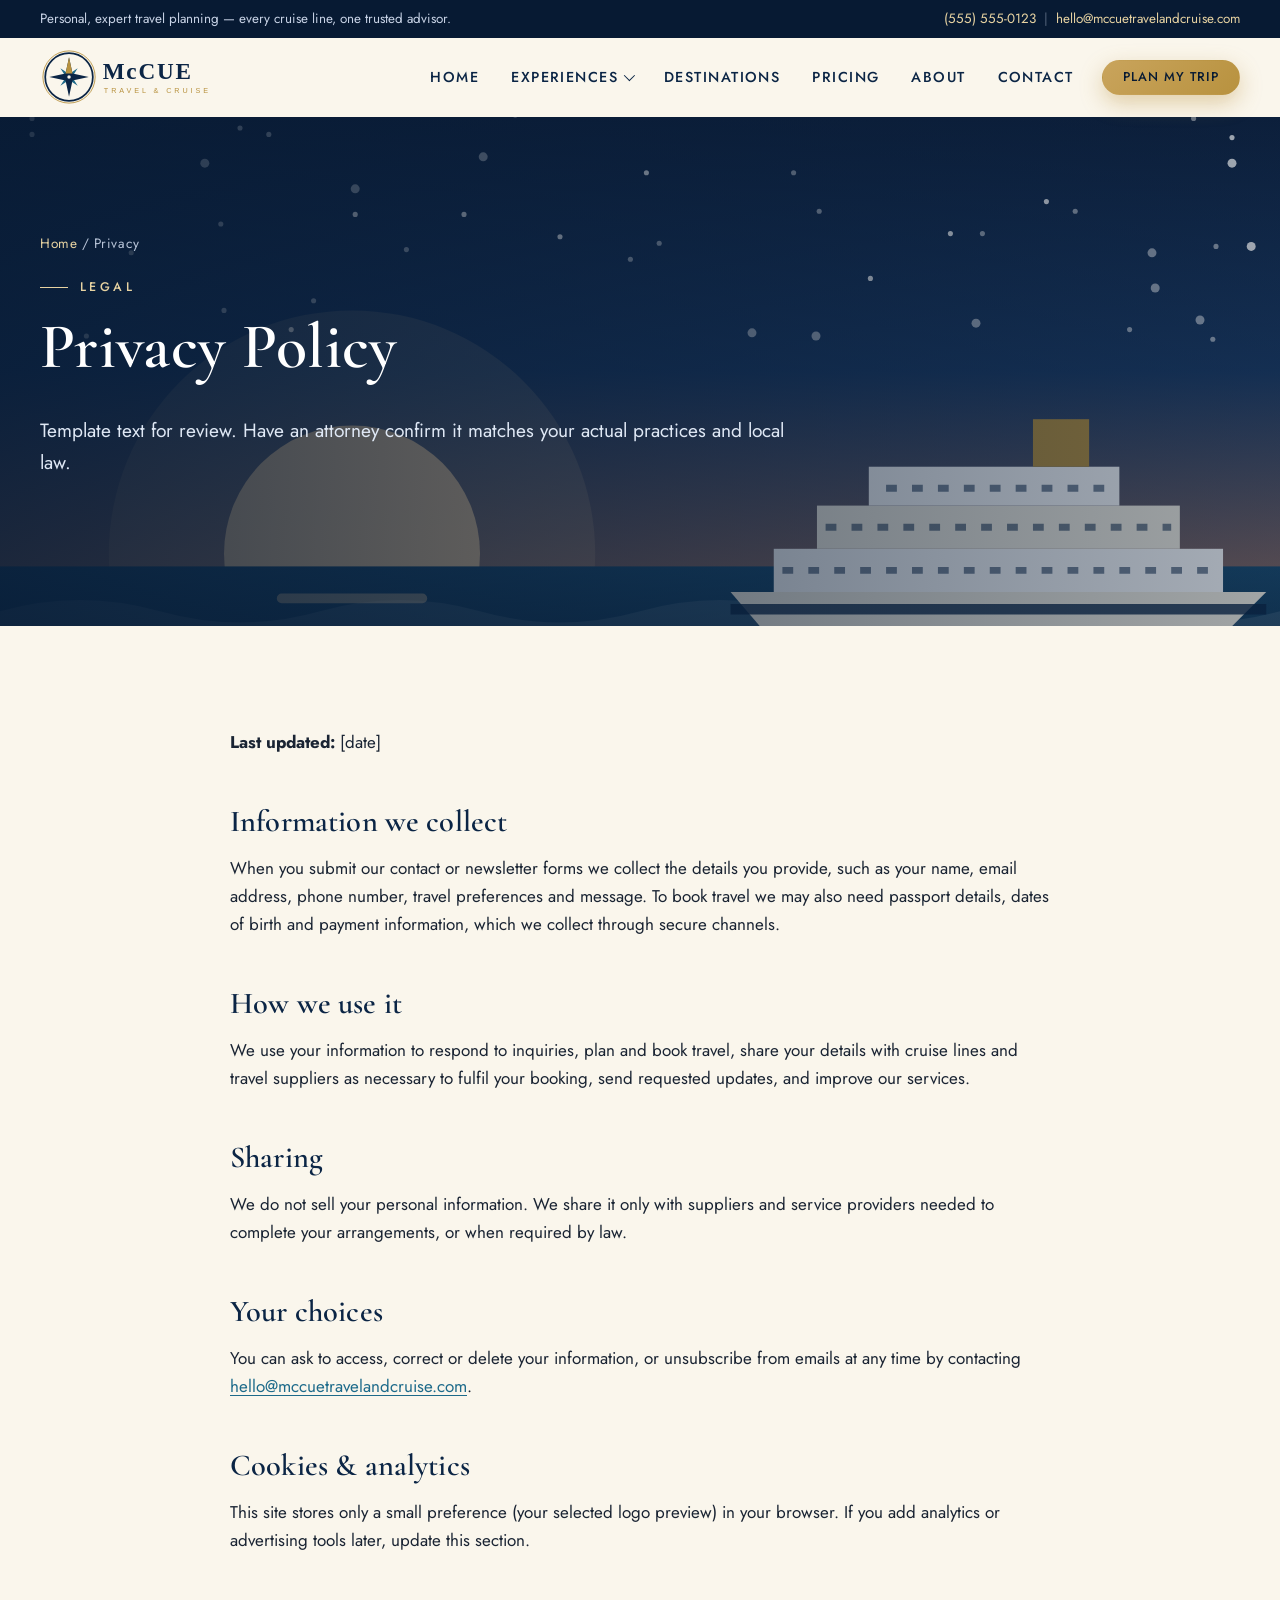
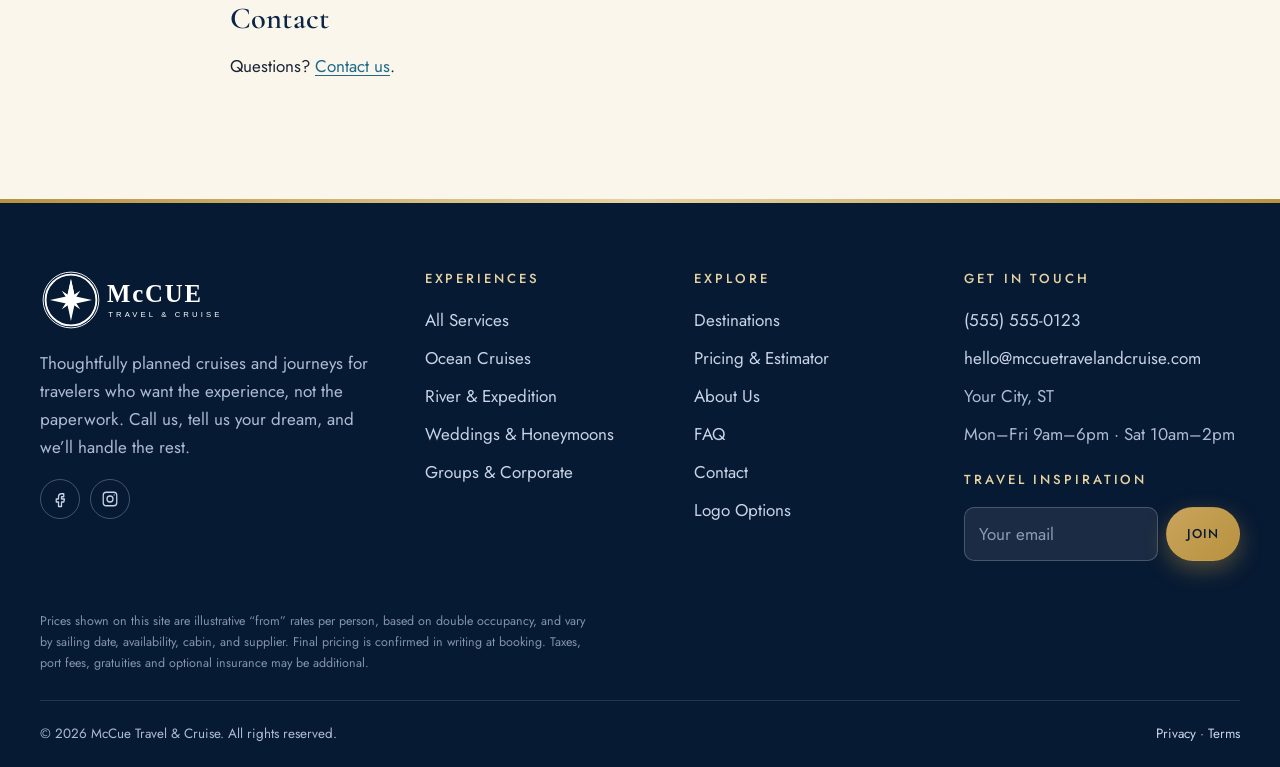
<file: privacy.html>
<!doctype html>
<html lang="en">
<head>
<meta charset="utf-8">
<meta name="viewport" content="width=device-width,initial-scale=1">
<title>Privacy Policy | McCue Travel & Cruise</title>
<meta name="description" content="How McCue Travel & Cruise collects, uses and protects your information.">
<meta name="theme-color" content="#0b2545">
<meta property="og:title" content="Privacy Policy | McCue Travel & Cruise">
<meta property="og:description" content="How McCue Travel & Cruise collects, uses and protects your information.">
<meta property="og:type" content="website">
<link rel="icon" href="assets/favicon.svg" type="image/svg+xml">
<link rel="preconnect" href="https://fonts.googleapis.com">
<link rel="preconnect" href="https://fonts.gstatic.com" crossorigin>
<link href="https://fonts.googleapis.com/css2?family=Cormorant+Garamond:ital,wght@0,500;0,600;0,700;1,500;1,600&family=Jost:wght@300;400;500;600&display=swap" rel="stylesheet">
<link rel="stylesheet" href="assets/css/styles.css">
<script src="assets/js/main.js" defer></script>
</head>
<body>
<header id="site-header"></header>
<main id="main">
<section class="page-hero">
  <div class="scene" data-scene="hero"></div>
  <div class="container"><div class="inner">
    <div class="crumbs"><a href="index.html">Home</a> / Privacy</div>
    <span class="eyebrow">Legal</span>
    <h1>Privacy Policy</h1>
    <p class="lead">Template text for review. Have an attorney confirm it matches your actual practices and local law.</p>
    
  </div></div>
</section>

<section class="section"><div class="container legal-page" style="max-width:820px">
<p><strong>Last updated:</strong> [date]</p>
<h2>Information we collect</h2>
<p>When you submit our contact or newsletter forms we collect the details you provide, such as your name, email address, phone number, travel preferences and message. To book travel we may also need passport details, dates of birth and payment information, which we collect through secure channels.</p>
<h2>How we use it</h2>
<p>We use your information to respond to inquiries, plan and book travel, share your details with cruise lines and travel suppliers as necessary to fulfil your booking, send requested updates, and improve our services.</p>
<h2>Sharing</h2>
<p>We do not sell your personal information. We share it only with suppliers and service providers needed to complete your arrangements, or when required by law.</p>
<h2>Your choices</h2>
<p>You can ask to access, correct or delete your information, or unsubscribe from emails at any time by contacting <a data-config="email" href="mailto:hello@mccuetravelandcruise.com">hello@mccuetravelandcruise.com</a>.</p>
<h2>Cookies &amp; analytics</h2>
<p>This site stores only a small preference (your selected logo preview) in your browser. If you add analytics or advertising tools later, update this section.</p>
<h2>Contact</h2>
<p>Questions? <a href="contact.html">Contact us</a>.</p>
</div></section>
</main>
<footer id="site-footer"></footer>
</body>
</html>
</file>
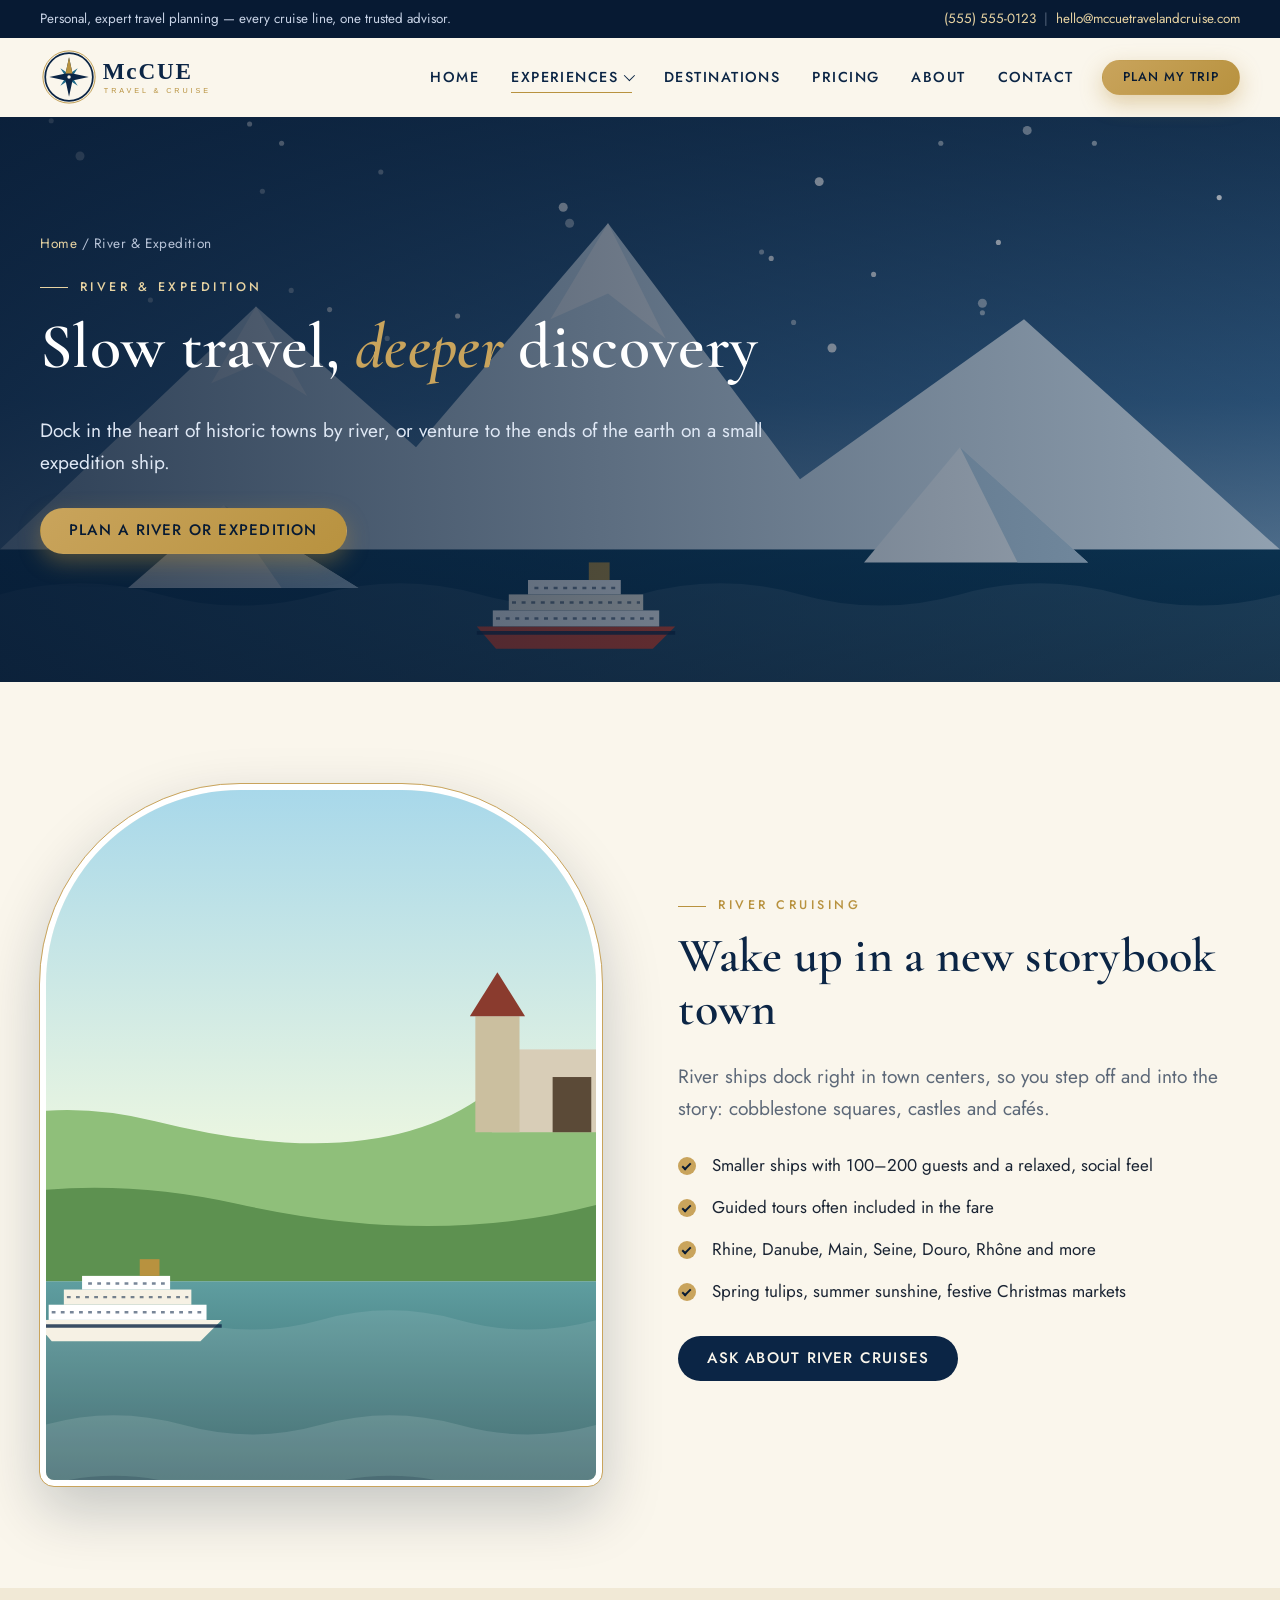
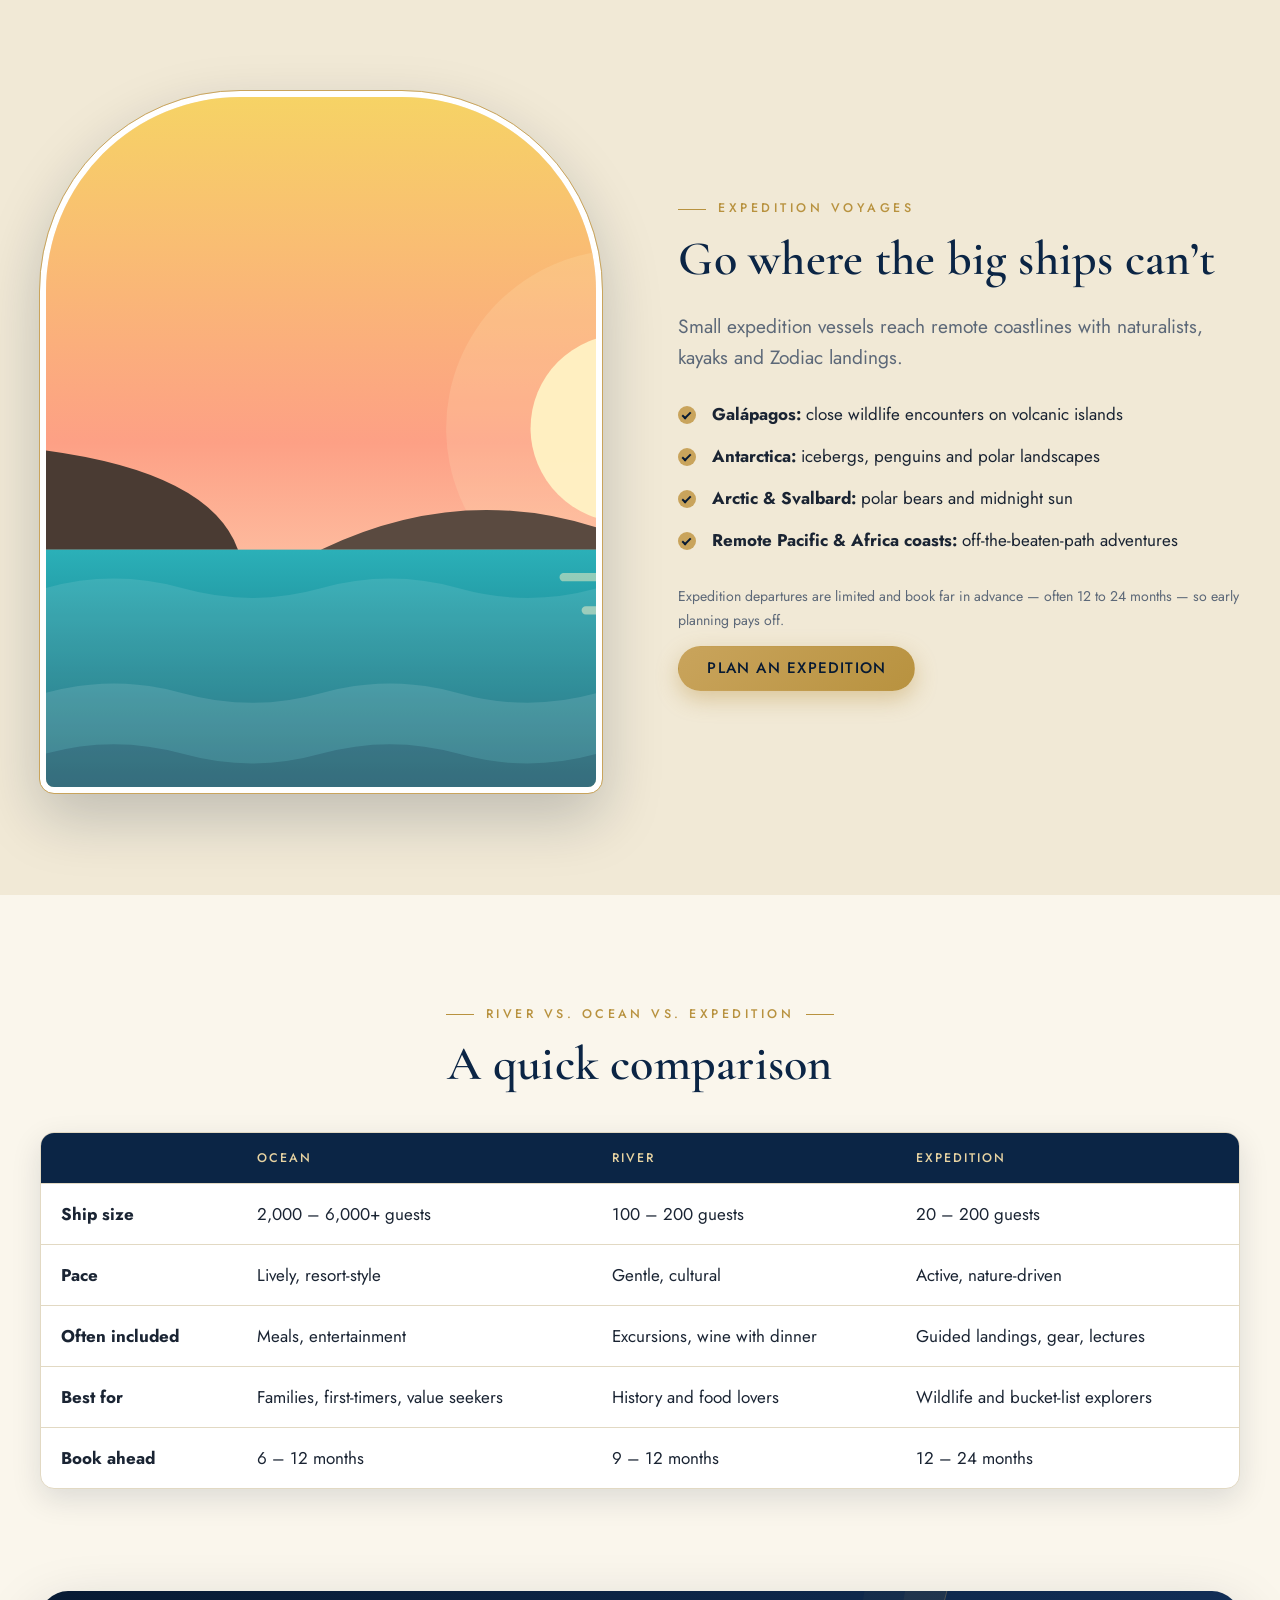
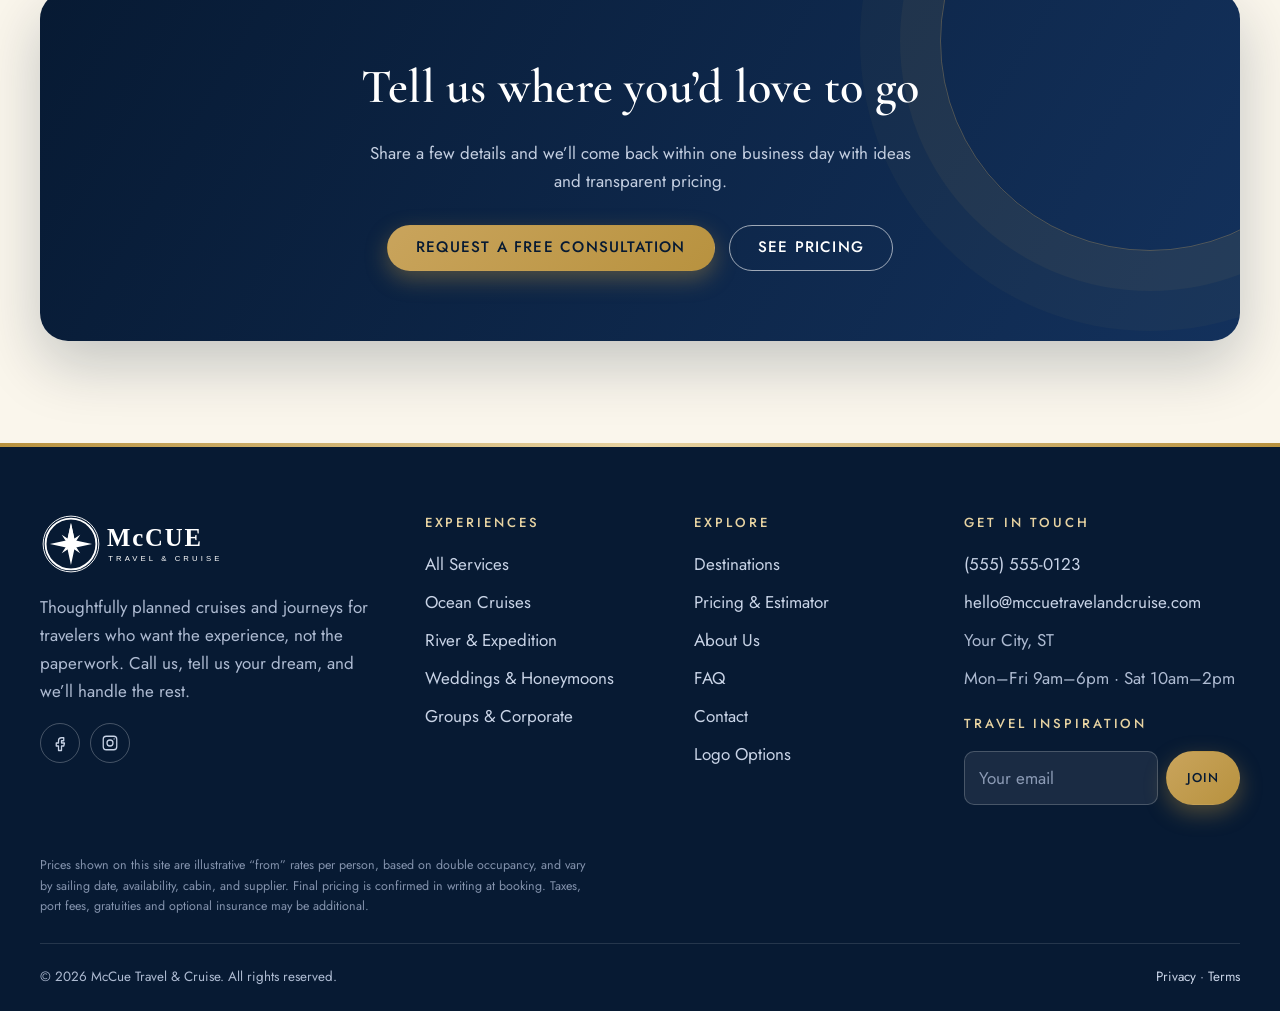
<file: river-expedition.html>
<!doctype html>
<html lang="en">
<head>
<meta charset="utf-8">
<meta name="viewport" content="width=device-width,initial-scale=1">
<title>River & Expedition Cruises | McCue Travel & Cruise</title>
<meta name="description" content="Plan a European river cruise, Galápagos voyage or Antarctica expedition with McCue Travel & Cruise: small ships, expert guides, immersive itineraries.">
<meta name="theme-color" content="#0b2545">
<meta property="og:title" content="River & Expedition Cruises | McCue Travel & Cruise">
<meta property="og:description" content="Plan a European river cruise, Galápagos voyage or Antarctica expedition with McCue Travel & Cruise: small ships, expert guides, immersive itineraries.">
<meta property="og:type" content="website">
<link rel="icon" href="assets/favicon.svg" type="image/svg+xml">
<link rel="preconnect" href="https://fonts.googleapis.com">
<link rel="preconnect" href="https://fonts.gstatic.com" crossorigin>
<link href="https://fonts.googleapis.com/css2?family=Cormorant+Garamond:ital,wght@0,500;0,600;0,700;1,500;1,600&family=Jost:wght@300;400;500;600&display=swap" rel="stylesheet">
<link rel="stylesheet" href="assets/css/styles.css">
<script src="assets/js/main.js" defer></script>
</head>
<body>
<header id="site-header"></header>
<main id="main">
<section class="page-hero">
  <div class="scene" data-scene="expedition"></div>
  <div class="container"><div class="inner">
    <div class="crumbs"><a href="index.html">Home</a> / River &amp; Expedition</div>
    <span class="eyebrow">River &amp; Expedition</span>
    <h1>Slow travel, <em style="color:var(--gold)">deeper</em> discovery</h1>
    <p class="lead">Dock in the heart of historic towns by river, or venture to the ends of the earth on a small expedition ship.</p>
    <div class="hero-actions"><a class="btn btn-primary" href="contact.html?service=river">Plan a river or expedition</a></div>
  </div></div>
</section>

<section class="section">
  <div class="container split">
    <div class="frame reveal"><div class="scene" data-scene="river" style="height:100%"></div></div>
    <div class="reveal d1">
      <span class="eyebrow">River cruising</span>
      <h2>Wake up in a new storybook town</h2>
      <p class="lead">River ships dock right in town centers, so you step off and into the story: cobblestone squares, castles and cafés.</p>
      <ul class="ticks">
        <li>Smaller ships with 100–200 guests and a relaxed, social feel</li>
        <li>Guided tours often included in the fare</li>
        <li>Rhine, Danube, Main, Seine, Douro, Rhône and more</li>
        <li>Spring tulips, summer sunshine, festive Christmas markets</li>
      </ul>
      <a class="btn btn-navy" href="contact.html?service=river&destination=Rhine%20%26%20Danube%20River">Ask about river cruises</a>
    </div>
  </div>
</section>

<section class="section alt">
  <div class="container split flip">
    <div class="reveal d1">
      <span class="eyebrow">Expedition voyages</span>
      <h2>Go where the big ships can’t</h2>
      <p class="lead">Small expedition vessels reach remote coastlines with naturalists, kayaks and Zodiac landings.</p>
      <ul class="ticks">
        <li><strong>Galápagos:</strong> close wildlife encounters on volcanic islands</li>
        <li><strong>Antarctica:</strong> icebergs, penguins and polar landscapes</li>
        <li><strong>Arctic &amp; Svalbard:</strong> polar bears and midnight sun</li>
        <li><strong>Remote Pacific &amp; Africa coasts:</strong> off-the-beaten-path adventures</li>
      </ul>
      <p class="note">Expedition departures are limited and book far in advance — often 12 to 24 months — so early planning pays off.</p>
      <a class="btn btn-primary" href="contact.html?service=expedition">Plan an expedition</a>
    </div>
    <div class="frame reveal"><div class="scene" data-scene="galapagos" style="height:100%"></div></div>
  </div>
</section>

<section class="section">
  <div class="container">
    <div class="center reveal"><span class="eyebrow">River vs. ocean vs. expedition</span><h2>A quick comparison</h2></div>
    <div class="table-wrap reveal" style="margin-top:40px">
      <table>
        <thead><tr><th></th><th>Ocean</th><th>River</th><th>Expedition</th></tr></thead>
        <tbody>
          <tr><td><strong>Ship size</strong></td><td>2,000 – 6,000+ guests</td><td>100 – 200 guests</td><td>20 – 200 guests</td></tr>
          <tr><td><strong>Pace</strong></td><td>Lively, resort-style</td><td>Gentle, cultural</td><td>Active, nature-driven</td></tr>
          <tr><td><strong>Often included</strong></td><td>Meals, entertainment</td><td>Excursions, wine with dinner</td><td>Guided landings, gear, lectures</td></tr>
          <tr><td><strong>Best for</strong></td><td>Families, first-timers, value seekers</td><td>History and food lovers</td><td>Wildlife and bucket-list explorers</td></tr>
          <tr><td><strong>Book ahead</strong></td><td>6 – 12 months</td><td>9 – 12 months</td><td>12 – 24 months</td></tr>
        </tbody>
      </table>
    </div>
  </div>
</section>
<section class="section" style="padding-top:0">
  <div class="container"><div class="cta-band reveal">
    <h2>Tell us where you’d love to go</h2><p>Share a few details and we’ll come back within one business day with ideas and transparent pricing.</p>
    <div class="hero-actions"><a class="btn btn-primary" href="contact.html">Request a Free Consultation</a><a class="btn btn-ghost" href="pricing.html">See Pricing</a></div>
  </div></div>
</section>
</main>
<footer id="site-footer"></footer>
</body>
</html>
</file>
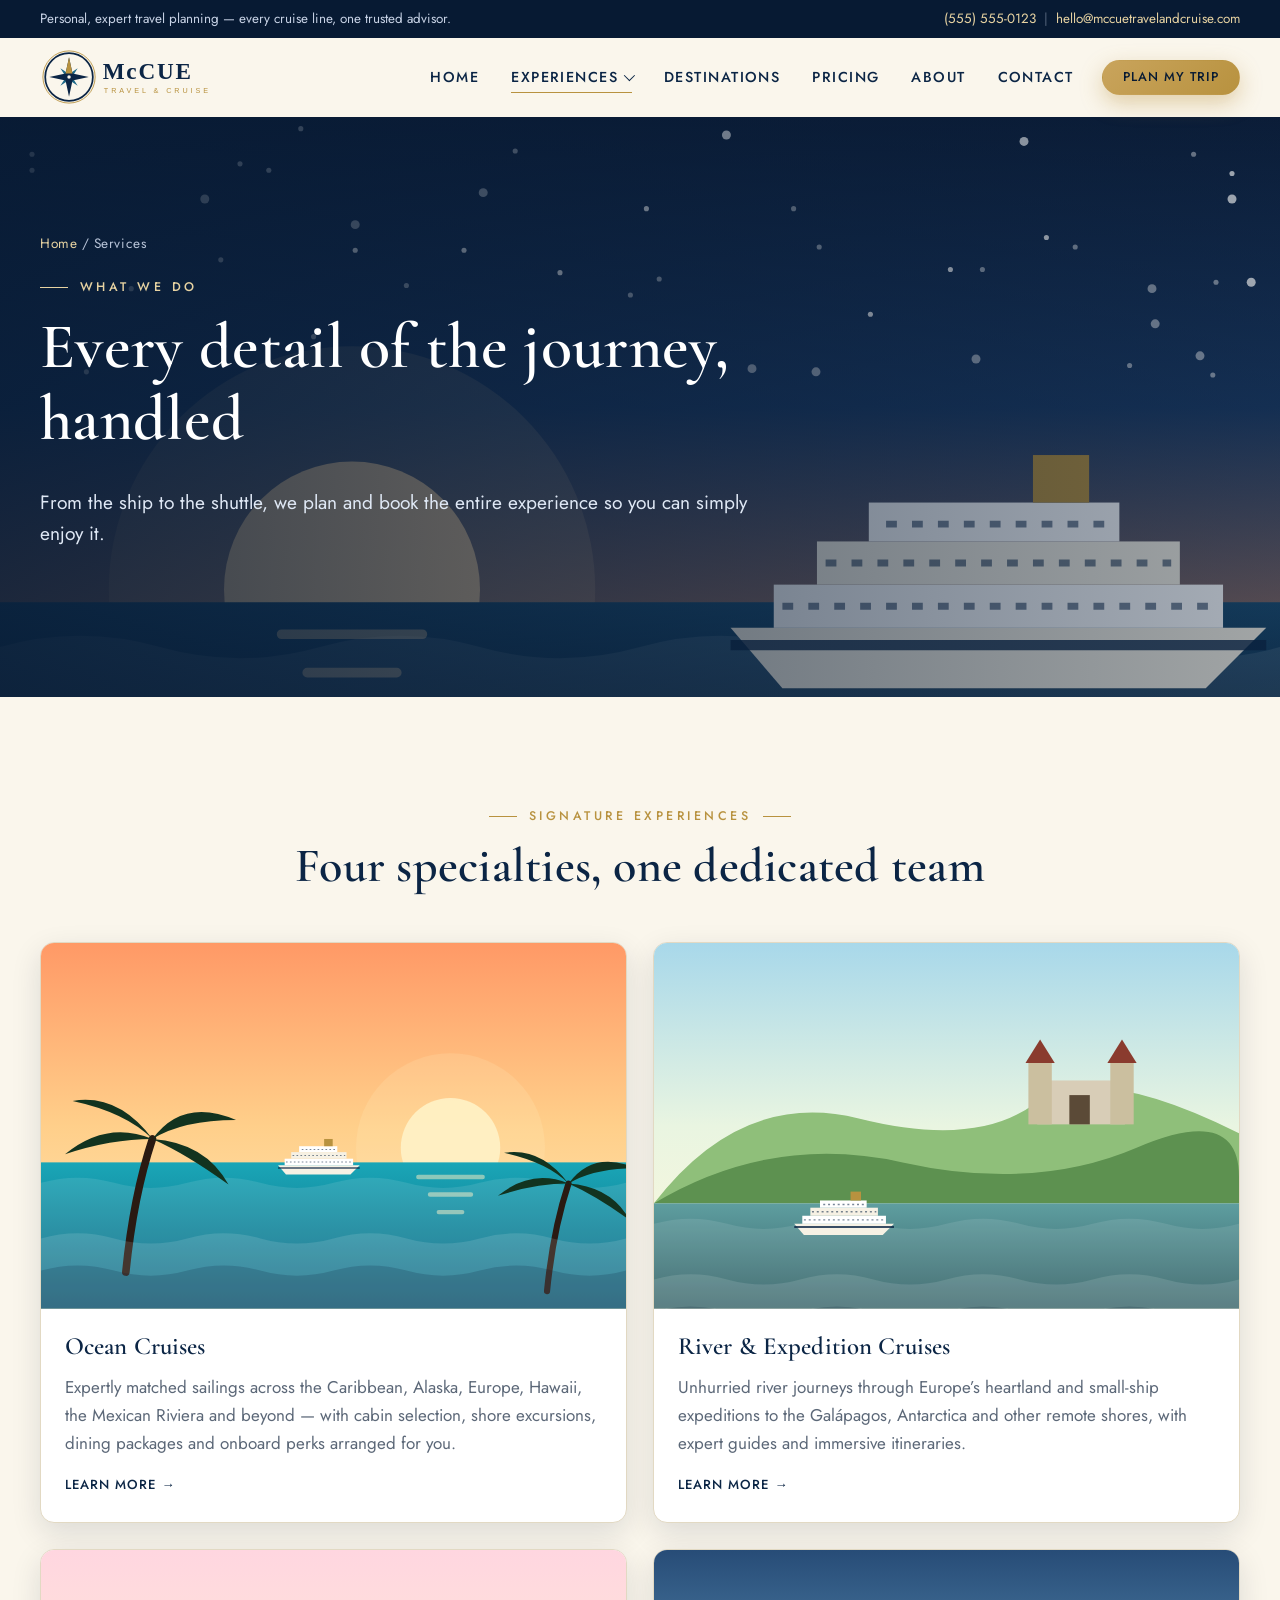
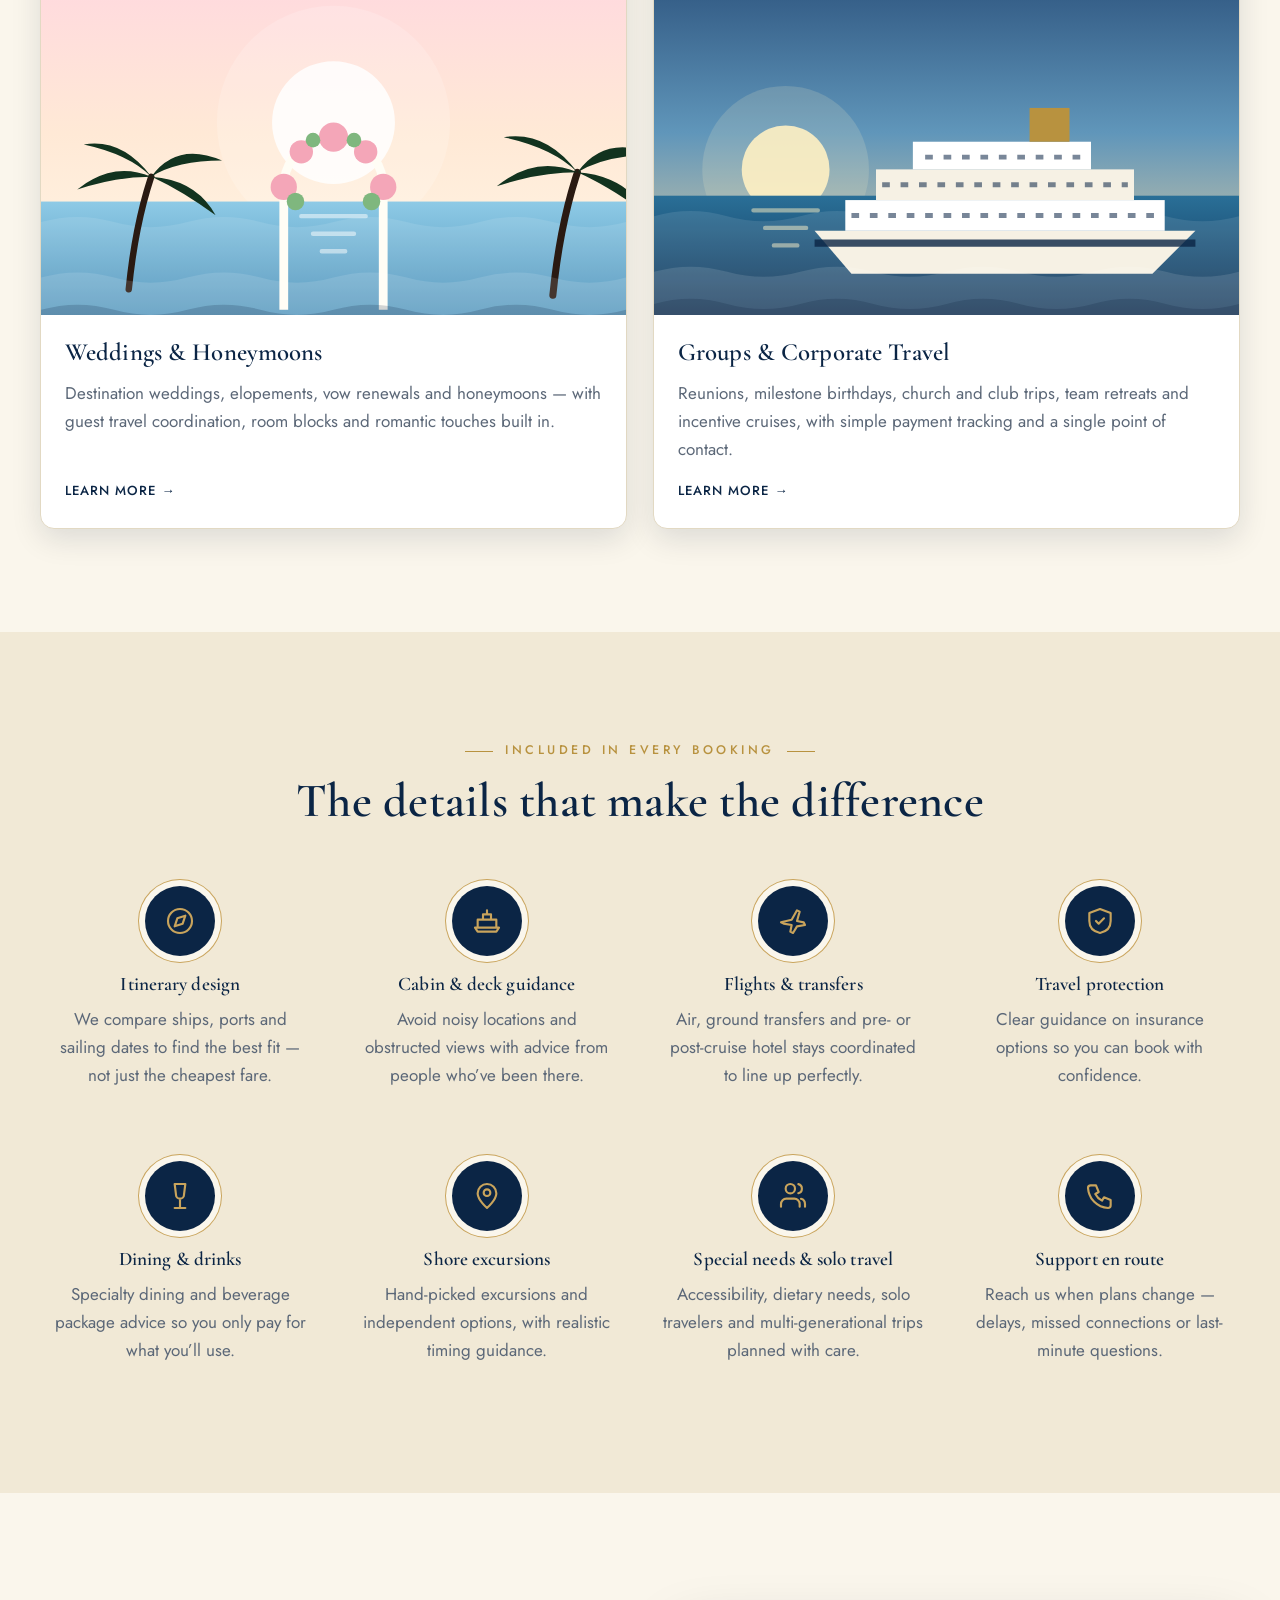
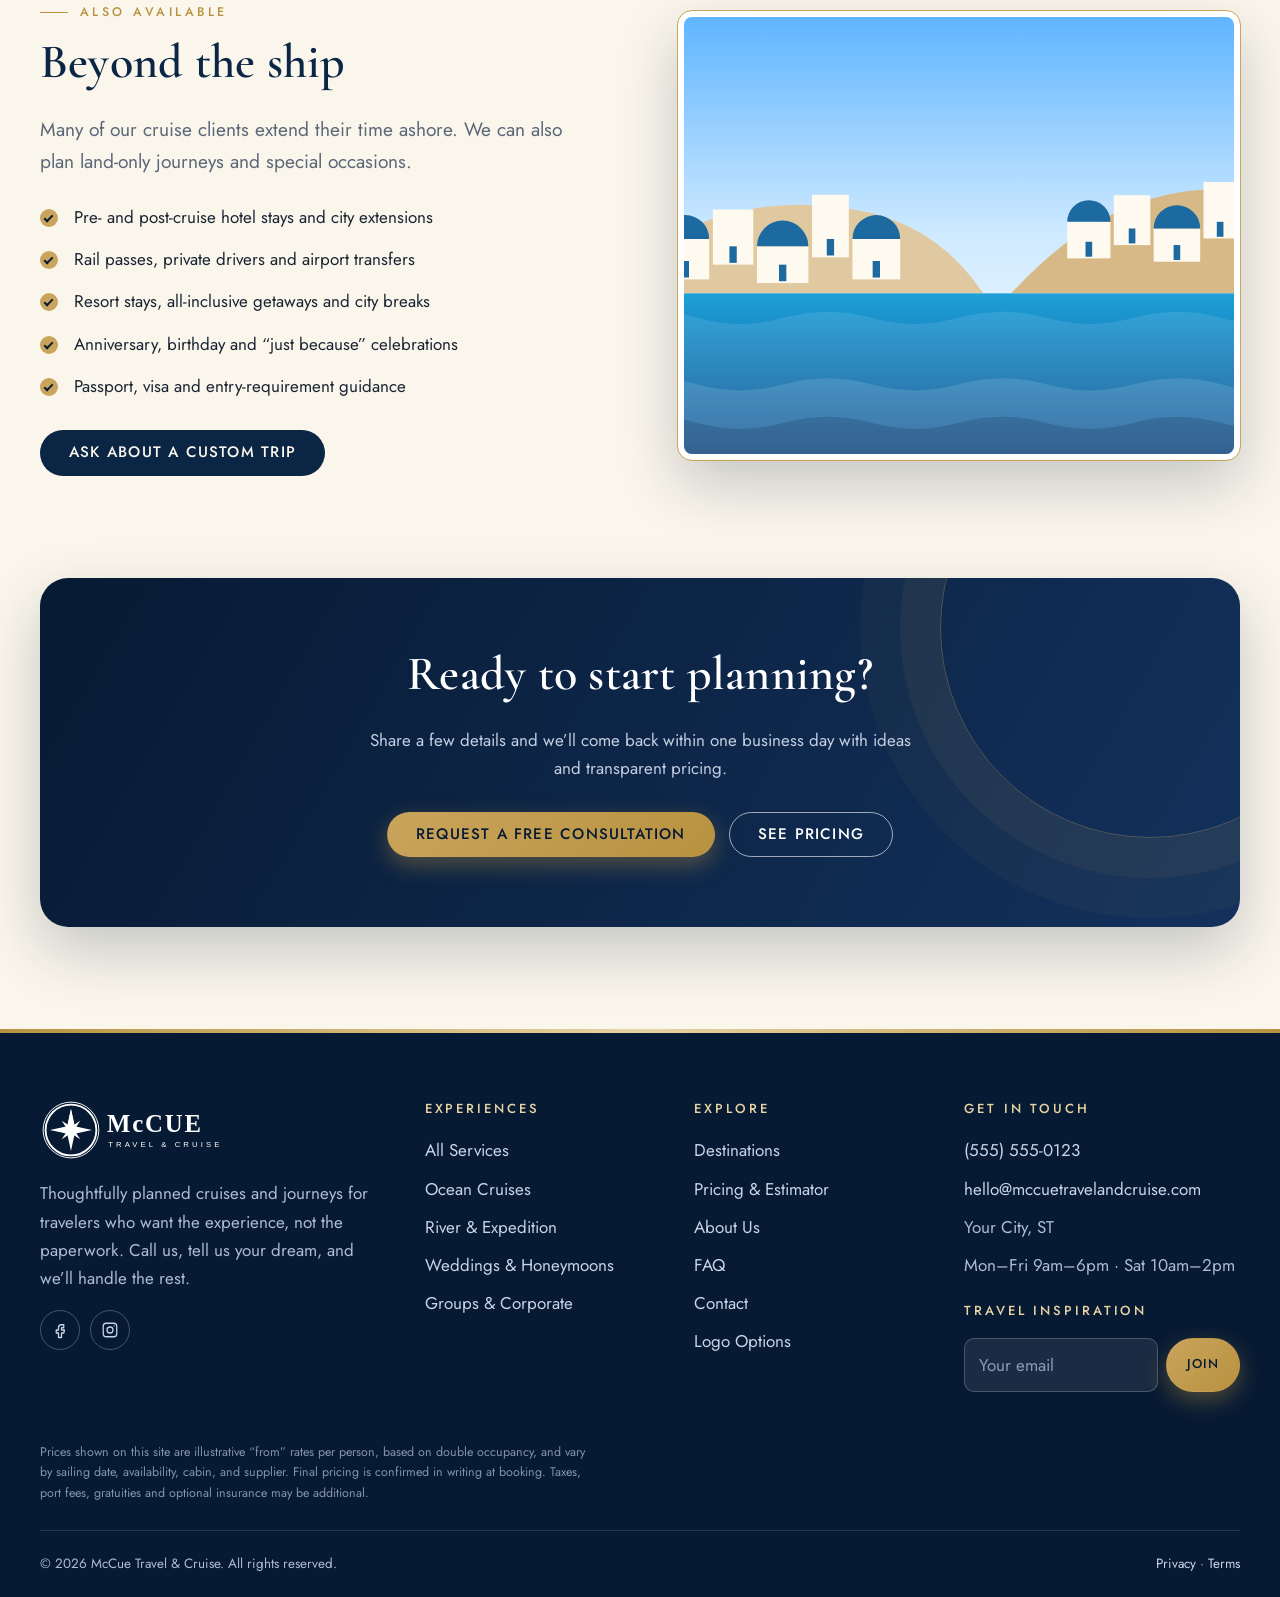
<file: services.html>
<!doctype html>
<html lang="en">
<head>
<meta charset="utf-8">
<meta name="viewport" content="width=device-width,initial-scale=1">
<title>Services | McCue Travel & Cruise</title>
<meta name="description" content="Ocean and river cruises, expeditions, destination weddings, honeymoons, group and corporate travel, plus flights, hotels, transfers and insurance — all planned by McCue Travel & Cruise.">
<meta name="theme-color" content="#0b2545">
<meta property="og:title" content="Services | McCue Travel & Cruise">
<meta property="og:description" content="Ocean and river cruises, expeditions, destination weddings, honeymoons, group and corporate travel, plus flights, hotels, transfers and insurance — all planned by McCue Travel & Cruise.">
<meta property="og:type" content="website">
<link rel="icon" href="assets/favicon.svg" type="image/svg+xml">
<link rel="preconnect" href="https://fonts.googleapis.com">
<link rel="preconnect" href="https://fonts.gstatic.com" crossorigin>
<link href="https://fonts.googleapis.com/css2?family=Cormorant+Garamond:ital,wght@0,500;0,600;0,700;1,500;1,600&family=Jost:wght@300;400;500;600&display=swap" rel="stylesheet">
<link rel="stylesheet" href="assets/css/styles.css">
<script src="assets/js/main.js" defer></script>
</head>
<body>
<header id="site-header"></header>
<main id="main">
<section class="page-hero">
  <div class="scene" data-scene="hero"></div>
  <div class="container"><div class="inner">
    <div class="crumbs"><a href="index.html">Home</a> / Services</div>
    <span class="eyebrow">What we do</span>
    <h1>Every detail of the journey, handled</h1>
    <p class="lead">From the ship to the shuttle, we plan and book the entire experience so you can simply enjoy it.</p>
    
  </div></div>
</section>

<section class="section">
  <div class="container">
    <div class="center reveal"><span class="eyebrow">Signature experiences</span><h2>Four specialties, one dedicated team</h2></div>
    <div class="grid g2" style="margin-top:48px">
      <article class="card reveal"><div class="scene" data-scene="caribbean"></div><div class="body"><h3>Ocean Cruises</h3><p>Expertly matched sailings across the Caribbean, Alaska, Europe, Hawaii, the Mexican Riviera and beyond — with cabin selection, shore excursions, dining packages and onboard perks arranged for you.</p><a class="more" href="ocean-cruises.html">Learn more</a></div></article>
      <article class="card reveal d1"><div class="scene" data-scene="river"></div><div class="body"><h3>River &amp; Expedition Cruises</h3><p>Unhurried river journeys through Europe’s heartland and small-ship expeditions to the Galápagos, Antarctica and other remote shores, with expert guides and immersive itineraries.</p><a class="more" href="river-expedition.html">Learn more</a></div></article>
      <article class="card reveal"><div class="scene" data-scene="wedding"></div><div class="body"><h3>Weddings &amp; Honeymoons</h3><p>Destination weddings, elopements, vow renewals and honeymoons — with guest travel coordination, room blocks and romantic touches built in.</p><a class="more" href="weddings-honeymoons.html">Learn more</a></div></article>
      <article class="card reveal d1"><div class="scene" data-scene="group"></div><div class="body"><h3>Groups &amp; Corporate Travel</h3><p>Reunions, milestone birthdays, church and club trips, team retreats and incentive cruises, with simple payment tracking and a single point of contact.</p><a class="more" href="groups-corporate.html">Learn more</a></div></article>
    </div>
  </div>
</section>

<section class="section alt">
  <div class="container">
    <div class="center reveal"><span class="eyebrow">Included in every booking</span><h2>The details that make the difference</h2></div>
    <div class="grid g4" style="margin-top:48px">
<div class="icon-box reveal "><div class="ico" data-ico="compass"></div><h4>Itinerary design</h4><p>We compare ships, ports and sailing dates to find the best fit — not just the cheapest fare.</p></div><div class="icon-box reveal d1"><div class="ico" data-ico="ship"></div><h4>Cabin &amp; deck guidance</h4><p>Avoid noisy locations and obstructed views with advice from people who’ve been there.</p></div><div class="icon-box reveal d2"><div class="ico" data-ico="plane"></div><h4>Flights &amp; transfers</h4><p>Air, ground transfers and pre- or post-cruise hotel stays coordinated to line up perfectly.</p></div><div class="icon-box reveal d3"><div class="ico" data-ico="shield"></div><h4>Travel protection</h4><p>Clear guidance on insurance options so you can book with confidence.</p></div>
    </div>
    <div class="grid g4" style="margin-top:34px">
<div class="icon-box reveal "><div class="ico" data-ico="glass"></div><h4>Dining &amp; drinks</h4><p>Specialty dining and beverage package advice so you only pay for what you’ll use.</p></div><div class="icon-box reveal d1"><div class="ico" data-ico="map"></div><h4>Shore excursions</h4><p>Hand-picked excursions and independent options, with realistic timing guidance.</p></div><div class="icon-box reveal d2"><div class="ico" data-ico="users"></div><h4>Special needs &amp; solo travel</h4><p>Accessibility, dietary needs, solo travelers and multi-generational trips planned with care.</p></div><div class="icon-box reveal d3"><div class="ico" data-ico="phone"></div><h4>Support en route</h4><p>Reach us when plans change — delays, missed connections or last-minute questions.</p></div>
    </div>
  </div>
</section>

<section class="section">
  <div class="container split">
    <div class="reveal">
      <span class="eyebrow">Also available</span>
      <h2>Beyond the ship</h2>
      <p class="lead">Many of our cruise clients extend their time ashore. We can also plan land-only journeys and special occasions.</p>
      <ul class="ticks">
        <li>Pre- and post-cruise hotel stays and city extensions</li>
        <li>Rail passes, private drivers and airport transfers</li>
        <li>Resort stays, all-inclusive getaways and city breaks</li>
        <li>Anniversary, birthday and “just because” celebrations</li>
        <li>Passport, visa and entry-requirement guidance</li>
      </ul>
      <a class="btn btn-navy" href="contact.html">Ask about a custom trip</a>
    </div>
    <div class="frame wide reveal d1"><div class="scene" data-scene="greek" style="height:100%"></div></div>
  </div>
</section>
<section class="section" style="padding-top:0">
  <div class="container"><div class="cta-band reveal">
    <h2>Ready to start planning?</h2><p>Share a few details and we’ll come back within one business day with ideas and transparent pricing.</p>
    <div class="hero-actions"><a class="btn btn-primary" href="contact.html">Request a Free Consultation</a><a class="btn btn-ghost" href="pricing.html">See Pricing</a></div>
  </div></div>
</section>
</main>
<footer id="site-footer"></footer>
</body>
</html>
</file>
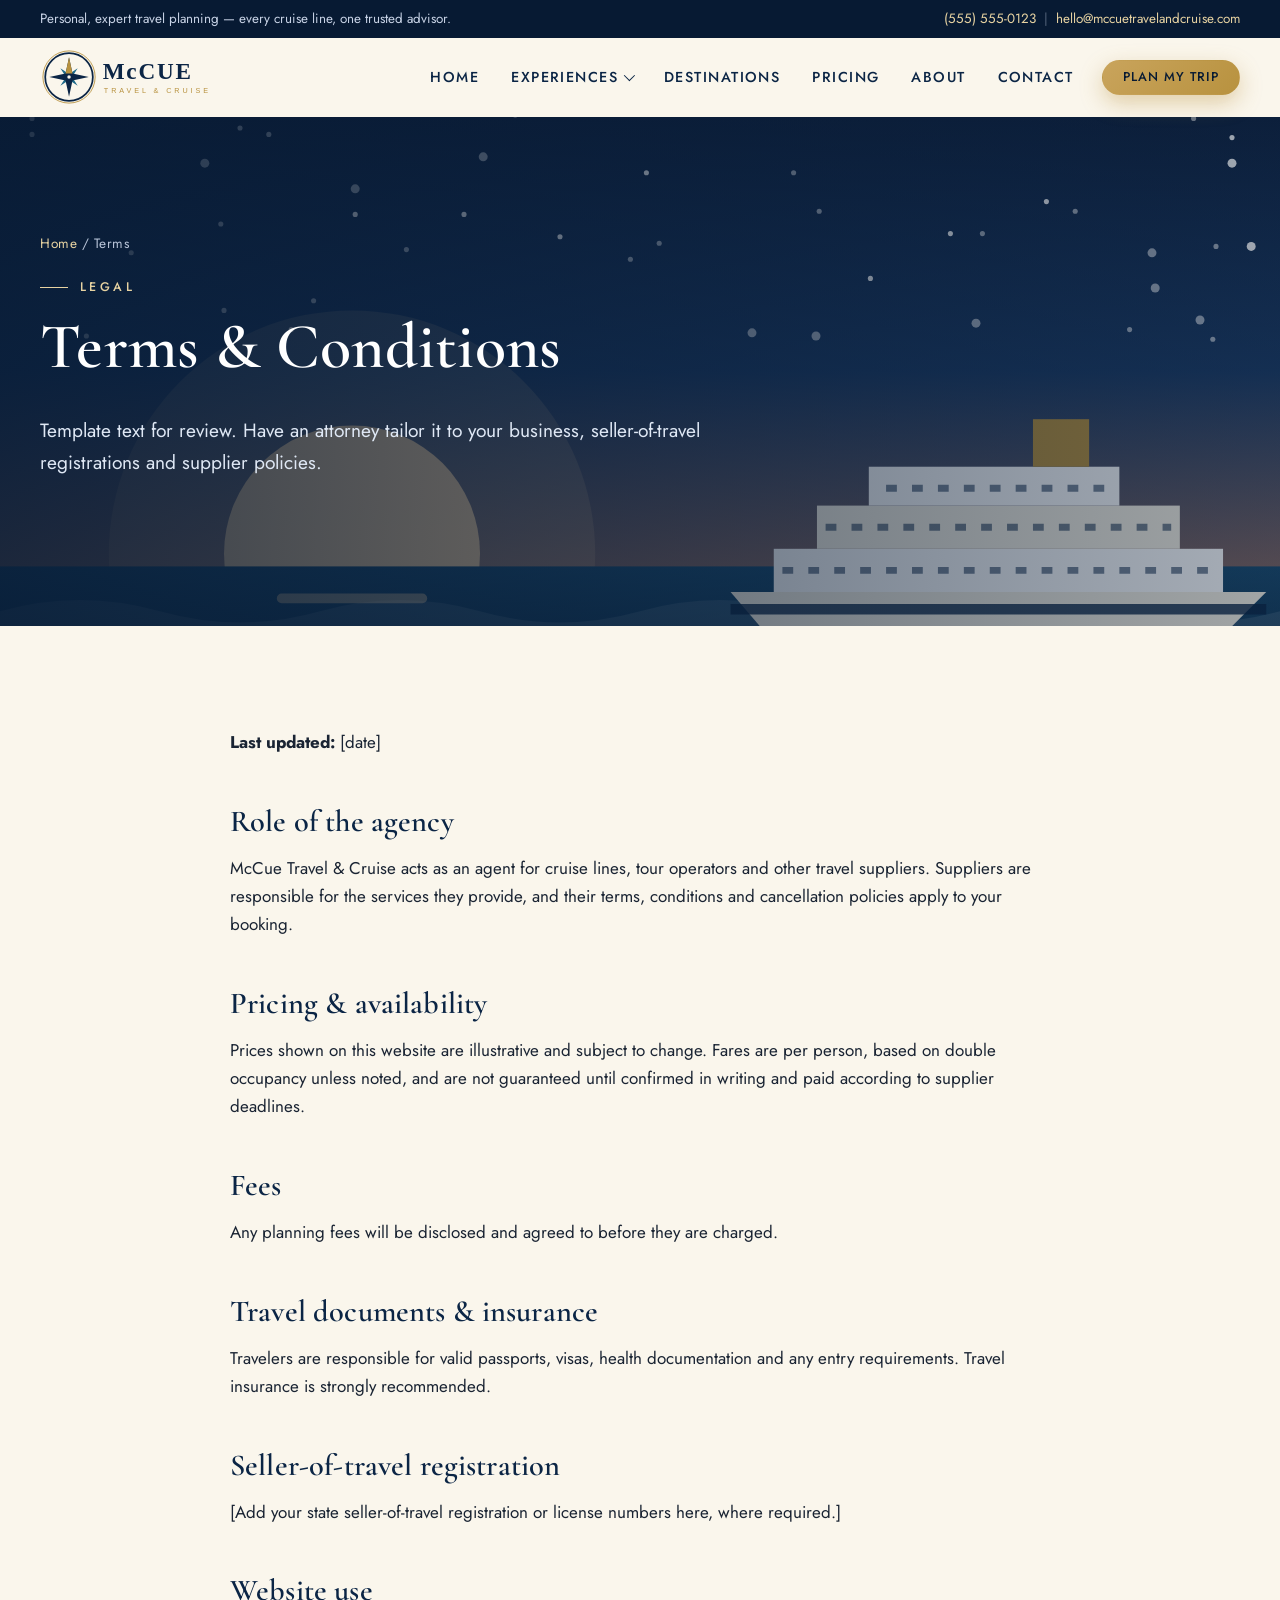
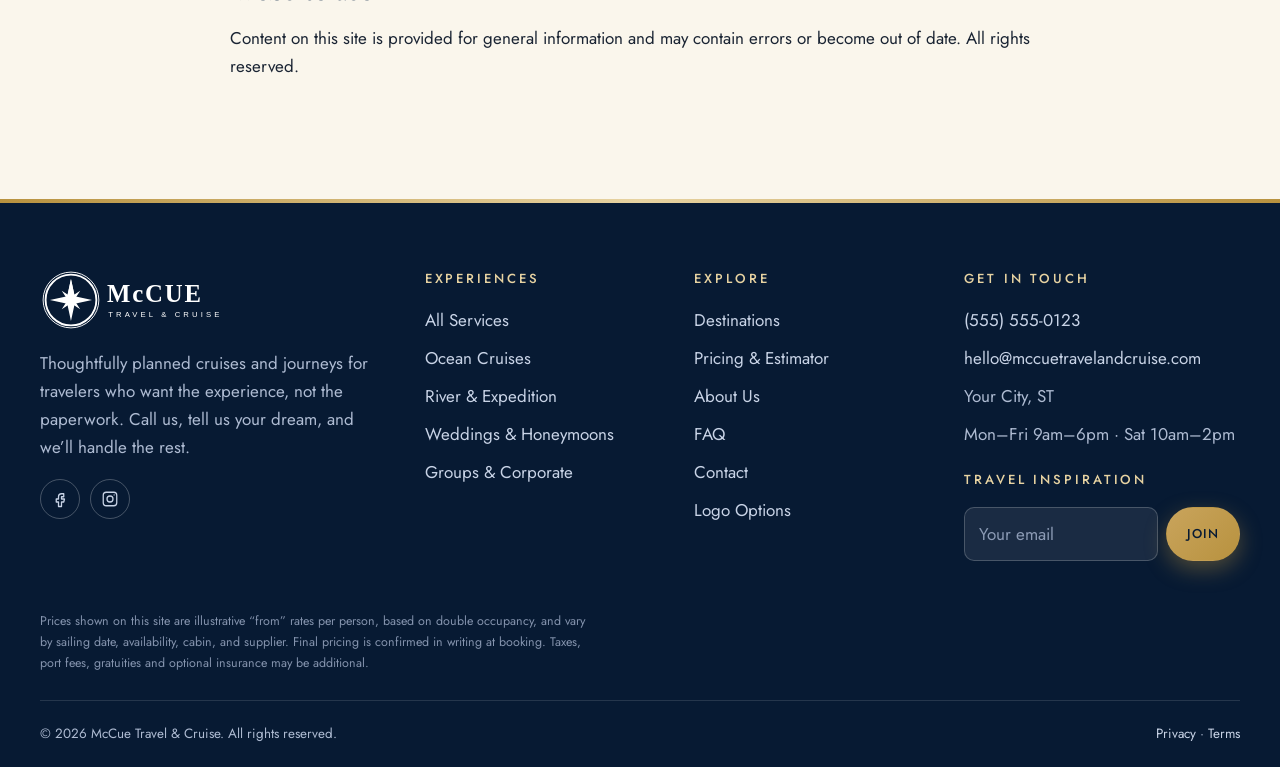
<file: terms.html>
<!doctype html>
<html lang="en">
<head>
<meta charset="utf-8">
<meta name="viewport" content="width=device-width,initial-scale=1">
<title>Terms | McCue Travel & Cruise</title>
<meta name="description" content="Terms of use and booking information for McCue Travel & Cruise.">
<meta name="theme-color" content="#0b2545">
<meta property="og:title" content="Terms | McCue Travel & Cruise">
<meta property="og:description" content="Terms of use and booking information for McCue Travel & Cruise.">
<meta property="og:type" content="website">
<link rel="icon" href="assets/favicon.svg" type="image/svg+xml">
<link rel="preconnect" href="https://fonts.googleapis.com">
<link rel="preconnect" href="https://fonts.gstatic.com" crossorigin>
<link href="https://fonts.googleapis.com/css2?family=Cormorant+Garamond:ital,wght@0,500;0,600;0,700;1,500;1,600&family=Jost:wght@300;400;500;600&display=swap" rel="stylesheet">
<link rel="stylesheet" href="assets/css/styles.css">
<script src="assets/js/main.js" defer></script>
</head>
<body>
<header id="site-header"></header>
<main id="main">
<section class="page-hero">
  <div class="scene" data-scene="hero"></div>
  <div class="container"><div class="inner">
    <div class="crumbs"><a href="index.html">Home</a> / Terms</div>
    <span class="eyebrow">Legal</span>
    <h1>Terms &amp; Conditions</h1>
    <p class="lead">Template text for review. Have an attorney tailor it to your business, seller-of-travel registrations and supplier policies.</p>
    
  </div></div>
</section>

<section class="section"><div class="container legal-page" style="max-width:820px">
<p><strong>Last updated:</strong> [date]</p>
<h2>Role of the agency</h2>
<p>McCue Travel &amp; Cruise acts as an agent for cruise lines, tour operators and other travel suppliers. Suppliers are responsible for the services they provide, and their terms, conditions and cancellation policies apply to your booking.</p>
<h2>Pricing &amp; availability</h2>
<p>Prices shown on this website are illustrative and subject to change. Fares are per person, based on double occupancy unless noted, and are not guaranteed until confirmed in writing and paid according to supplier deadlines.</p>
<h2>Fees</h2>
<p>Any planning fees will be disclosed and agreed to before they are charged.</p>
<h2>Travel documents &amp; insurance</h2>
<p>Travelers are responsible for valid passports, visas, health documentation and any entry requirements. Travel insurance is strongly recommended.</p>
<h2>Seller-of-travel registration</h2>
<p>[Add your state seller-of-travel registration or license numbers here, where required.]</p>
<h2>Website use</h2>
<p>Content on this site is provided for general information and may contain errors or become out of date. All rights reserved.</p>
</div></section>
</main>
<footer id="site-footer"></footer>
</body>
</html>
</file>
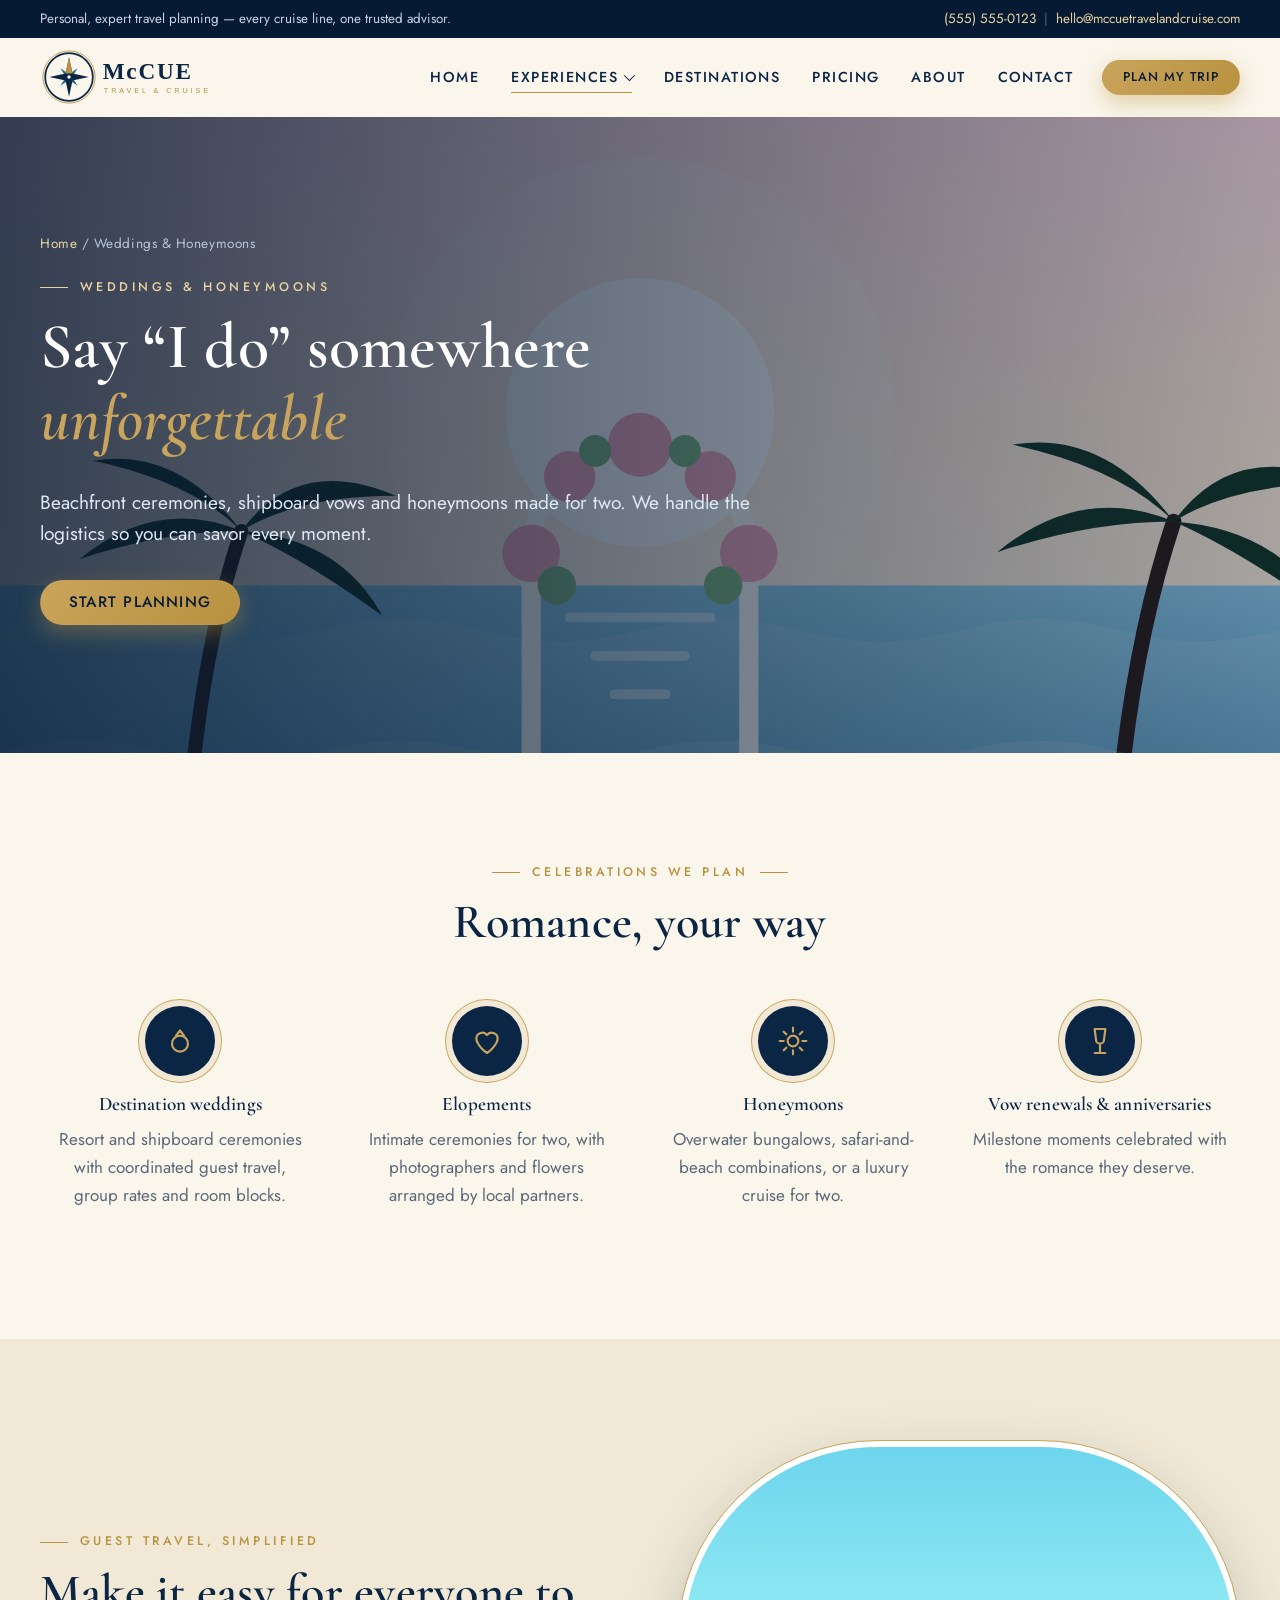
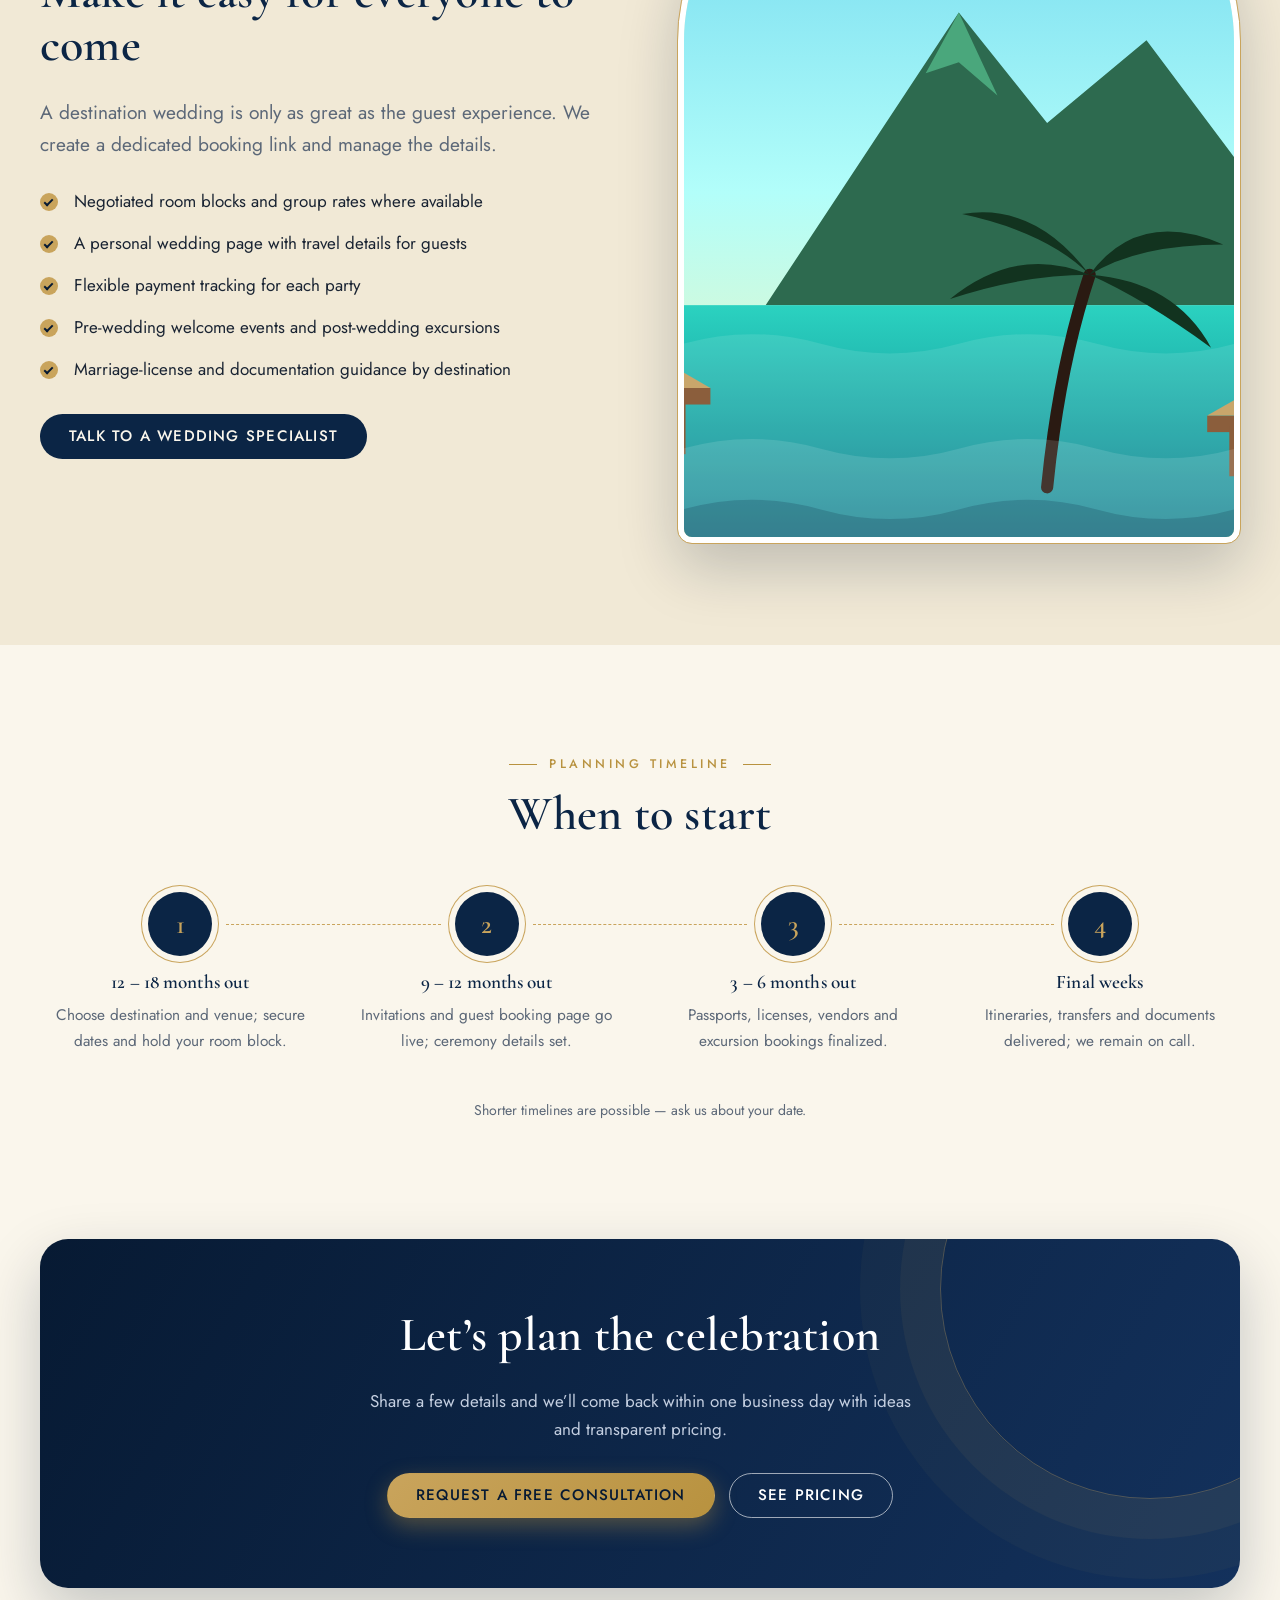
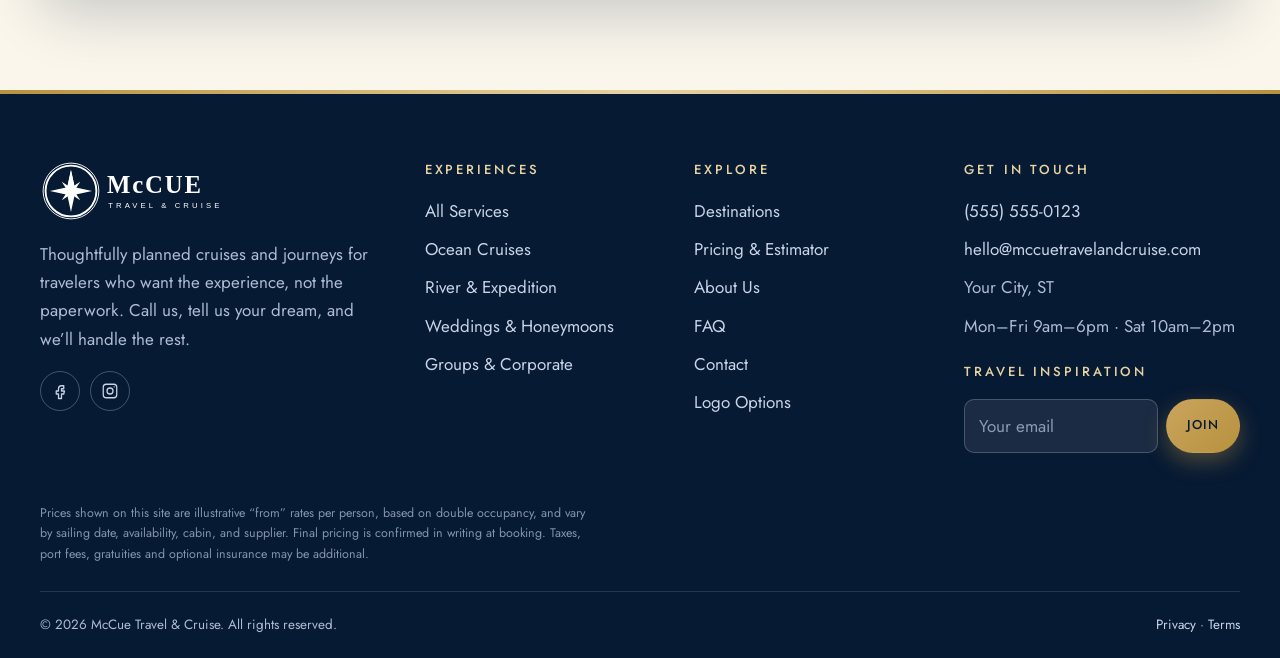
<file: weddings-honeymoons.html>
<!doctype html>
<html lang="en">
<head>
<meta charset="utf-8">
<meta name="viewport" content="width=device-width,initial-scale=1">
<title>Weddings & Honeymoons | McCue Travel & Cruise</title>
<meta name="description" content="Destination weddings, elopements, vow renewals and honeymoons planned by McCue Travel & Cruise, including guest travel coordination and room blocks.">
<meta name="theme-color" content="#0b2545">
<meta property="og:title" content="Weddings & Honeymoons | McCue Travel & Cruise">
<meta property="og:description" content="Destination weddings, elopements, vow renewals and honeymoons planned by McCue Travel & Cruise, including guest travel coordination and room blocks.">
<meta property="og:type" content="website">
<link rel="icon" href="assets/favicon.svg" type="image/svg+xml">
<link rel="preconnect" href="https://fonts.googleapis.com">
<link rel="preconnect" href="https://fonts.gstatic.com" crossorigin>
<link href="https://fonts.googleapis.com/css2?family=Cormorant+Garamond:ital,wght@0,500;0,600;0,700;1,500;1,600&family=Jost:wght@300;400;500;600&display=swap" rel="stylesheet">
<link rel="stylesheet" href="assets/css/styles.css">
<script src="assets/js/main.js" defer></script>
</head>
<body>
<header id="site-header"></header>
<main id="main">
<section class="page-hero">
  <div class="scene" data-scene="wedding"></div>
  <div class="container"><div class="inner">
    <div class="crumbs"><a href="index.html">Home</a> / Weddings &amp; Honeymoons</div>
    <span class="eyebrow">Weddings &amp; Honeymoons</span>
    <h1>Say “I do” somewhere <em style="color:var(--gold)">unforgettable</em></h1>
    <p class="lead">Beachfront ceremonies, shipboard vows and honeymoons made for two. We handle the logistics so you can savor every moment.</p>
    <div class="hero-actions"><a class="btn btn-primary" href="contact.html?service=wedding">Start planning</a></div>
  </div></div>
</section>

<section class="section">
  <div class="container">
    <div class="center reveal"><span class="eyebrow">Celebrations we plan</span><h2>Romance, your way</h2></div>
    <div class="grid g4" style="margin-top:46px">
<div class="icon-box reveal "><div class="ico" data-ico="ring"></div><h4>Destination weddings</h4><p>Resort and shipboard ceremonies with coordinated guest travel, group rates and room blocks.</p></div><div class="icon-box reveal d1"><div class="ico" data-ico="heart"></div><h4>Elopements</h4><p>Intimate ceremonies for two, with photographers and flowers arranged by local partners.</p></div><div class="icon-box reveal d2"><div class="ico" data-ico="sun"></div><h4>Honeymoons</h4><p>Overwater bungalows, safari-and-beach combinations, or a luxury cruise for two.</p></div><div class="icon-box reveal d3"><div class="ico" data-ico="glass"></div><h4>Vow renewals &amp; anniversaries</h4><p>Milestone moments celebrated with the romance they deserve.</p></div>
    </div>
  </div>
</section>

<section class="section alt">
  <div class="container split">
    <div class="reveal">
      <span class="eyebrow">Guest travel, simplified</span>
      <h2>Make it easy for everyone to come</h2>
      <p class="lead">A destination wedding is only as great as the guest experience. We create a dedicated booking link and manage the details.</p>
      <ul class="ticks">
        <li>Negotiated room blocks and group rates where available</li>
        <li>A personal wedding page with travel details for guests</li>
        <li>Flexible payment tracking for each party</li>
        <li>Pre-wedding welcome events and post-wedding excursions</li>
        <li>Marriage-license and documentation guidance by destination</li>
      </ul>
      <a class="btn btn-navy" href="contact.html?service=wedding">Talk to a wedding specialist</a>
    </div>
    <div class="frame reveal d1"><div class="scene" data-scene="polynesia" style="height:100%"></div></div>
  </div>
</section>

<section class="section">
  <div class="container">
    <div class="center reveal"><span class="eyebrow">Planning timeline</span><h2>When to start</h2></div>
    <div class="steps" style="margin-top:50px">
      <div class="step reveal"><h4>12 – 18 months out</h4><p>Choose destination and venue; secure dates and hold your room block.</p></div>
      <div class="step reveal d1"><h4>9 – 12 months out</h4><p>Invitations and guest booking page go live; ceremony details set.</p></div>
      <div class="step reveal d2"><h4>3 – 6 months out</h4><p>Passports, licenses, vendors and excursion bookings finalized.</p></div>
      <div class="step reveal d3"><h4>Final weeks</h4><p>Itineraries, transfers and documents delivered; we remain on call.</p></div>
    </div>
    <p class="center note reveal" style="margin-top:30px">Shorter timelines are possible — ask us about your date.</p>
  </div>
</section>
<section class="section" style="padding-top:0">
  <div class="container"><div class="cta-band reveal">
    <h2>Let’s plan the celebration</h2><p>Share a few details and we’ll come back within one business day with ideas and transparent pricing.</p>
    <div class="hero-actions"><a class="btn btn-primary" href="contact.html">Request a Free Consultation</a><a class="btn btn-ghost" href="pricing.html">See Pricing</a></div>
  </div></div>
</section>
</main>
<footer id="site-footer"></footer>
</body>
</html>
</file>
<file: assets/css/styles.css>
/* McCue Travel & Cruise — Nautical Luxury theme
   Edit the tokens below to re-skin the whole site. */
:root {
  --navy: #0b2545;
  --navy-deep: #071a33;
  --navy-soft: #13315c;
  --brass: #b8923f;
  --gold: #c9a45c;
  --gold-light: #e7d3a2;
  --ivory: #faf6ec;
  --sand: #f1e9d6;
  --sea: #1d6a8a;
  --foam: #e8f1f4;
  --ink: #1a2433;
  --muted: #5c6878;
  --line: #e2d9c3;
  --white: #ffffff;
  --ok: #2c7a4b;
  --err: #b3261e;
  --serif: "Cormorant Garamond", "Playfair Display", Georgia, "Times New Roman", serif;
  --sans: "Jost", "Helvetica Neue", Arial, sans-serif;
  --radius: 14px;
  --shadow: 0 10px 30px rgba(7, 26, 51, .12);
  --shadow-lg: 0 24px 60px rgba(7, 26, 51, .22);
  --max: 1200px;
}

*, *::before, *::after { box-sizing: border-box; }
html { scroll-behavior: smooth; -webkit-text-size-adjust: 100%; }
body {
  margin: 0; font-family: var(--sans); color: var(--ink); background: var(--ivory);
  line-height: 1.65; font-size: 17px; -webkit-font-smoothing: antialiased;
}
img, svg { max-width: 100%; display: block; }
a { color: var(--sea); text-underline-offset: 3px; }
a:hover { color: var(--navy); }
h1, h2, h3, h4 { font-family: var(--serif); color: var(--navy); line-height: 1.12; margin: 0 0 .5em; font-weight: 600; letter-spacing: .005em; }
h1 { font-size: clamp(2.5rem, 6vw, 4.6rem); }
h2 { font-size: clamp(2rem, 4vw, 3rem); }
h3 { font-size: 1.55rem; }
h4 { font-size: 1.2rem; }
p { margin: 0 0 1em; }
.lead { font-size: 1.2rem; color: var(--muted); max-width: 62ch; }
.container { width: min(var(--max), 100% - 40px); margin-inline: auto; }
.section { padding: clamp(56px, 8vw, 104px) 0; }
.section.alt { background: var(--sand); }
.section.dark { background: var(--navy); color: #d7e0ee; }
.section.dark h2, .section.dark h3, .section.dark h4 { color: var(--ivory); }
.section.dark .lead { color: #b8c4d8; }
.center { text-align: center; }
.center .lead { margin-inline: auto; }
.eyebrow {
  display: inline-block; font-size: .78rem; letter-spacing: .28em; text-transform: uppercase;
  color: var(--brass); font-weight: 500; margin-bottom: 14px;
}
.eyebrow::before { content: ""; display: inline-block; width: 28px; height: 1px; background: currentColor; vertical-align: middle; margin-right: 12px; }
.center .eyebrow::after { content: ""; display: inline-block; width: 28px; height: 1px; background: currentColor; vertical-align: middle; margin-left: 12px; }
.skip { position: absolute; left: -999px; top: 8px; background: var(--navy); color: #fff; padding: 10px 16px; border-radius: 8px; z-index: 999; }
.skip:focus { left: 8px; }
:focus-visible { outline: 3px solid var(--gold); outline-offset: 3px; border-radius: 4px; }

/* Buttons */
.btn {
  display: inline-flex; align-items: center; gap: 10px; padding: 14px 28px; border-radius: 999px;
  font: 500 .95rem/1 var(--sans); letter-spacing: .08em; text-transform: uppercase; text-decoration: none;
  border: 1.5px solid transparent; cursor: pointer; transition: transform .2s, box-shadow .2s, background .2s, color .2s;
}
.btn:hover { transform: translateY(-2px); }
.btn-primary { background: linear-gradient(135deg, var(--gold), var(--brass)); color: var(--navy-deep); box-shadow: 0 8px 22px rgba(184, 146, 63, .4); }
.btn-primary:hover { color: var(--navy-deep); box-shadow: 0 12px 28px rgba(184, 146, 63, .55); }
.btn-navy { background: var(--navy); color: var(--ivory); }
.btn-navy:hover { background: var(--navy-soft); color: #fff; }
.btn-ghost { border-color: rgba(255, 255, 255, .6); color: #fff; }
.btn-ghost:hover { background: #fff; color: var(--navy); }
.btn-outline { border-color: var(--navy); color: var(--navy); }
.btn-outline:hover { background: var(--navy); color: #fff; }
.btn-sm { padding: 10px 20px; font-size: .8rem; }
.btn-block { width: 100%; justify-content: center; }

/* Header */
.site-header { position: sticky; top: 0; z-index: 100; background: rgba(250, 246, 236, .98); border-bottom: 1px solid transparent; transition: box-shadow .25s, border-color .25s; }
.site-header.scrolled { box-shadow: 0 6px 24px rgba(7, 26, 51, .1); border-color: var(--line); }
.topbar { background: var(--navy-deep); color: #c8d3e6; font-size: .84rem; }
.topbar .container { display: flex; justify-content: space-between; align-items: center; gap: 16px; padding: 8px 0; flex-wrap: wrap; }
.topbar a { color: var(--gold-light); text-decoration: none; }
.topbar a:hover { color: #fff; }
.topbar .sep { opacity: .4; margin: 0 8px; }
.nav-wrap { display: flex; align-items: center; justify-content: space-between; gap: 24px; padding: 10px 0; }
.brand { display: flex; align-items: center; }
.brand-logo { height: 58px; width: auto; }
.nav { display: flex; align-items: center; gap: 4px; }
.nav a.link, .nav button.link { background: none; border: 0; cursor: pointer; font: 500 .9rem var(--sans); letter-spacing: .1em; text-transform: uppercase; color: var(--navy); padding: 12px 14px; text-decoration: none; border-radius: 8px; position: relative; display: inline-flex; align-items: center; gap: 6px; }
.nav a.link::after, .nav button.link::after { content: ""; position: absolute; left: 14px; right: 14px; bottom: 6px; height: 1.5px; background: var(--brass); transform: scaleX(0); transition: transform .25s; }
.nav a.link:hover::after, .nav a.link.active::after, .nav .has-menu:hover > button::after, .nav button.active::after { transform: scaleX(1); }
.has-menu { position: relative; }
.has-menu .caret { width: 8px; height: 8px; border-right: 1.5px solid currentColor; border-bottom: 1.5px solid currentColor; transform: rotate(45deg) translateY(-2px); }
.menu { position: absolute; top: 100%; left: 0; min-width: 270px; background: #fff; border-radius: var(--radius); box-shadow: var(--shadow-lg); padding: 10px; opacity: 0; visibility: hidden; transform: translateY(8px); transition: .2s; border: 1px solid var(--line); }
.has-menu:hover .menu, .has-menu:focus-within .menu, .has-menu.open .menu { opacity: 1; visibility: visible; transform: none; }
.menu a { display: block; padding: 11px 14px; border-radius: 10px; text-decoration: none; color: var(--ink); }
.menu a:hover { background: var(--sand); }
.menu a strong { display: block; font-family: var(--serif); font-size: 1.15rem; color: var(--navy); }
.menu a span { font-size: .84rem; color: var(--muted); }
.nav-cta { margin-left: 10px; }
.menu-toggle { display: none; background: none; border: 1.5px solid var(--navy); border-radius: 10px; width: 46px; height: 46px; cursor: pointer; padding: 0; }
.menu-toggle span, .menu-toggle span::before, .menu-toggle span::after { display: block; width: 20px; height: 2px; background: var(--navy); position: relative; margin: auto; transition: .25s; }
.menu-toggle span::before, .menu-toggle span::after { content: ""; position: absolute; left: 0; }
.menu-toggle span::before { top: -6px; } .menu-toggle span::after { top: 6px; }
.menu-toggle[aria-expanded="true"] span { background: transparent; }
.menu-toggle[aria-expanded="true"] span::before { top: 0; transform: rotate(45deg); }
.menu-toggle[aria-expanded="true"] span::after { top: 0; transform: rotate(-45deg); }

@media (max-width: 1040px) {
  .menu-toggle { display: block; }
  .nav { position: fixed; inset: 0 0 0 auto; width: min(380px, 88vw); background: var(--ivory); flex-direction: column; align-items: stretch; gap: 0; padding: 90px 22px 30px; transform: translateX(100%); transition: transform .3s; box-shadow: var(--shadow-lg); overflow-y: auto; z-index: 120; }
  .nav.open { transform: none; }
  .menu-toggle { position: relative; z-index: 130; }
  .nav a.link, .nav button.link { padding: 14px 8px; border-bottom: 1px solid var(--line); border-radius: 0; width: 100%; justify-content: space-between; }
  .nav a.link::after, .nav button.link::after { display: none; }
  .menu { position: static; opacity: 1; visibility: visible; transform: none; box-shadow: none; border: 0; padding: 0 0 6px 10px; display: none; background: transparent; }
  .has-menu.open .menu { display: block; }
  .nav-cta { margin: 18px 0 0; }
  .topbar .hide-sm { display: none; }
  .scrim { position: fixed; inset: 0; background: rgba(7, 26, 51, .5); z-index: 110; opacity: 0; pointer-events: none; transition: .3s; }
  .scrim.show { opacity: 1; pointer-events: auto; }
}

/* Hero */
.hero { position: relative; color: #fff; background: var(--navy-deep); overflow: hidden; isolation: isolate; }
.hero .scene { position: absolute; inset: 0; z-index: -2; }
.hero .scene svg { width: 100%; height: 100%; }
.hero::after { content: ""; position: absolute; inset: 0; z-index: -1; background: linear-gradient(180deg, rgba(7, 26, 51, .55) 0%, rgba(7, 26, 51, .25) 45%, rgba(7, 26, 51, .78) 100%); }
.hero-inner { padding: clamp(80px, 12vw, 160px) 0 clamp(150px, 17vw, 210px); max-width: 780px; }
.hero h1 { color: #fff; text-shadow: 0 4px 30px rgba(0, 0, 0, .35); }
.hero h1 em { color: var(--gold); font-style: italic; }
.hero .lead { color: #e1e9f5; font-size: 1.3rem; }
.hero-actions { display: flex; gap: 14px; flex-wrap: wrap; margin-top: 30px; }
.hero .eyebrow { color: var(--gold-light); }
.hero-waves { position: absolute; left: 0; right: 0; bottom: -1px; height: 90px; z-index: 0; pointer-events: none; }
.hero-waves svg { width: 200%; height: 100%; animation: drift 22s linear infinite; }
.hero-waves svg:nth-child(2) { position: absolute; left: 0; bottom: 0; animation-duration: 34s; animation-direction: reverse; opacity: .6; }
@keyframes drift { to { transform: translateX(-50%); } }
.page-hero { position: relative; color: #fff; background: var(--navy); overflow: hidden; isolation: isolate; }
.page-hero .scene { position: absolute; inset: 0; z-index: -2; }
.page-hero .scene svg { width: 100%; height: 100%; }
.page-hero::after { content: ""; position: absolute; inset: 0; z-index: -1; background: linear-gradient(90deg, rgba(7, 26, 51, .82), rgba(7, 26, 51, .35)); }
.page-hero .inner { padding: clamp(60px, 9vw, 120px) 0 clamp(70px, 10vw, 130px); max-width: 760px; }
.page-hero h1 { color: #fff; font-size: clamp(2.4rem, 5vw, 4rem); }
.page-hero .lead { color: #dfe8f5; }
.page-hero .eyebrow { color: var(--gold-light); }
.crumbs { font-size: .85rem; color: #b8c4d8; margin-bottom: 16px; letter-spacing: .04em; }
.crumbs a { color: var(--gold-light); text-decoration: none; }

/* Quick enquiry bar */
.quickbar { position: relative; z-index: 5; margin-top: -78px; }
.quickbar form { background: #fff; border-radius: 22px; box-shadow: var(--shadow-lg); padding: 22px 26px; display: grid; grid-template-columns: repeat(4, 1fr) auto; gap: 16px; align-items: end; border: 1px solid var(--line); }
.quickbar label { font-size: .74rem; letter-spacing: .16em; text-transform: uppercase; color: var(--brass); font-weight: 500; display: block; margin-bottom: 6px; }
@media (max-width: 900px) { .quickbar form { grid-template-columns: 1fr 1fr; } .quickbar .btn { grid-column: 1 / -1; justify-content: center; } }
@media (max-width: 520px) { .quickbar form { grid-template-columns: 1fr; } }

/* Fields */
input, select, textarea {
  width: 100%; font: inherit; color: var(--ink); background: var(--ivory); border: 1.5px solid var(--line);
  border-radius: 10px; padding: 12px 14px; transition: border-color .2s, box-shadow .2s;
}
textarea { min-height: 140px; resize: vertical; }
input:focus, select:focus, textarea:focus { outline: none; border-color: var(--brass); box-shadow: 0 0 0 4px rgba(201, 164, 92, .25); }
input[type="checkbox"], input[type="radio"] { width: 18px; height: 18px; accent-color: var(--brass); padding: 0; flex: none; }
.field { margin-bottom: 18px; }
.field > label, .legend { display: block; font-weight: 500; font-size: .92rem; color: var(--navy); margin-bottom: 6px; }
.field .hint { font-size: .82rem; color: var(--muted); margin-top: 4px; }
.field .error { display: none; color: var(--err); font-size: .84rem; margin-top: 4px; }
.field.invalid input, .field.invalid select, .field.invalid textarea { border-color: var(--err); }
.field.invalid .error { display: block; }
.row2 { display: grid; grid-template-columns: 1fr 1fr; gap: 18px; }
@media (max-width: 640px) { .row2 { grid-template-columns: 1fr; } }
.choices { display: flex; flex-wrap: wrap; gap: 10px; }
.choice { display: inline-flex; align-items: center; gap: 8px; background: var(--ivory); border: 1.5px solid var(--line); padding: 10px 16px; border-radius: 999px; cursor: pointer; font-size: .95rem; }
.choice:has(input:checked) { border-color: var(--brass); background: #fbf2dc; }
.check { display: flex; gap: 10px; align-items: flex-start; font-size: .92rem; color: var(--muted); }
.hp { position: absolute; left: -9999px; height: 0; overflow: hidden; }
.form-status { display: none; padding: 16px 18px; border-radius: 12px; margin-top: 18px; font-weight: 500; }
.form-status.ok { display: block; background: #e5f4ea; color: #1d5a37; border: 1px solid #b7dcc4; }
.form-status.bad { display: block; background: #fbe9e7; color: #8c1d18; border: 1px solid #f0c1bc; }

/* Cards & grids */
.grid { display: grid; gap: 26px; }
.g2 { grid-template-columns: repeat(2, 1fr); } .g3 { grid-template-columns: repeat(3, 1fr); } .g4 { grid-template-columns: repeat(4, 1fr); }
@media (max-width: 980px) { .g3, .g4 { grid-template-columns: repeat(2, 1fr); } }
@media (max-width: 640px) { .g2, .g3, .g4 { grid-template-columns: 1fr; } }
.card { background: #fff; border-radius: var(--radius); overflow: hidden; box-shadow: var(--shadow); border: 1px solid var(--line); transition: transform .3s, box-shadow .3s; display: flex; flex-direction: column; }
.card:hover { transform: translateY(-6px); box-shadow: var(--shadow-lg); }
.card .scene { aspect-ratio: 16 / 10; overflow: hidden; position: relative; }
.card .scene svg { width: 100%; height: 100%; transition: transform .8s; }
.card:hover .scene svg { transform: scale(1.06); }
.card .body { padding: 24px 24px 26px; display: flex; flex-direction: column; flex: 1; }
.card .body p { color: var(--muted); }
.card .more { margin-top: auto; font-weight: 500; letter-spacing: .08em; text-transform: uppercase; font-size: .82rem; text-decoration: none; color: var(--navy); }
.card .more::after { content: " →"; transition: margin .2s; }
.card .more:hover::after { margin-left: 6px; }
.badge { position: absolute; top: 14px; left: 14px; background: rgba(7, 26, 51, .8); color: var(--gold-light); font-size: .72rem; letter-spacing: .16em; text-transform: uppercase; padding: 6px 12px; border-radius: 999px; backdrop-filter: blur(4px); z-index: 2; }
.meta { display: flex; flex-wrap: wrap; gap: 8px 16px; font-size: .85rem; color: var(--brass); font-weight: 500; letter-spacing: .06em; text-transform: uppercase; margin-bottom: 10px; }
.icon-box { text-align: center; padding: 10px; }
.icon-box .ico { width: 70px; height: 70px; border-radius: 50%; background: var(--navy); display: grid; place-items: center; margin: 0 auto 18px; box-shadow: 0 0 0 6px var(--sand), 0 0 0 7px var(--gold); }
.section.alt .icon-box .ico { box-shadow: 0 0 0 6px var(--ivory), 0 0 0 7px var(--gold); }
.icon-box .ico svg { width: 32px; height: 32px; stroke: var(--gold); fill: none; stroke-width: 1.6; stroke-linecap: round; stroke-linejoin: round; }
.icon-box p { color: var(--muted); }

/* Split layout */
.split { display: grid; grid-template-columns: 1fr 1fr; gap: clamp(30px, 6vw, 80px); align-items: center; }
.split.flip > :first-child { order: 2; }
@media (max-width: 860px) { .split { grid-template-columns: 1fr; } .split.flip > :first-child { order: 0; } }
.frame { border-radius: 200px 200px var(--radius) var(--radius); overflow: hidden; box-shadow: var(--shadow-lg); border: 6px solid #fff; outline: 1px solid var(--gold); aspect-ratio: 4 / 5; }
.frame svg { width: 100%; height: 100%; }
.frame.wide { border-radius: var(--radius); aspect-ratio: 5 / 4; }
.ticks { list-style: none; padding: 0; margin: 0 0 1.4em; }
.ticks li { position: relative; padding: 7px 0 7px 34px; }
.ticks li::before { content: ""; position: absolute; left: 0; top: 13px; width: 18px; height: 18px; border-radius: 50%; background: var(--gold); }
.ticks li::after { content: ""; position: absolute; left: 6px; top: 17px; width: 5px; height: 9px; border: solid var(--navy-deep); border-width: 0 2px 2px 0; transform: rotate(45deg); }
.section.dark .ticks li { color: #d7e0ee; }

/* Steps */
.steps { counter-reset: s; display: grid; grid-template-columns: repeat(4, 1fr); gap: 26px; position: relative; }
.step { counter-increment: s; text-align: center; padding: 0 8px; position: relative; }
.step::before { content: counter(s); display: grid; place-items: center; width: 64px; height: 64px; margin: 0 auto 16px; border-radius: 50%; background: var(--navy); color: var(--gold); font: 600 1.7rem var(--serif); box-shadow: 0 0 0 6px var(--ivory), 0 0 0 7px var(--gold); position: relative; z-index: 1; }
.section.alt .step::before { box-shadow: 0 0 0 6px var(--sand), 0 0 0 7px var(--gold); }
.step:not(:last-child)::after { content: ""; position: absolute; top: 32px; left: calc(50% + 46px); width: calc(100% - 92px + 26px); border-top: 1.5px dashed var(--gold); }
.step p { color: var(--muted); font-size: .96rem; }
@media (max-width: 900px) { .steps { grid-template-columns: repeat(2, 1fr); } .step::after { display: none; } }
@media (max-width: 520px) { .steps { grid-template-columns: 1fr; } }

/* Pricing */
.price-card { background: #fff; border-radius: 20px; border: 1px solid var(--line); padding: 34px 30px; position: relative; display: flex; flex-direction: column; box-shadow: var(--shadow); }
.price-card.featured { background: var(--navy); color: #d7e0ee; border-color: var(--gold); transform: translateY(-14px); box-shadow: var(--shadow-lg); }
.price-card.featured h3, .price-card.featured .amount { color: #fff; }
.price-card .ribbon { position: absolute; top: -14px; left: 50%; transform: translateX(-50%); background: linear-gradient(135deg, var(--gold), var(--brass)); color: var(--navy-deep); font-size: .72rem; letter-spacing: .18em; text-transform: uppercase; font-weight: 600; padding: 7px 16px; border-radius: 999px; white-space: nowrap; }
.price-card .amount { font: 600 3rem/1 var(--serif); color: var(--navy); margin: 14px 0 4px; }
.price-card .amount small { font: 400 .95rem var(--sans); color: var(--muted); }
.price-card.featured .amount small { color: #aebbd2; }
.price-card .sub { color: var(--muted); min-height: 3.2em; }
.price-card.featured .sub { color: #aebbd2; }
.price-card ul { margin: 18px 0 26px; flex: 1; }
.price-card .btn { margin-top: auto; justify-content: center; }
@media (max-width: 980px) { .price-card.featured { transform: none; } }
.table-wrap { overflow-x: auto; border-radius: var(--radius); border: 1px solid var(--line); background: #fff; box-shadow: var(--shadow); }
table { width: 100%; border-collapse: collapse; min-width: 640px; }
th, td { padding: 16px 20px; text-align: left; border-bottom: 1px solid var(--line); }
th { background: var(--navy); color: var(--gold-light); font: 500 .78rem var(--sans); letter-spacing: .16em; text-transform: uppercase; }
tbody tr:hover { background: #fbf6e8; }
td .price { font: 600 1.4rem var(--serif); color: var(--navy); }
tr:last-child td { border-bottom: 0; }
.note { font-size: .88rem; color: var(--muted); }
.calc { background: #fff; border: 1px solid var(--line); border-radius: 22px; box-shadow: var(--shadow-lg); display: grid; grid-template-columns: 1.15fr .85fr; overflow: hidden; }
.calc .inputs { padding: 34px; }
.calc .result { background: linear-gradient(160deg, var(--navy), var(--navy-soft)); color: #d7e0ee; padding: 34px; display: flex; flex-direction: column; justify-content: center; }
.calc .total { font: 600 clamp(2.4rem, 5vw, 3.4rem)/1.05 var(--serif); color: #fff; margin: 6px 0; }
.calc .range { color: var(--gold-light); letter-spacing: .06em; }
.calc dl { margin: 18px 0; display: grid; grid-template-columns: 1fr auto; gap: 6px 14px; font-size: .95rem; }
.calc dt { color: #aebbd2; } .calc dd { margin: 0; text-align: right; color: #fff; }
input[type="range"] { padding: 0; accent-color: var(--brass); }
@media (max-width: 860px) { .calc { grid-template-columns: 1fr; } }

/* FAQ */
.faq details { background: #fff; border: 1px solid var(--line); border-radius: 14px; margin-bottom: 14px; padding: 4px 24px; transition: box-shadow .2s; }
.faq details[open] { box-shadow: var(--shadow); border-color: var(--gold); }
.faq summary { cursor: pointer; list-style: none; font: 600 1.35rem var(--serif); color: var(--navy); padding: 16px 34px 16px 0; position: relative; }
.faq summary::-webkit-details-marker { display: none; }
.faq summary::after { content: "+"; position: absolute; right: 0; top: 50%; transform: translateY(-50%); font: 300 1.8rem var(--sans); color: var(--brass); transition: transform .25s; }
.faq details[open] summary::after { transform: translateY(-50%) rotate(45deg); }
.faq details p { color: var(--muted); padding-bottom: 12px; }

/* Testimonials */
.quote { background: #fff; border: 1px solid var(--line); border-radius: var(--radius); padding: 32px; position: relative; box-shadow: var(--shadow); }
.quote::before { content: "\201C"; font: 700 5rem/1 var(--serif); color: var(--gold); position: absolute; top: 8px; left: 20px; opacity: .55; }
.quote p { position: relative; font: italic 500 1.3rem/1.5 var(--serif); color: var(--navy); margin-top: 26px; }
.quote .who { font-size: .88rem; letter-spacing: .08em; text-transform: uppercase; color: var(--muted); }
.stars { color: var(--gold); letter-spacing: 3px; }
.sample-tag { display: inline-block; font-size: .68rem; letter-spacing: .1em; text-transform: uppercase; background: #fff3cd; color: #7a5b00; padding: 3px 8px; border-radius: 6px; margin-left: 8px; vertical-align: middle; }

/* Filters */
.filters { display: flex; flex-wrap: wrap; gap: 10px; justify-content: center; margin-bottom: 36px; }
.chip { font: 500 .85rem var(--sans); letter-spacing: .1em; text-transform: uppercase; padding: 10px 20px; border-radius: 999px; border: 1.5px solid var(--line); background: #fff; color: var(--navy); cursor: pointer; transition: .2s; }
.chip:hover { border-color: var(--brass); }
.chip.active { background: var(--navy); color: var(--gold-light); border-color: var(--navy); }
.card.hidden { display: none; }

/* CTA band */
.cta-band { background: linear-gradient(120deg, var(--navy-deep), var(--navy-soft)); color: #fff; border-radius: 28px; padding: clamp(36px, 6vw, 70px); text-align: center; position: relative; overflow: hidden; box-shadow: var(--shadow-lg); }
.cta-band::before { content: ""; position: absolute; width: 420px; height: 420px; border-radius: 50%; border: 1px solid rgba(201, 164, 92, .35); right: -120px; top: -160px; box-shadow: 0 0 0 40px rgba(201, 164, 92, .06), 0 0 0 80px rgba(201, 164, 92, .04); }
.cta-band h2 { color: #fff; position: relative; }
.cta-band p { color: #c3cee0; max-width: 56ch; margin-inline: auto; position: relative; }
.cta-band .hero-actions { justify-content: center; position: relative; }

/* Perks strip */
.strip { background: var(--navy); color: var(--gold-light); }
.strip .container { display: flex; justify-content: space-around; gap: 20px 30px; flex-wrap: wrap; padding: 18px 0; font-size: .85rem; letter-spacing: .18em; text-transform: uppercase; }
.strip span::before { content: "✦"; margin-right: 10px; color: var(--gold); }

/* Logo picker */
.logo-card { background: #fff; border: 2px solid var(--line); border-radius: 18px; padding: 24px; transition: .25s; display: flex; flex-direction: column; gap: 16px; }
.logo-card.selected { border-color: var(--brass); box-shadow: 0 0 0 5px rgba(201, 164, 92, .25), var(--shadow); }
.logo-card .stage { background: var(--ivory); border-radius: 12px; padding: 26px 18px; display: grid; place-items: center; min-height: 150px; }
.logo-card .stage img { height: 84px; width: auto; }
.logo-card .stage.dark { background: var(--navy); }
.logo-card .stage.dark img { filter: brightness(0) invert(1); height: 54px; }
.logo-card .stages { display: grid; grid-template-columns: 1.4fr 1fr; gap: 12px; }
.logo-card .stages .stage { min-height: 120px; padding: 14px; }
.logo-card h3 { margin: 0; }
.logo-card p { margin: 0; color: var(--muted); font-size: .95rem; }
.logo-card .actions { display: flex; gap: 10px; flex-wrap: wrap; margin-top: auto; }

/* Footer */
.site-footer { background: var(--navy-deep); color: #aebbd2; padding: 70px 0 0; position: relative; }
.site-footer::before { content: ""; position: absolute; top: 0; left: 0; right: 0; height: 4px; background: linear-gradient(90deg, var(--brass), var(--gold-light), var(--brass)); }
.footer-grid { display: grid; grid-template-columns: 1.5fr 1fr 1fr 1.2fr; gap: 40px; padding-bottom: 50px; }
@media (max-width: 900px) { .footer-grid { grid-template-columns: 1fr 1fr; } }
@media (max-width: 560px) { .footer-grid { grid-template-columns: 1fr; } }
.site-footer h4 { color: var(--gold-light); font: 500 .82rem var(--sans); letter-spacing: .22em; text-transform: uppercase; margin-bottom: 18px; }
.site-footer a { color: #c8d3e6; text-decoration: none; }
.site-footer a:hover { color: var(--gold-light); }
.site-footer ul { list-style: none; padding: 0; margin: 0; }
.site-footer li { margin-bottom: 10px; }
.footer-logo { height: 62px; width: auto; filter: brightness(0) invert(1); margin-bottom: 18px; }
.news { display: flex; gap: 8px; margin-top: 8px; }
.news input { background: rgba(255, 255, 255, .08); border-color: rgba(255, 255, 255, .2); color: #fff; }
.news input::placeholder { color: #8c9bb5; }
.socials { display: flex; gap: 10px; margin-top: 18px; }
.socials a { width: 40px; height: 40px; border-radius: 50%; border: 1px solid rgba(255, 255, 255, .25); display: grid; place-items: center; transition: .2s; }
.socials a:hover { background: var(--gold); border-color: var(--gold); }
.socials a:hover svg { stroke: var(--navy-deep); }
.socials svg { width: 18px; height: 18px; stroke: #c8d3e6; fill: none; stroke-width: 1.7; stroke-linecap: round; stroke-linejoin: round; }
.legal { border-top: 1px solid rgba(255, 255, 255, .12); padding: 22px 0; font-size: .84rem; display: flex; justify-content: space-between; flex-wrap: wrap; gap: 10px; }
.fine { font-size: .78rem; color: #8493ad; max-width: 80ch; padding-bottom: 14px; }

/* Floating call button */
.fab { position: fixed; right: 18px; bottom: 18px; z-index: 90; display: none; }
@media (max-width: 760px) { .fab { display: inline-flex; } }

/* Reveal */
.reveal { opacity: 0; transform: translateY(26px); transition: opacity .8s ease, transform .8s ease; }
.reveal.in { opacity: 1; transform: none; }
.d1 { transition-delay: .1s; } .d2 { transition-delay: .2s; } .d3 { transition-delay: .3s; }
@media (prefers-reduced-motion: reduce) {
  *, *::before, *::after { animation: none !important; transition: none !important; scroll-behavior: auto !important; }
  .reveal { opacity: 1; transform: none; }
}

/* Contact layout */
.contact-grid { display: grid; grid-template-columns: 1.5fr 1fr; gap: 40px; align-items: start; }
@media (max-width: 920px) { .contact-grid { grid-template-columns: 1fr; } }
.form-card { background: #fff; border-radius: 22px; border: 1px solid var(--line); box-shadow: var(--shadow-lg); padding: clamp(24px, 4vw, 44px); }
.aside-card { background: var(--navy); color: #d7e0ee; border-radius: 22px; padding: 34px; position: sticky; top: 130px; }
.aside-card h3 { color: #fff; }
.aside-card a { color: var(--gold-light); }
.aside-card dl { margin: 0; }
.aside-card dt { font-size: .74rem; letter-spacing: .2em; text-transform: uppercase; color: var(--gold); margin-top: 18px; }
.aside-card dd { margin: 4px 0 0; }

/* Team */
.avatar { width: 120px; height: 120px; border-radius: 50%; margin: 0 auto 16px; background: linear-gradient(135deg, var(--navy), var(--sea)); display: grid; place-items: center; font: 600 2.4rem var(--serif); color: var(--gold-light); box-shadow: 0 0 0 5px #fff, 0 0 0 6px var(--gold); }

.pill { display: inline-block; background: var(--foam); color: var(--sea); padding: 4px 12px; border-radius: 999px; font-size: .8rem; margin: 0 6px 6px 0; }
.legal-page h2 { font-size: 1.9rem; margin-top: 1.6em; }
</file>
